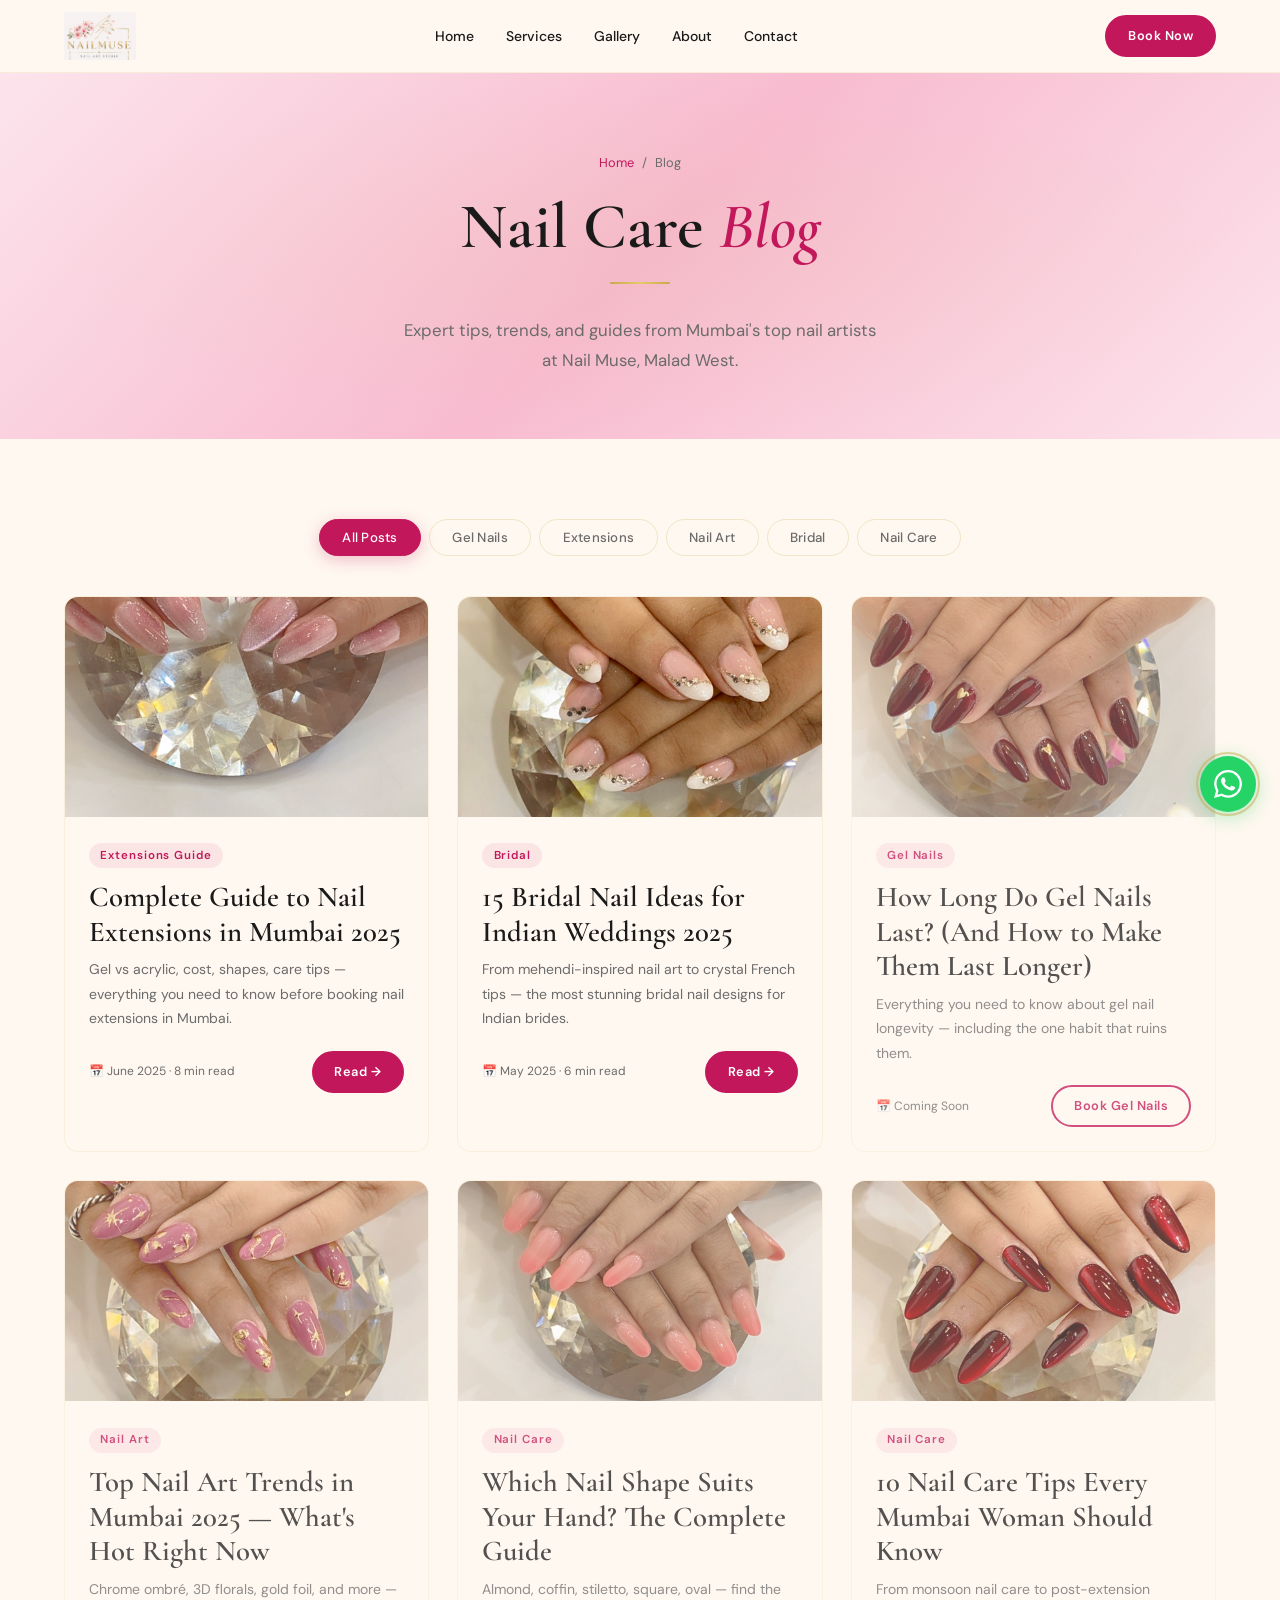
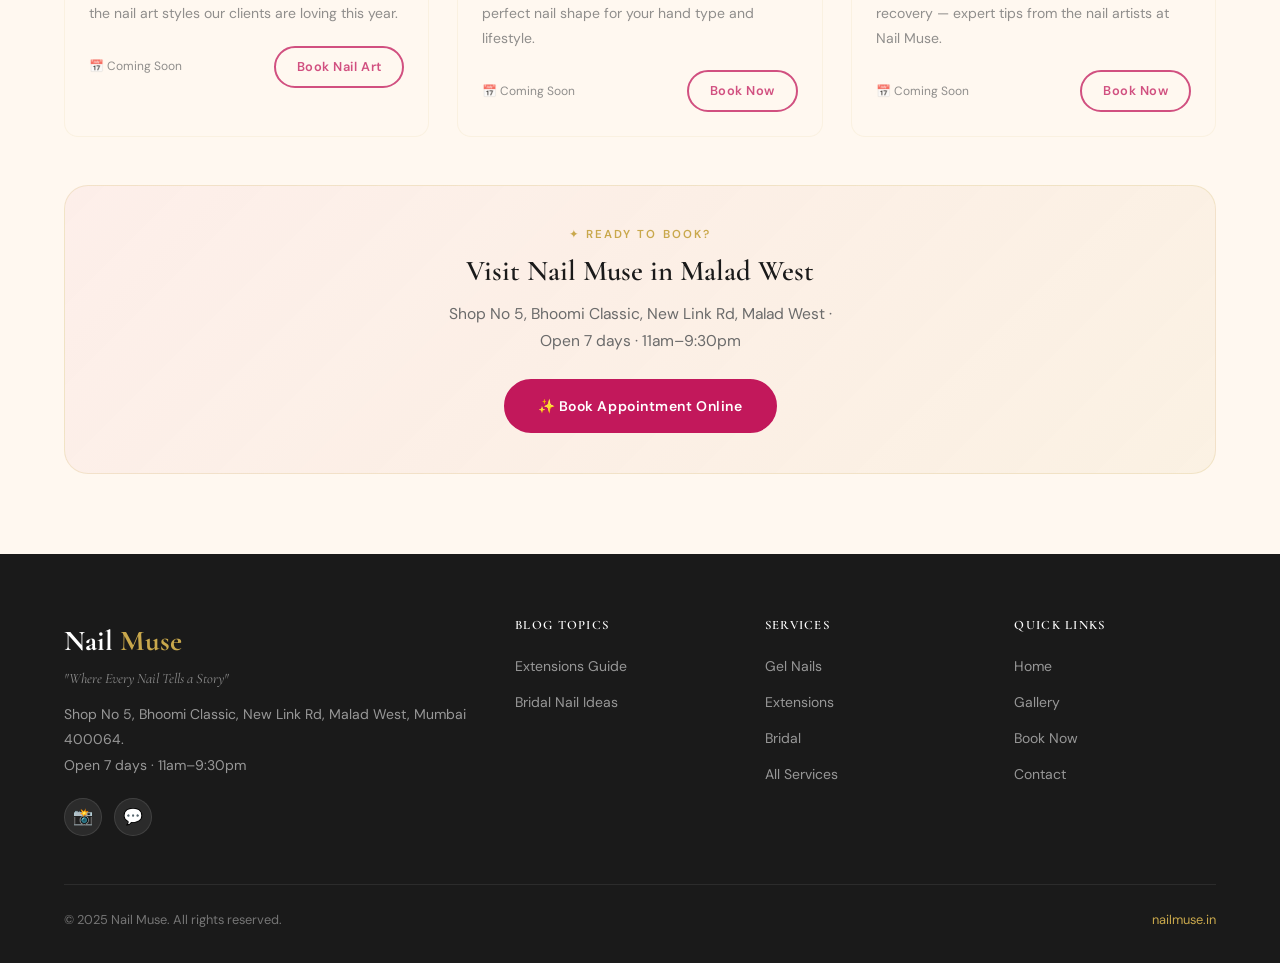
<file: blog/index.html>
<!DOCTYPE html>
<html lang="en">
<head>
  <meta charset="UTF-8" />
  <meta name="viewport" content="width=device-width, initial-scale=1.0" />
  <title>Nail Care Blog | Tips, Trends & Guides — Nail Muse Mumbai</title>
  <meta name="description" content="Expert nail care tips, nail art trends, extension guides, and bridal nail ideas from Nail Muse — Mumbai's top nail studio in Malad West." />
  <meta name="keywords" content="nail care tips Mumbai, nail art trends India, gel nails guide, bridal nail ideas, nail extension tips, nail blog Mumbai" />
  <link rel="canonical" href="https://nailmuse.in/blog/" />
  <meta property="og:title" content="Nail Care Blog | Tips & Trends — Nail Muse Mumbai" />
  <meta property="og:url" content="https://nailmuse.in/blog/" />
  <meta property="og:image" content="https://nailmuse.in/assets/logo/logo.png" />
  <link rel="icon" type="image/png" href="../assets/logo/logo.png" />
  <link rel="stylesheet" href="../assets/css/style.css" />
  <!-- Non-blocking Google Fonts -->
  <link rel="preconnect" href="https://fonts.googleapis.com" />
  <link rel="preconnect" href="https://fonts.gstatic.com" crossorigin />
  <link rel="stylesheet" href="https://fonts.googleapis.com/css2?family=Cormorant+Garamond:ital,wght@0,300;0,400;0,500;0,600;0,700;1,300;1,400;1,500&family=DM+Sans:wght@300;400;500;600&display=swap" media="print" onload="this.media='all'" />
  <noscript><link rel="stylesheet" href="https://fonts.googleapis.com/css2?family=Cormorant+Garamond:ital,wght@0,300;0,400;0,500;0,600;0,700;1,300;1,400;1,500&family=DM+Sans:wght@300;400;500;600&display=swap" /></noscript>
</head>
<body>
<nav id="navbar">
  <div class="container">
    <div class="nav-inner">
      <a href="../index.html" class="nav-logo"><img src="../assets/logo/logo.png" alt="Nail Muse" onerror="this.style.display='none'"><div class="nav-logo-text">Nail <span>Muse</span></div></a>
      <ul class="nav-links"><li><a href="../index.html">Home</a></li><li><a href="../services.html">Services</a></li><li><a href="../gallery.html">Gallery</a></li><li><a href="../about.html">About</a></li><li><a href="../contact.html">Contact</a></li></ul>
      <a href="../booking.html" class="btn btn-primary nav-cta btn-sm">Book Now</a>
      <button class="hamburger" aria-label="Toggle menu" aria-expanded="false"><span></span><span></span><span></span></button>
    </div>
  </div>
  <nav class="mobile-nav"><a href="../index.html">Home</a><a href="../services.html">Services</a><a href="../gallery.html">Gallery</a><a href="../about.html">About</a><a href="../contact.html">Contact</a><a href="../booking.html" class="btn btn-primary" style="margin-top:.5rem">Book Appointment</a></nav>
</nav>

<header class="page-hero">
  <div class="container">
    <div class="breadcrumb"><a href="../index.html">Home</a><span>/</span><span>Blog</span></div>
    <h1>Nail Care <em style="color:var(--rose)">Blog</em></h1>
    <div class="gold-divider"></div>
    <p>Expert tips, trends, and guides from Mumbai's top nail artists at Nail Muse, Malad West.</p>
  </div>
</header>

<main>
<section class="section">
  <div class="container">

    <!-- Category Filter -->
    <div class="og-filters fade-up" style="margin-bottom:2.5rem">
      <button class="og-tab active">All Posts</button>
      <button class="og-tab">Gel Nails</button>
      <button class="og-tab">Extensions</button>
      <button class="og-tab">Nail Art</button>
      <button class="og-tab">Bridal</button>
      <button class="og-tab">Nail Care</button>
    </div>

    <!-- Blog Grid -->
    <div class="cards-grid">

      <!-- Post 1 — Pillar -->
      <article class="card fade-up">
        <div class="card-img-wrap">
          <img class="card-img" src="../images/gallery/webp/9E84B2D3-AE76-44F6-B004-9298EAC9ECF6.jpg" alt="Nail extensions guide Mumbai" loading="lazy">
        </div>
        <div class="card-body">
          <div class="card-tag">Extensions Guide</div>
          <h3><a href="nail-extensions-complete-guide-mumbai.html" style="color:inherit;text-decoration:none">Complete Guide to Nail Extensions in Mumbai 2025</a></h3>
          <p>Gel vs acrylic, cost, shapes, care tips — everything you need to know before booking nail extensions in Mumbai.</p>
          <div style="display:flex;align-items:center;justify-content:space-between;margin-top:1rem">
            <span style="font-size:.75rem;color:var(--gray)">📅 June 2025 · 8 min read</span>
            <a href="nail-extensions-complete-guide-mumbai.html" class="btn btn-primary btn-sm">Read →</a>
          </div>
        </div>
      </article>

      <!-- Post 2 -->
      <article class="card fade-up">
        <div class="card-img-wrap">
          <img class="card-img" src="../images/gallery/webp/68CE8472-2C9B-410F-81F3-64D42786C8C7.jpg" alt="Bridal nail ideas Indian wedding" loading="lazy">
        </div>
        <div class="card-body">
          <div class="card-tag">Bridal</div>
          <h3><a href="bridal-nail-ideas-indian-wedding.html" style="color:inherit;text-decoration:none">15 Bridal Nail Ideas for Indian Weddings 2025</a></h3>
          <p>From mehendi-inspired nail art to crystal French tips — the most stunning bridal nail designs for Indian brides.</p>
          <div style="display:flex;align-items:center;justify-content:space-between;margin-top:1rem">
            <span style="font-size:.75rem;color:var(--gray)">📅 May 2025 · 6 min read</span>
            <a href="bridal-nail-ideas-indian-wedding.html" class="btn btn-primary btn-sm">Read →</a>
          </div>
        </div>
      </article>

      <!-- Post 3 — Coming soon teaser -->
      <article class="card fade-up" style="opacity:.75">
        <div class="card-img-wrap">
          <img class="card-img" src="../images/gallery/webp/CE4A6BA2-E96E-4E51-A5C1-1EE6A16892D1.jpg" alt="How long do gel nails last" loading="lazy">
        </div>
        <div class="card-body">
          <div class="card-tag">Gel Nails</div>
          <h3>How Long Do Gel Nails Last? (And How to Make Them Last Longer)</h3>
          <p>Everything you need to know about gel nail longevity — including the one habit that ruins them.</p>
          <div style="display:flex;align-items:center;justify-content:space-between;margin-top:1rem">
            <span style="font-size:.75rem;color:var(--gray)">📅 Coming Soon</span>
            <a href="../booking.html" class="btn btn-outline btn-sm" style="color:var(--rose);border-color:var(--rose)">Book Gel Nails</a>
          </div>
        </div>
      </article>

      <article class="card fade-up" style="opacity:.75">
        <div class="card-img-wrap">
          <img class="card-img" src="../images/gallery/webp/A8CD325B-E98B-440A-A809-B8DE9F3D8510.jpg" alt="Nail art trends Mumbai 2025" loading="lazy">
        </div>
        <div class="card-body">
          <div class="card-tag">Nail Art</div>
          <h3>Top Nail Art Trends in Mumbai 2025 — What's Hot Right Now</h3>
          <p>Chrome ombré, 3D florals, gold foil, and more — the nail art styles our clients are loving this year.</p>
          <div style="display:flex;align-items:center;justify-content:space-between;margin-top:1rem">
            <span style="font-size:.75rem;color:var(--gray)">📅 Coming Soon</span>
            <a href="../booking.html" class="btn btn-outline btn-sm" style="color:var(--rose);border-color:var(--rose)">Book Nail Art</a>
          </div>
        </div>
      </article>

      <article class="card fade-up" style="opacity:.75">
        <div class="card-img-wrap">
          <img class="card-img" src="../images/gallery/webp/46245FE5-96FC-49FA-A4F9-D047A7744C15.jpg" alt="Nail shapes guide" loading="lazy">
        </div>
        <div class="card-body">
          <div class="card-tag">Nail Care</div>
          <h3>Which Nail Shape Suits Your Hand? The Complete Guide</h3>
          <p>Almond, coffin, stiletto, square, oval — find the perfect nail shape for your hand type and lifestyle.</p>
          <div style="display:flex;align-items:center;justify-content:space-between;margin-top:1rem">
            <span style="font-size:.75rem;color:var(--gray)">📅 Coming Soon</span>
            <a href="../booking.html" class="btn btn-outline btn-sm" style="color:var(--rose);border-color:var(--rose)">Book Now</a>
          </div>
        </div>
      </article>

      <article class="card fade-up" style="opacity:.75">
        <div class="card-img-wrap">
          <img class="card-img" src="../images/gallery/webp/8FD94B49-1E43-47F0-9ABE-2BD628A99759.jpg" alt="Nail care tips Mumbai" loading="lazy">
        </div>
        <div class="card-body">
          <div class="card-tag">Nail Care</div>
          <h3>10 Nail Care Tips Every Mumbai Woman Should Know</h3>
          <p>From monsoon nail care to post-extension recovery — expert tips from the nail artists at Nail Muse.</p>
          <div style="display:flex;align-items:center;justify-content:space-between;margin-top:1rem">
            <span style="font-size:.75rem;color:var(--gray)">📅 Coming Soon</span>
            <a href="../booking.html" class="btn btn-outline btn-sm" style="color:var(--rose);border-color:var(--rose)">Book Now</a>
          </div>
        </div>
      </article>

    </div>

    <!-- CTA -->
    <div class="fade-up text-center" style="margin-top:3rem;padding:2.5rem;background:linear-gradient(135deg,rgba(242,184,198,.15),rgba(201,168,76,.08));border-radius:var(--radius-lg);border:1px solid rgba(201,168,76,.2)">
      <span class="section-label">✦ Ready to Book?</span>
      <h3 style="margin-bottom:.75rem">Visit Nail Muse in Malad West</h3>
      <p style="margin-bottom:1.5rem;max-width:400px;margin-left:auto;margin-right:auto">Shop No 5, Bhoomi Classic, New Link Rd, Malad West · Open 7 days · 11am–9:30pm</p>
      <a href="../booking.html" class="btn btn-primary">✨ Book Appointment Online</a>
    </div>

  </div>
</section>
</main>

<footer class="footer">
  <div class="container">
    <div class="footer-grid">
      <div class="footer-brand"><div class="footer-logo-text">Nail <span>Muse</span></div><div class="footer-tagline-text">"Where Every Nail Tells a Story"</div><p>Shop No 5, Bhoomi Classic, New Link Rd, Malad West, Mumbai 400064.<br>Open 7 days · 11am–9:30pm</p><div class="social-links"><a href="https://instagram.com/nailmuse2016" class="social-link" target="_blank">📸</a><a href="https://wa.me/918879336671" class="social-link" target="_blank">💬</a></div></div>
      <div class="footer-col"><h5>Blog Topics</h5><ul><li><a href="nail-extensions-complete-guide-mumbai.html">Extensions Guide</a></li><li><a href="bridal-nail-ideas-indian-wedding.html">Bridal Nail Ideas</a></li></ul></div>
      <div class="footer-col"><h5>Services</h5><ul><li><a href="../gel-nails-mumbai.html">Gel Nails</a></li><li><a href="../nail-extensions-mumbai.html">Extensions</a></li><li><a href="../bridal-nails-mumbai.html">Bridal</a></li><li><a href="../services.html">All Services</a></li></ul></div>
      <div class="footer-col"><h5>Quick Links</h5><ul><li><a href="../index.html">Home</a></li><li><a href="../gallery.html">Gallery</a></li><li><a href="../booking.html">Book Now</a></li><li><a href="../contact.html">Contact</a></li></ul></div>
    </div>
    <div class="footer-bottom"><p>© 2025 Nail Muse. All rights reserved.</p><p><a href="https://nailmuse.in">nailmuse.in</a></p></div>
  </div>
</footer>
<a href="https://wa.me/918879336671" class="whatsapp-float" aria-label="WhatsApp" target="_blank" rel="noopener"><svg width="28" height="28" viewBox="0 0 24 24" fill="currentColor"><path d="M17.472 14.382c-.297-.149-1.758-.867-2.03-.967-.273-.099-.471-.148-.67.15-.197.297-.767.966-.94 1.164-.173.199-.347.223-.644.075-.297-.15-1.255-.463-2.39-1.475-.883-.788-1.48-1.761-1.653-2.059-.173-.297-.018-.458.13-.606.134-.133.298-.347.446-.52.149-.174.198-.298.298-.497.099-.198.05-.371-.025-.52-.075-.149-.669-1.612-.916-2.207-.242-.579-.487-.5-.669-.51-.173-.008-.371-.01-.57-.01-.198 0-.52.074-.792.372-.272.297-1.04 1.016-1.04 2.479 0 1.462 1.065 2.875 1.213 3.074.149.198 2.096 3.2 5.077 4.487.709.306 1.262.489 1.694.625.712.227 1.36.195 1.871.118.571-.085 1.758-.719 2.006-1.413.248-.694.248-1.289.173-1.413-.074-.124-.272-.198-.57-.347m-5.421 7.403h-.004a9.87 9.87 0 01-5.031-1.378l-.361-.214-3.741.982.998-3.648-.235-.374a9.86 9.86 0 01-1.51-5.26c.001-5.45 4.436-9.884 9.888-9.884 2.64 0 5.122 1.03 6.988 2.898a9.825 9.825 0 012.893 6.994c-.003 5.45-4.437 9.884-9.885 9.884m8.413-18.297A11.815 11.815 0 0012.05 0C5.495 0 .16 5.335.157 11.892c0 2.096.547 4.142 1.588 5.945L.057 24l6.305-1.654a11.882 11.882 0 005.683 1.448h.005c6.554 0 11.89-5.335 11.893-11.893a11.821 11.821 0 00-3.48-8.413z"/></svg></a>
<button class="scroll-top" aria-label="Scroll to top">↑</button>
<div class="mobile-book-bar"><a href="../booking.html" class="btn btn-primary">✨ Book Appointment</a></div>
<script defer src="../assets/js/main.js"></script>
</body>
</html>
</file>
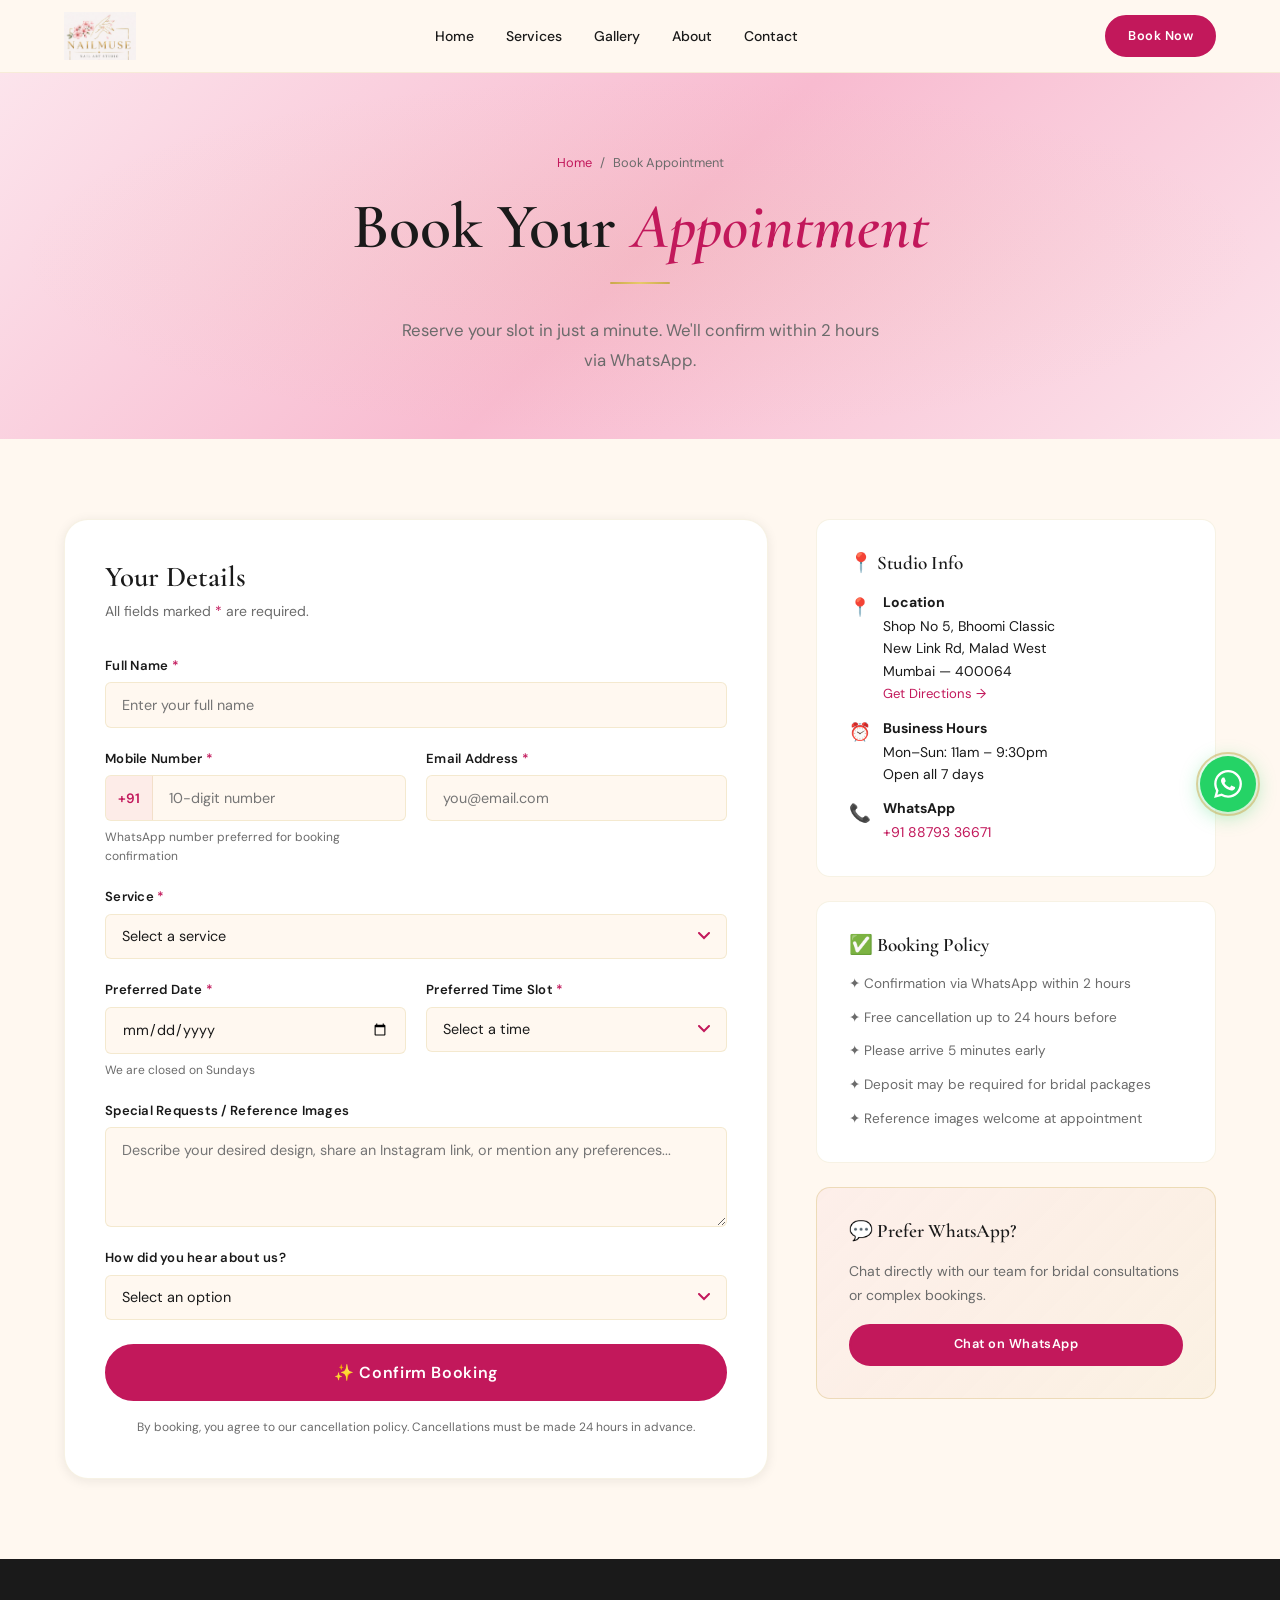
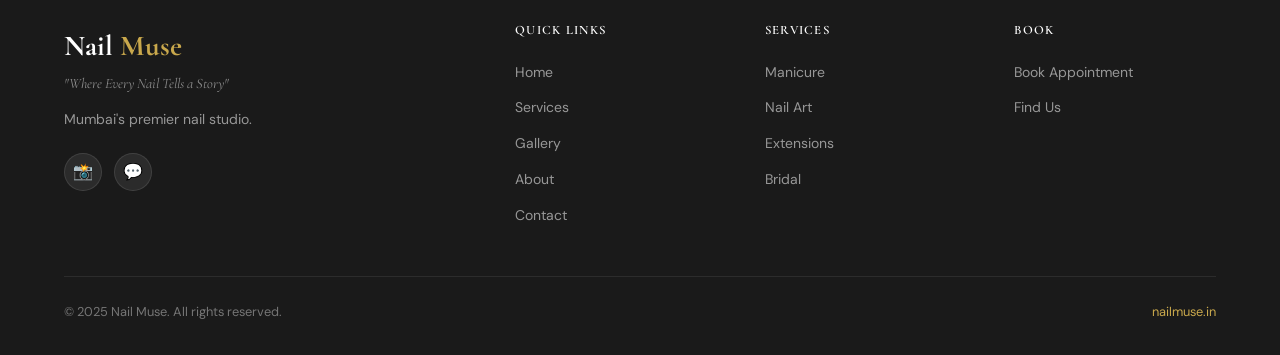
<file: booking.html>
<!DOCTYPE html>
<html lang="en">
<head>
  <meta charset="UTF-8" />
  <meta name="viewport" content="width=device-width, initial-scale=1.0" />
  <title>Book Nail Appointment Mumbai | Online Booking — Nail Muse</title>
  <meta name="keywords" content="book nail appointment Mumbai, nail salon booking online Mumbai, nail appointment near me Mumbai" />
  <meta name="description" content="Book your nail appointment at Nail Muse Mumbai in 60 seconds. Choose service, date & time. WhatsApp confirmation within 2 hours. Mon-Sat 10am-7pm." />
  <link rel="icon" type="image/png" sizes="32x32" href="assets/logo/favicon-32.png" />
  <link rel="icon" type="image/png" sizes="16x16" href="assets/logo/favicon-16.png" />
  <link rel="apple-touch-icon" sizes="180x180" href="assets/logo/apple-touch-icon.png" />
  <link rel="stylesheet" href="assets/css/style.css" />

  <link rel="canonical" href="https://nailmuse.in/booking.html" />
  <meta property="og:title" content="Book Nail Appointment Mumbai | Online Booking — Nail Muse" />
  <meta property="og:description" content="Book your nail appointment at Nail Muse Mumbai in 60 seconds. Choose service, date & time. WhatsApp confirmation within 2 hours. Mon-Sat 10am-7pm." />
  <meta property="og:type" content="website" />
  <meta property="og:url" content="https://nailmuse.in/booking.html" />
  <meta property="og:image" content="https://nailmuse.in/assets/logo/logo.png" />
  <meta property="og:site_name" content="Nail Muse" />
  <meta property="og:locale" content="en_IN" />
  <meta name="twitter:card" content="summary_large_image" />
  <meta name="twitter:title" content="Book Nail Appointment Mumbai | Online Booking — Nail Muse" />
  <meta name="twitter:description" content="Book your nail appointment at Nail Muse Mumbai in 60 seconds. Choose service, date & time. WhatsApp confirmation within 2 hours. Mon-Sat 10am-7pm." />
  <meta name="twitter:image" content="https://nailmuse.in/assets/logo/logo.png" />
  <meta name="geo.region" content="IN-MH" />
  <meta name="geo.placename" content="Mumbai, Maharashtra" />
  <script type="application/ld+json">
  {
    "@context": "https://schema.org",
    "@type": ["NailSalon", "LocalBusiness"],
    "name": "Nail Muse",
    "alternateName": "Nail Muse Nail Art Studio",
    "description": "Mumbai's premier nail art studio specialising in gel nails, extensions, nail art and bridal packages. 20,000+ happy clients, 5-star rated.",
    "url": "https://nailmuse.in",
    "logo": "https://nailmuse.in/assets/logo/logo.png",
    "image": "https://nailmuse.in/assets/logo/logo.png",
    "telephone": "+918879336671",
    "email": "nailmuse2016@gmail.com",
    "priceRange": "\u20b9\u20b9",
    "currenciesAccepted": "INR",
    "paymentAccepted": "Cash, UPI, Card",
    "address": {
      "@type": "PostalAddress",
      "streetAddress": "Shop No 5, Bhoomi Classic, New Link Rd, Malad",
      "addressLocality": "Malad West",
      "addressRegion": "Maharashtra",
      "postalCode": "400064",
      "addressCountry": "IN"
    },
    "geo": {"@type":"GeoCoordinates","latitude":"19.1874","longitude":"72.8481"},
    "openingHoursSpecification": [{
      "@type": "OpeningHoursSpecification",
      "dayOfWeek": ["Monday","Tuesday","Wednesday","Thursday","Friday","Saturday","Sunday"],
      "opens": "11:00",
      "closes": "21:30"
    }],
    "sameAs": ["https://www.instagram.com/nailmuse2016"],
    "aggregateRating": {
      "@type": "AggregateRating",
      "ratingValue": "5",
      "reviewCount": "500",
      "bestRating": "5"
    },
    "makesOffer": [
      {"@type":"Offer","name":"Basic Manicure","price":"499","priceCurrency":"INR"},
      {"@type":"Offer","name":"Gel Manicure","price":"899","priceCurrency":"INR"},
      {"@type":"Offer","name":"Gel Extensions","price":"2200","priceCurrency":"INR"},
      {"@type":"Offer","name":"Bridal Nail Package","price":"8500","priceCurrency":"INR"}
    ]
  }
  </script>
  <script type="application/ld+json">
  {"@context":"https://schema.org","@type":"BreadcrumbList","itemListElement":[
    {"@type":"ListItem","position":1,"name":"Home","item":"https://nailmuse.in"},
    {"@type":"ListItem","position":2,"name":"Book Appointment","item":"https://nailmuse.in/booking.html"}
  ]}
  </script>
  <!-- Non-blocking Google Fonts -->
  <link rel="preconnect" href="https://fonts.googleapis.com" />
  <link rel="preconnect" href="https://fonts.gstatic.com" crossorigin />
  <link rel="stylesheet" href="https://fonts.googleapis.com/css2?family=Cormorant+Garamond:ital,wght@0,300;0,400;0,500;0,600;0,700;1,300;1,400;1,500&family=DM+Sans:wght@300;400;500;600&display=swap" media="print" onload="this.media='all'" />
  <noscript><link rel="stylesheet" href="https://fonts.googleapis.com/css2?family=Cormorant+Garamond:ital,wght@0,300;0,400;0,500;0,600;0,700;1,300;1,400;1,500&family=DM+Sans:wght@300;400;500;600&display=swap" /></noscript>
</head>
<body>
<nav id="navbar">
  <div class="container">
    <div class="nav-inner">
      <a href="index.html" class="nav-logo">
        <img src="assets/logo/logo.png" alt="Nail Muse" onerror="this.style.display='none'">
        <div class="nav-logo-text">Nail <span>Muse</span></div>
      </a>
      <ul class="nav-links">
        <li><a href="index.html">Home</a></li><li><a href="services.html">Services</a></li>
        <li><a href="gallery.html">Gallery</a></li><li><a href="about.html">About</a></li>
        <li><a href="contact.html">Contact</a></li>
      </ul>
      <a href="booking.html" class="btn btn-primary nav-cta btn-sm">Book Now</a>
      <button class="hamburger" aria-label="Toggle menu" aria-expanded="false"><span></span><span></span><span></span></button>
    </div>
  </div>
  <nav class="mobile-nav">
    <a href="index.html">Home</a><a href="services.html">Services</a><a href="gallery.html">Gallery</a>
    <a href="about.html">About</a><a href="contact.html">Contact</a>
  </nav>
</nav>

<header class="page-hero">
  <div class="container">
    <div class="breadcrumb"><a href="index.html">Home</a><span>/</span><span>Book Appointment</span></div>
    <h1>Book Your <em style="color:var(--rose)">Appointment</em></h1>
    <div class="gold-divider"></div>
    <p>Reserve your slot in just a minute. We'll confirm within 2 hours via WhatsApp.</p>
  </div>
</header>

<main>
<section class="section">
  <div class="container">
    <div class="booking-layout">

      <!-- Booking Form -->
      <div>
        <div class="booking-form-wrap" id="booking-form-wrap">
          <h3 style="margin-bottom:.25rem">Your Details</h3>
          <p style="margin-bottom:2rem;font-size:.875rem">All fields marked <span style="color:var(--rose)">*</span> are required.</p>

          <form id="booking-form" novalidate>
            <div class="form-grid">

              <!-- Full Name -->
              <div class="form-group full">
                <label class="form-label" for="booking-name">Full Name <span class="req">*</span></label>
                <input class="form-input" type="text" id="booking-name" name="name"
                  placeholder="Enter your full name" required autocomplete="name">
              </div>

              <!-- Mobile -->
              <div class="form-group">
                <label class="form-label" for="booking-phone">Mobile Number <span class="req">*</span></label>
                <div class="input-prefix">
                  <span class="prefix-tag">+91</span>
                  <input class="form-input" type="tel" id="booking-phone" name="phone"
                    placeholder="10-digit number" required maxlength="10"
                    autocomplete="tel" pattern="[0-9]{10}">
                </div>
                <span class="form-hint">WhatsApp number preferred for booking confirmation</span>
              </div>

              <!-- Email -->
              <div class="form-group">
                <label class="form-label" for="booking-email">Email Address <span class="req">*</span></label>
                <input class="form-input" type="email" id="booking-email" name="email"
                  placeholder="you@email.com" required autocomplete="email">
              </div>

              <!-- Service -->
              <div class="form-group full">
                <label class="form-label" for="booking-service">Service <span class="req">*</span></label>
                <select class="form-select" id="booking-service" name="service" required>
                  <option value="" disabled selected>Select a service</option>
                  <optgroup label="Manicure">
                    <option>Basic Manicure — ₹499</option>
                    <option>Gel Manicure — ₹899</option>
                    <option>Luxury Manicure — ₹1,299</option>
                    <option>French Manicure — ₹749</option>
                  </optgroup>
                  <optgroup label="Pedicure">
                    <option>Basic Pedicure — ₹599</option>
                    <option>Gel Pedicure — ₹999</option>
                    <option>Luxury Spa Pedicure — ₹1,499</option>
                    <option>Mani-Pedi Combo — ₹1,299</option>
                  </optgroup>
                  <optgroup label="Nail Art">
                    <option>Simple Nail Art — ₹150/nail</option>
                    <option>Detailed Nail Art — ₹250/nail</option>
                    <option>3D Nail Art — ₹400/nail</option>
                    <option>Chrome & Foil — ₹599</option>
                    <option>Ombre / Gradient — ₹799</option>
                    <option>Seasonal / Festive Set — ₹1,499</option>
                  </optgroup>
                  <optgroup label="Extensions">
                    <option>Gel Extensions Full Set — ₹2,200</option>
                    <option>Acrylic Extensions Full Set — ₹1,800</option>
                    <option>Extensions Infill — ₹999</option>
                    <option>Extension Removal — ₹399</option>
                  </optgroup>
                  <optgroup label="Gel / Acrylic">
                    <option>Gel Polish (Natural Nails) — ₹899</option>
                    <option>Hard Gel Overlay — ₹1,299</option>
                    <option>Acrylic Full Set — ₹1,800</option>
                    <option>Gel Removal — ₹299</option>
                  </optgroup>
                  <optgroup label="Bridal">
                    <option>Bridal Full Package — ₹8,500+</option>
                    <option>Bridal Trial Session — ₹1,999</option>
                    <option>Bridesmaid Package — ₹1,299/person</option>
                    <option>Mehendi Nail Art — ₹3,500</option>
                  </optgroup>
                </select>
              </div>

              <!-- Date -->
              <div class="form-group">
                <label class="form-label" for="booking-date">Preferred Date <span class="req">*</span></label>
                <input class="form-input" type="date" id="booking-date" name="date" required>
                <span class="form-hint">We are closed on Sundays</span>
              </div>

              <!-- Time -->
              <div class="form-group">
                <label class="form-label" for="booking-time">Preferred Time Slot <span class="req">*</span></label>
                <select class="form-select" id="booking-time" name="time" required>
                  <option value="" disabled selected>Select a time</option>
                  <option value="10:00 AM">10:00 AM</option>
                  <option value="11:00 AM">11:00 AM</option>
                  <option value="12:00 PM">12:00 PM</option>
                  <option value="2:00 PM">2:00 PM</option>
                  <option value="3:00 PM">3:00 PM</option>
                  <option value="4:00 PM">4:00 PM</option>
                  <option value="5:00 PM">5:00 PM</option>
                  <option value="6:00 PM">6:00 PM</option>
                </select>
              </div>

              <!-- Special Requests -->
              <div class="form-group full">
                <label class="form-label" for="booking-requests">Special Requests / Reference Images</label>
                <textarea class="form-textarea" id="booking-requests" name="requests"
                  placeholder="Describe your desired design, share an Instagram link, or mention any preferences..."></textarea>
              </div>

              <!-- Referral -->
              <div class="form-group full">
                <label class="form-label" for="booking-referral">How did you hear about us?</label>
                <select class="form-select" id="booking-referral" name="referral">
                  <option value="" disabled selected>Select an option</option>
                  <option>Instagram</option>
                  <option>Google Search</option>
                  <option>Friend / Family Referral</option>
                  <option>WhatsApp</option>
                  <option>Walk-in / Seen the Studio</option>
                  <option>Wedding Platform (WedMeGood, etc.)</option>
                  <option>Other</option>
                </select>
              </div>

            </div>

            <!-- Error Banner -->
            <div id="booking-error" style="display:none;background:rgba(194,24,91,.08);border:1px solid rgba(194,24,91,.3);border-radius:var(--radius-sm);padding:1rem;margin-top:1rem;font-size:.875rem;color:var(--rose)">
              Something went wrong. Please try again.
              <button id="retry-booking" style="background:none;border:none;color:var(--rose);text-decoration:underline;cursor:pointer;font-size:.875rem;margin-left:.5rem">Retry</button>
            </div>

            <button type="submit" class="btn btn-primary booking-submit" style="margin-top:1.5rem">
              ✨ Confirm Booking
            </button>

            <p style="font-size:.75rem;color:var(--gray);text-align:center;margin-top:1rem">
              By booking, you agree to our cancellation policy. Cancellations must be made 24 hours in advance.
            </p>
          </form>
        </div>

        <!-- Success Screen -->
        <div id="booking-success" class="booking-success booking-form-wrap">
          <div class="success-icon">🎉</div>
          <h2>Booking Received!</h2>
          <p style="margin:.75rem 0 .25rem">Your booking reference number is:</p>
          <div class="booking-ref" id="ref-number">NM-20250530-001</div>
          <p style="margin-bottom:1.5rem;font-size:.9rem">We'll confirm your appointment via WhatsApp within <strong>2 hours</strong>. Please save your booking reference.</p>
          <div style="display:flex;gap:1rem;justify-content:center;flex-wrap:wrap">
            <a href="https://wa.me/918879336671" class="btn btn-primary" target="_blank" rel="noopener">💬 Message Us on WhatsApp</a>
            <a href="services.html" class="btn btn-outline" style="color:var(--rose);border-color:var(--rose)">Browse Services</a>
          </div>
          <p style="margin-top:1.5rem;font-size:.8rem;color:var(--gray)">
            📍 Nail Muse Studio, Mumbai, Maharashtra<br>
            ⏰ Mon–Sat 10am–7pm | Sun Closed
          </p>
        </div>
      </div>

      <!-- Sidebar -->
      <div class="booking-sidebar">
        <div class="sidebar-card">
          <h4>📍 Studio Info</h4>
          <div class="sidebar-info">
            <div class="sidebar-info-item">
              <span class="si-icon">📍</span>
              <div>
                <strong>Location</strong>
                <span>Shop No 5, Bhoomi Classic<br>New Link Rd, Malad West<br>Mumbai — 400064<br>
                <a href="https://maps.google.com/?q=Shop+No+5+Bhoomi+Classic+New+Link+Rd+Malad+West+Mumbai+400064" style="color:var(--rose);font-size:.82rem" target="_blank">Get Directions →</a></span>
              </div>
            </div>
            <div class="sidebar-info-item">
              <span class="si-icon">⏰</span>
              <div>
                <strong>Business Hours</strong>
                <span>Mon–Sun: 11am – 9:30pm<br>Open all 7 days</span>
              </div>
            </div>
            <div class="sidebar-info-item">
              <span class="si-icon">📞</span>
              <div>
                <strong>WhatsApp</strong>
                <a href="https://wa.me/918879336671" style="color:var(--rose);font-size:.875rem" target="_blank">+91 88793 36671</a>
              </div>
            </div>
          </div>
        </div>

        <div class="sidebar-card">
          <h4>✅ Booking Policy</h4>
          <div style="display:flex;flex-direction:column;gap:.75rem;font-size:.85rem;color:var(--gray)">
            <div>✦ Confirmation via WhatsApp within 2 hours</div>
            <div>✦ Free cancellation up to 24 hours before</div>
            <div>✦ Please arrive 5 minutes early</div>
            <div>✦ Deposit may be required for bridal packages</div>
            <div>✦ Reference images welcome at appointment</div>
          </div>
        </div>

        <div class="sidebar-card" style="background:linear-gradient(135deg,rgba(242,184,198,.15),rgba(201,168,76,.08));border-color:rgba(201,168,76,.3)">
          <h4>💬 Prefer WhatsApp?</h4>
          <p style="font-size:.875rem;margin-bottom:1rem">Chat directly with our team for bridal consultations or complex bookings.</p>
          <a href="https://wa.me/918879336671" class="btn btn-primary btn-sm" target="_blank" rel="noopener" style="width:100%;justify-content:center">
            Chat on WhatsApp
          </a>
        </div>
      </div>

    </div>
  </div>
</section>
</main>

<footer class="footer">
  <div class="container">
    <div class="footer-grid">
      <div class="footer-brand">
        <div class="footer-logo-text">Nail <span>Muse</span></div>
        <div class="footer-tagline-text">"Where Every Nail Tells a Story"</div>
        <p>Mumbai's premier nail studio.</p>
        <div class="social-links">
          <a href="https://instagram.com/nailmuse2016" class="social-link" target="_blank">📸</a>
          <a href="https://wa.me/918879336671" class="social-link" target="_blank">💬</a>
        </div>
      </div>
      <div class="footer-col"><h5>Quick Links</h5><ul><li><a href="index.html">Home</a></li><li><a href="services.html">Services</a></li><li><a href="gallery.html">Gallery</a></li><li><a href="about.html">About</a></li><li><a href="contact.html">Contact</a></li></ul></div>
      <div class="footer-col"><h5>Services</h5><ul><li><a href="services.html">Manicure</a></li><li><a href="services.html">Nail Art</a></li><li><a href="services.html">Extensions</a></li><li><a href="services.html">Bridal</a></li></ul></div>
      <div class="footer-col"><h5>Book</h5><ul><li><a href="booking.html">Book Appointment</a></li><li><a href="contact.html">Find Us</a></li></ul></div>
    </div>
    <div class="footer-bottom">
      <p>© 2025 Nail Muse. All rights reserved.</p>
      <p><a href="https://nailmuse.in">nailmuse.in</a></p>
    </div>
  </div>
</footer>

<a href="https://wa.me/918879336671" class="whatsapp-float" aria-label="WhatsApp" target="_blank" rel="noopener">
  <svg width="28" height="28" viewBox="0 0 24 24" fill="currentColor"><path d="M17.472 14.382c-.297-.149-1.758-.867-2.03-.967-.273-.099-.471-.148-.67.15-.197.297-.767.966-.94 1.164-.173.199-.347.223-.644.075-.297-.15-1.255-.463-2.39-1.475-.883-.788-1.48-1.761-1.653-2.059-.173-.297-.018-.458.13-.606.134-.133.298-.347.446-.52.149-.174.198-.298.298-.497.099-.198.05-.371-.025-.52-.075-.149-.669-1.612-.916-2.207-.242-.579-.487-.5-.669-.51-.173-.008-.371-.01-.57-.01-.198 0-.52.074-.792.372-.272.297-1.04 1.016-1.04 2.479 0 1.462 1.065 2.875 1.213 3.074.149.198 2.096 3.2 5.077 4.487.709.306 1.262.489 1.694.625.712.227 1.36.195 1.871.118.571-.085 1.758-.719 2.006-1.413.248-.694.248-1.289.173-1.413-.074-.124-.272-.198-.57-.347m-5.421 7.403h-.004a9.87 9.87 0 01-5.031-1.378l-.361-.214-3.741.982.998-3.648-.235-.374a9.86 9.86 0 01-1.51-5.26c.001-5.45 4.436-9.884 9.888-9.884 2.64 0 5.122 1.03 6.988 2.898a9.825 9.825 0 012.893 6.994c-.003 5.45-4.437 9.884-9.885 9.884m8.413-18.297A11.815 11.815 0 0012.05 0C5.495 0 .16 5.335.157 11.892c0 2.096.547 4.142 1.588 5.945L.057 24l6.305-1.654a11.882 11.882 0 005.683 1.448h.005c6.554 0 11.89-5.335 11.893-11.893a11.821 11.821 0 00-3.48-8.413z"/></svg>
</a>
<button class="scroll-top" aria-label="Scroll to top">↑</button>
<script defer src="assets/js/main.js"></script>

<!-- ================================================================
  GOOGLE APPS SCRIPT — Deploy at script.google.com

  SETUP INSTRUCTIONS:
  1. Go to script.google.com → New Project → paste this code
  2. Replace SPREADSHEET_ID with your Google Sheet ID
  3. Replace OWNER_EMAIL with salon owner's email
  4. Replace OWNER_WHATSAPP with owner's WhatsApp number
  5. Deploy → New deployment → Web app
     - Execute as: Me
     - Who has access: Anyone
  6. Copy the Web App URL
  7. In assets/js/main.js replace YOUR_APPS_SCRIPT_WEB_APP_URL_HERE
     with the copied URL

  FUTURE ENHANCEMENT — Google Calendar API:
  Uncomment the createCalendarEvent() function and follow comments
  to auto-create calendar events on confirmed bookings.
  Requires enabling Google Calendar API in Apps Script services.
================================================================

const SPREADSHEET_ID = 'YOUR_GOOGLE_SHEET_ID_HERE';
const OWNER_EMAIL    = 'owner@nailmuse.in';
const OWNER_WHATSAPP = '918879336671';  // No + prefix

function doPost(e) {
  try {
    const data = JSON.parse(e.postData.contents);

    // 1. Save to Google Sheet
    saveToSheet(data);

    // 2. Send confirmation email to customer
    sendConfirmationEmail(data);

    // 3. Notify salon owner by email
    notifyOwner(data);

    // 4. WhatsApp notification payload (manual trigger / Business API)
    // logWhatsAppPayload(data);

    // FUTURE: Auto-create Google Calendar event
    // createCalendarEvent(data);

    return ContentService
      .createTextOutput(JSON.stringify({ success: true, ref: data.bookingRef }))
      .setMimeType(ContentService.MimeType.JSON);

  } catch(err) {
    return ContentService
      .createTextOutput(JSON.stringify({ success: false, error: err.message }))
      .setMimeType(ContentService.MimeType.JSON);
  }
}

function doGet(e) {
  return ContentService.createTextOutput('Nail Muse Booking API is running.');
}

function saveToSheet(data) {
  const ss    = SpreadsheetApp.openById(SPREADSHEET_ID);
  let sheet   = ss.getSheetByName('Bookings');
  if (!sheet) {
    sheet = ss.insertSheet('Bookings');
    sheet.appendRow([
      'Booking Ref', 'Timestamp', 'Name', 'Phone', 'Email',
      'Service', 'Date', 'Time', 'Special Requests', 'Referral', 'Status'
    ]);
    sheet.getRange(1,1,1,11).setFontWeight('bold').setBackground('#C2185B').setFontColor('#FFFFFF');
  }
  sheet.appendRow([
    data.bookingRef,
    data.timestamp,
    data.name,
    '+91' + data.phone,
    data.email,
    data.service,
    data.date,
    data.time,
    data.requests || '—',
    data.referral  || '—',
    'Pending Confirmation'
  ]);
}

function sendConfirmationEmail(data) {
  const subject = `Booking Confirmed — ${data.bookingRef} | Nail Muse`;
  const body = `
Hi ${data.name},

Thank you for booking with Nail Muse! 💅

Your booking details:
━━━━━━━━━━━━━━━━━━━━
Booking Reference : ${data.bookingRef}
Service           : ${data.service}
Date              : ${data.date}
Time              : ${data.time}
━━━━━━━━━━━━━━━━━━━━

We'll confirm your slot via WhatsApp at +91${data.phone} within 2 hours.

Studio Address : Mumbai, Maharashtra
Business Hours : Mon–Sat 10am–7pm | Sun Closed
WhatsApp       : +918879336671

Cancellation Policy: Please cancel at least 24 hours in advance.

Looking forward to creating something beautiful for you! ✨

With love,
The Nail Muse Team
nailmuse.in
  `.trim();

  GmailApp.sendEmail(data.email, subject, body);
}

function notifyOwner(data) {
  const subject = `New Booking ${data.bookingRef} — ${data.service}`;
  const body = `
New booking received at Nail Muse!

Booking Ref : ${data.bookingRef}
Name        : ${data.name}
Phone       : +91${data.phone}
Email       : ${data.email}
Service     : ${data.service}
Date        : ${data.date}
Time        : ${data.time}
Requests    : ${data.requests || 'None'}
Referral    : ${data.referral  || 'Not specified'}
Received    : ${data.timestamp}

Please confirm within 2 hours via WhatsApp.
  `.trim();

  GmailApp.sendEmail(OWNER_EMAIL, subject, body);
}

function logWhatsAppPayload(data) {
  // WhatsApp Business API payload — log to sheet for manual trigger
  // or integrate with Twilio / Interakt / AiSensy
  const payload = {
    phone: OWNER_WHATSAPP,
    message: `🌸 NEW BOOKING — ${data.bookingRef}\n👤 ${data.name}\n📱 +91${data.phone}\n💅 ${data.service}\n📅 ${data.date} at ${data.time}`
  };

  // Log to Logs sheet
  const ss    = SpreadsheetApp.openById(SPREADSHEET_ID);
  let logSheet = ss.getSheetByName('WhatsApp Log');
  if (!logSheet) logSheet = ss.insertSheet('WhatsApp Log');
  logSheet.appendRow([new Date(), JSON.stringify(payload)]);
}

// FUTURE: Google Calendar Integration
// Uncomment and enable Calendar API in Services > Advanced Google Services
//
// function createCalendarEvent(data) {
//   const calendar = CalendarApp.getDefaultCalendar();
//   const [year, month, day] = data.date.split('-').map(Number);
//   const [time, period]     = data.time.split(' ');
//   const [h, m]             = time.split(':').map(Number);
//   const hour = period === 'PM' && h !== 12 ? h + 12 : (period === 'AM' && h === 12 ? 0 : h);
//
//   const start = new Date(year, month - 1, day, hour, m);
//   const end   = new Date(start.getTime() + 60 * 60 * 1000); // 1 hour default
//
//   calendar.createEvent(
//     `${data.service} — ${data.name} (${data.bookingRef})`,
//     start, end,
//     {
//       description: `Client: ${data.name}\nPhone: +91${data.phone}\nEmail: ${data.email}\nRequests: ${data.requests}`,
//       location: 'Nail Muse Studio, Mumbai'
//     }
//   );
// }

================================================================ -->
</body>
</html>
</file>
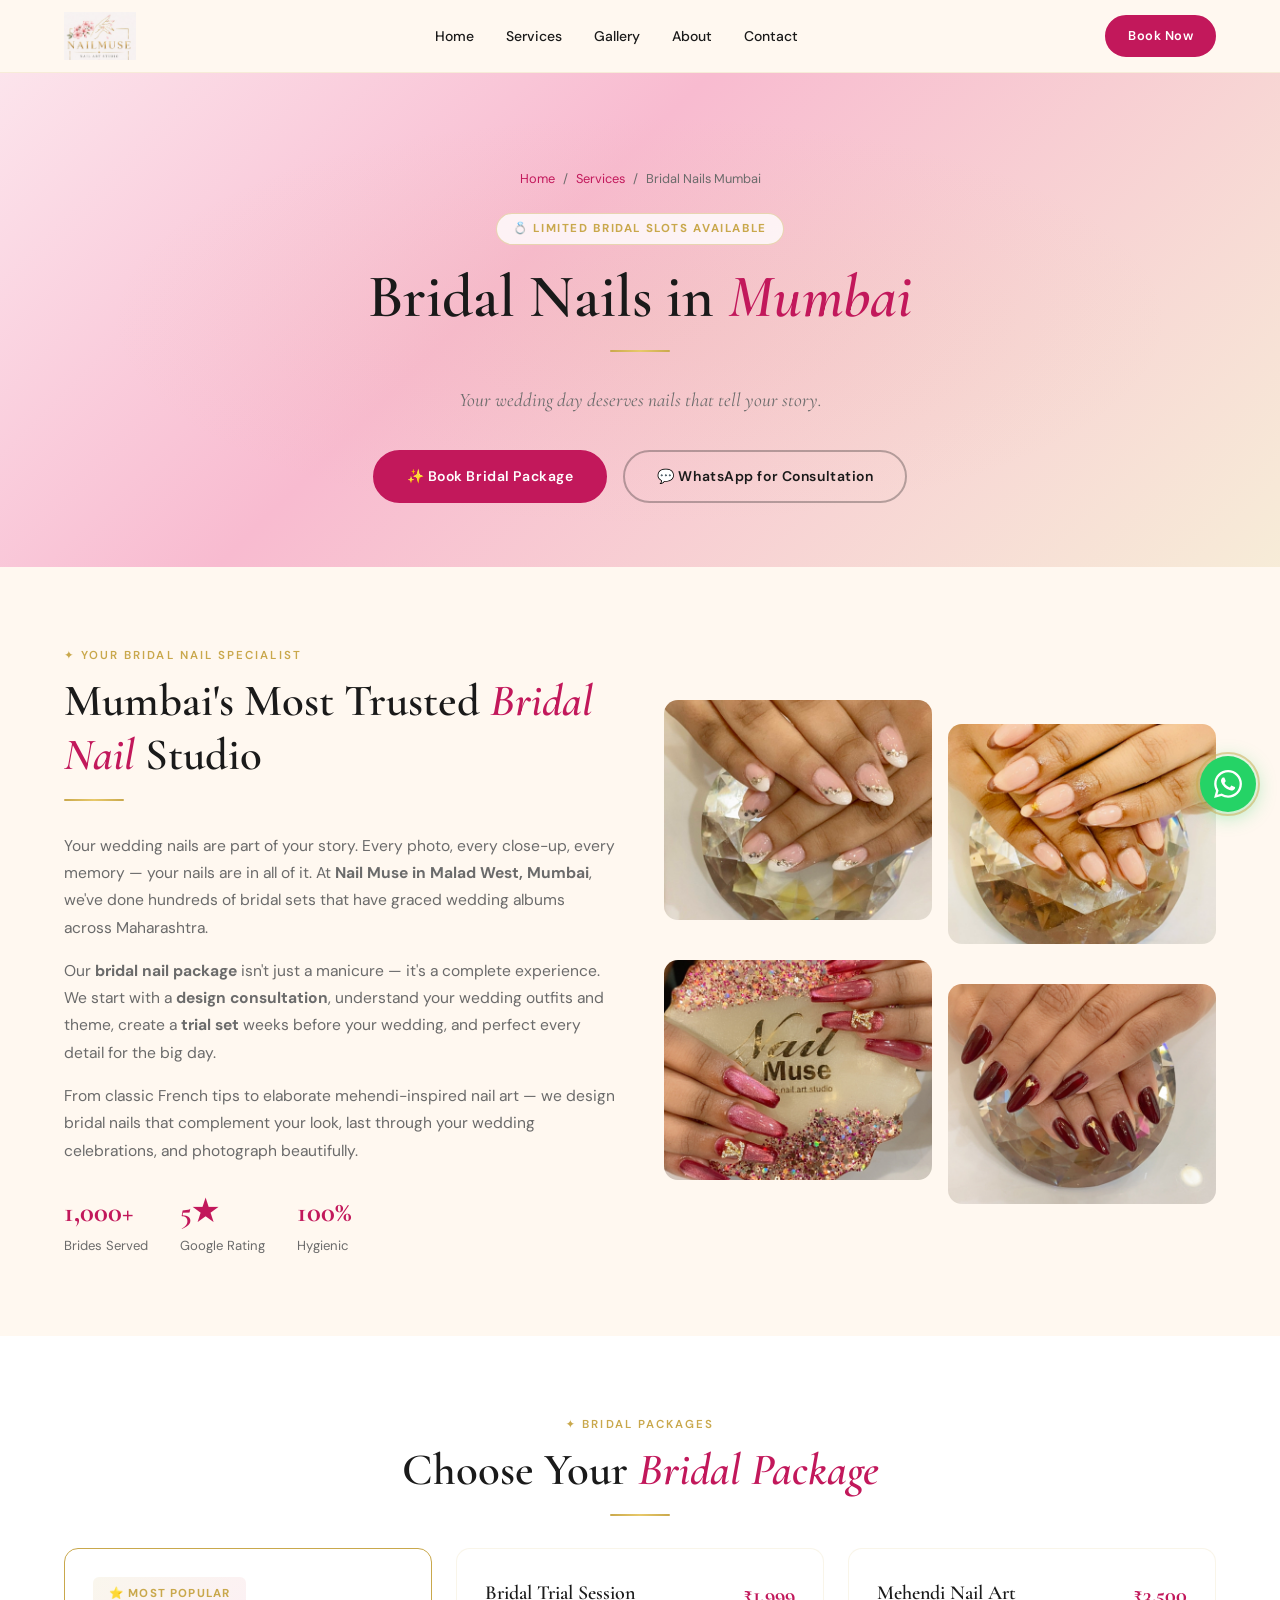
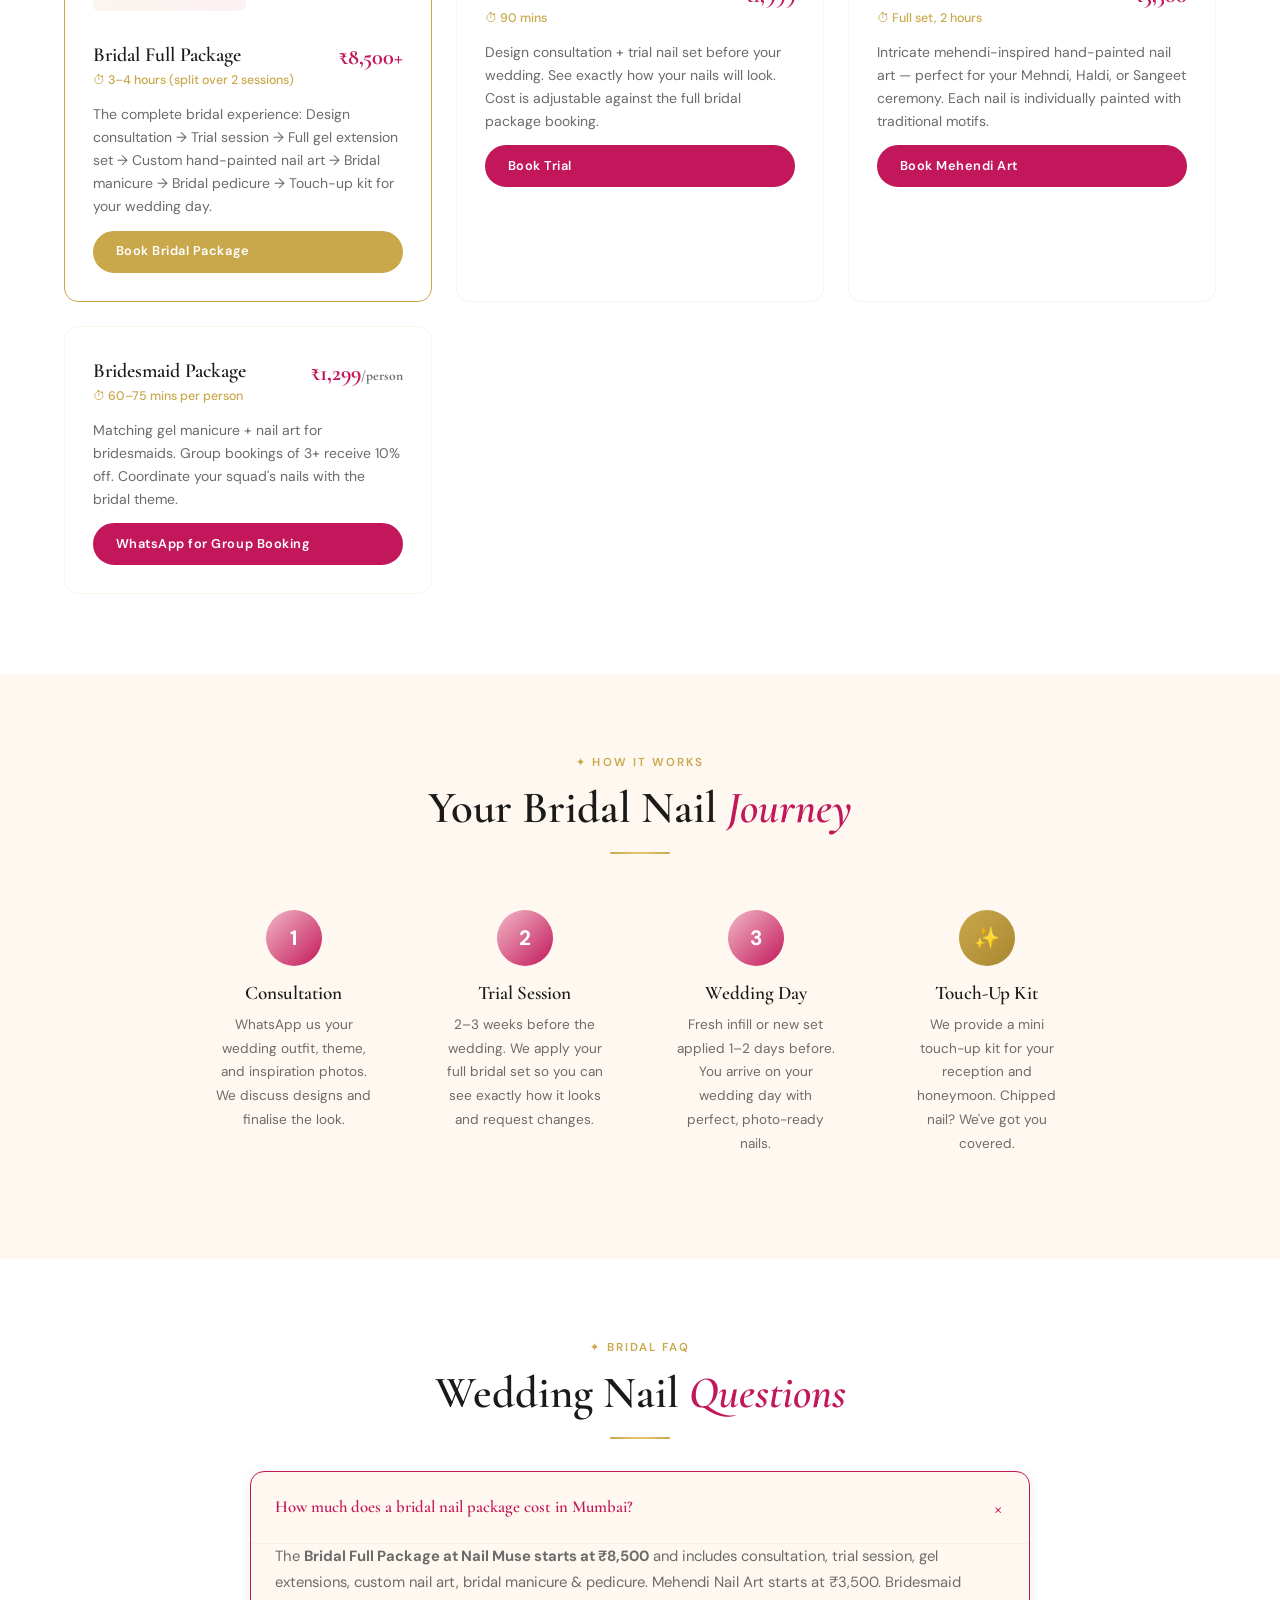
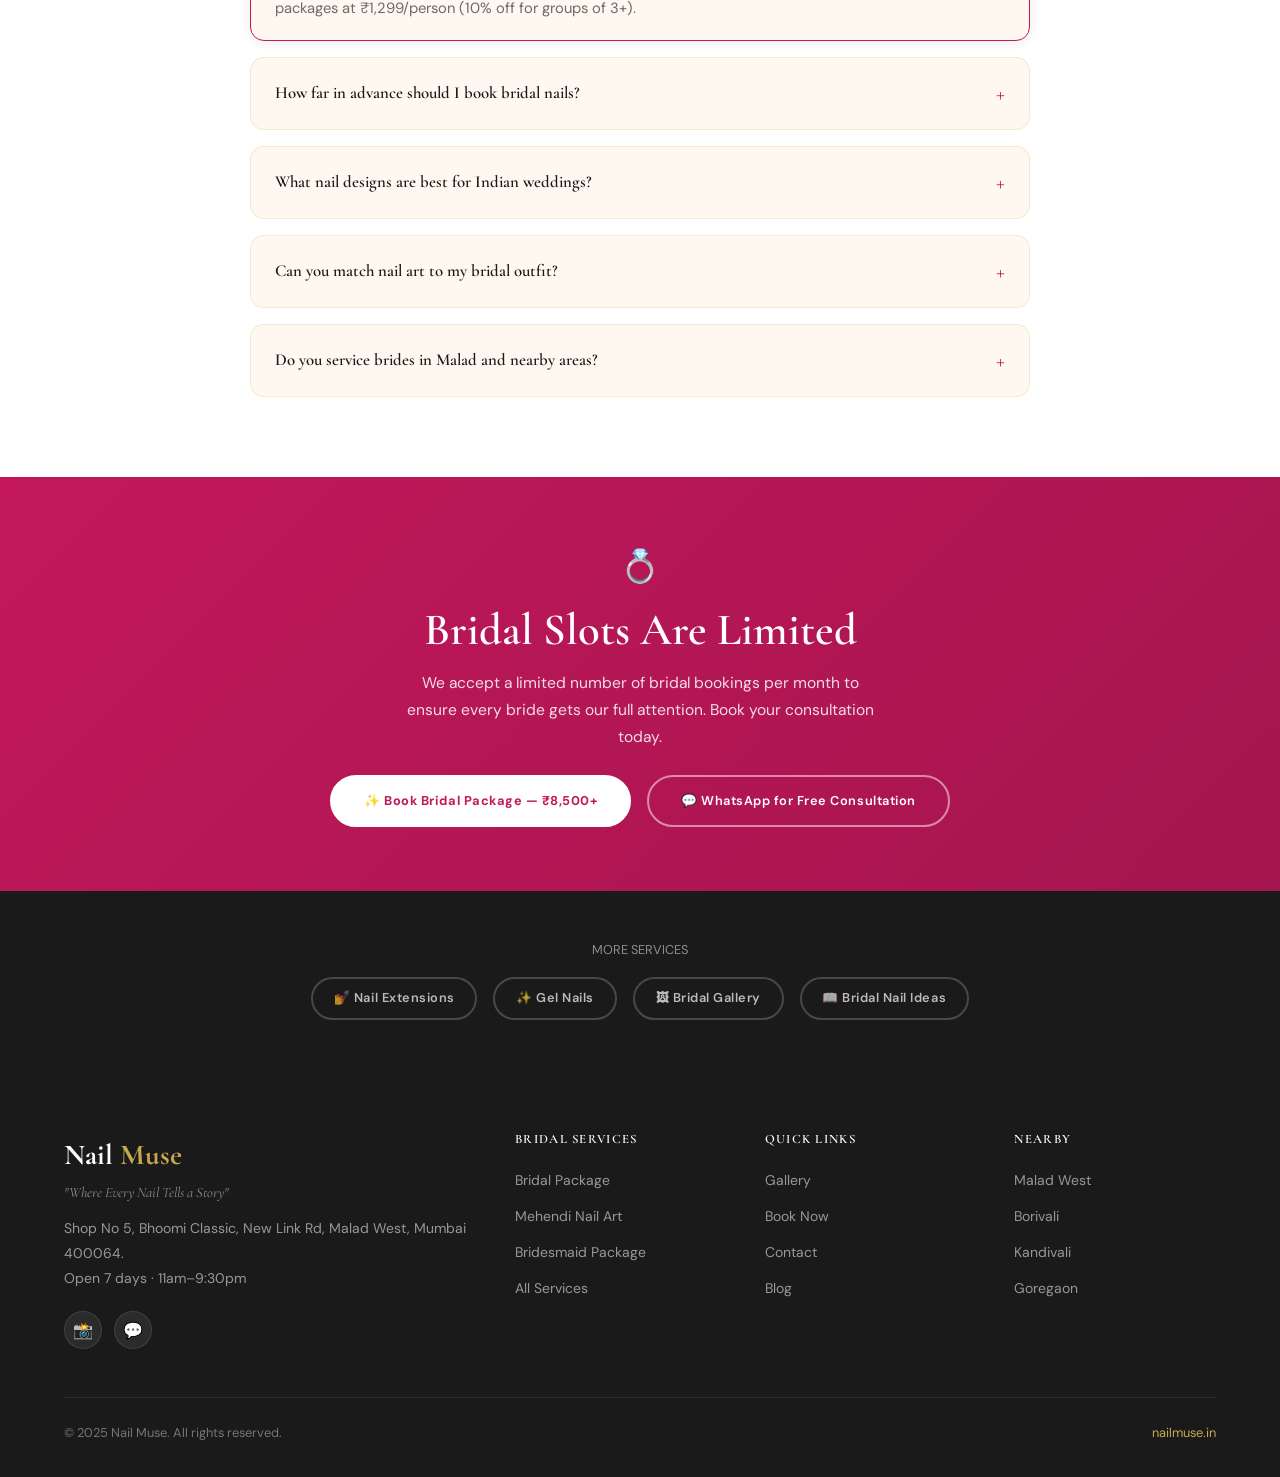
<file: bridal-nails-mumbai.html>
<!DOCTYPE html>
<html lang="en">
<head>
  <meta charset="UTF-8" />
  <meta name="viewport" content="width=device-width, initial-scale=1.0" />
  <title>Bridal Nails in Mumbai | Wedding Nail Art Package — Nail Muse Malad West</title>
  <meta name="description" content="Get stunning bridal nails in Mumbai at Nail Muse, Malad West. Bridal package from ₹8,500. Custom nail art, extensions, trial session. Limited slots — book early!" />
  <meta name="keywords" content="bridal nails Mumbai, wedding nails Mumbai, bridal nail art Mumbai, bridal manicure Mumbai, bridal nail package Mumbai, dulhan nails Mumbai, wedding nail designs Mumbai" />
  <link rel="canonical" href="https://nailmuse.in/bridal-nails-mumbai.html" />
  <meta property="og:title" content="Bridal Nails Mumbai | Wedding Nail Package from ₹8,500 — Nail Muse" />
  <meta property="og:description" content="Dream bridal nails at Nail Muse, Malad West Mumbai. Complete bridal package ₹8,500+. Trial session, extensions, custom nail art. Book early — limited slots." />
  <meta property="og:url" content="https://nailmuse.in/bridal-nails-mumbai.html" />
  <meta property="og:image" content="https://nailmuse.in/images/gallery/webp/68CE8472-2C9B-410F-81F3-64D42786C8C7.jpg" />
  <meta name="geo.region" content="IN-MH" />
  <link rel="icon" type="image/png" href="assets/logo/logo.png" />
  <link rel="stylesheet" href="assets/css/style.css" />
  <script type="application/ld+json">
  {"@context":"https://schema.org","@type":["NailSalon","LocalBusiness"],"name":"Nail Muse","description":"Bridal nail studio in Malad West, Mumbai. Custom bridal nail art, extensions, and packages for weddings.","url":"https://nailmuse.in/bridal-nails-mumbai.html","telephone":"+918879336671","address":{"@type":"PostalAddress","streetAddress":"Shop No 5, Bhoomi Classic, New Link Rd, Malad","addressLocality":"Malad West","addressRegion":"Maharashtra","postalCode":"400064","addressCountry":"IN"},"openingHoursSpecification":[{"@type":"OpeningHoursSpecification","dayOfWeek":["Monday","Tuesday","Wednesday","Thursday","Friday","Saturday","Sunday"],"opens":"11:00","closes":"21:30"}],"makesOffer":[{"@type":"Offer","name":"Bridal Full Package","price":"8500","priceCurrency":"INR","description":"Complete bridal nail experience including consultation, trial, extensions, nail art, mani-pedi"},{"@type":"Offer","name":"Bridal Trial Session","price":"1999","priceCurrency":"INR"},{"@type":"Offer","name":"Bridesmaid Package","price":"1299","priceCurrency":"INR"},{"@type":"Offer","name":"Mehendi Nail Art","price":"3500","priceCurrency":"INR"}],"aggregateRating":{"@type":"AggregateRating","ratingValue":"5","reviewCount":"500"}}
  </script>
  <script type="application/ld+json">
  {"@context":"https://schema.org","@type":"FAQPage","mainEntity":[
    {"@type":"Question","name":"How much does a bridal nail package cost in Mumbai?","acceptedAnswer":{"@type":"Answer","text":"The Bridal Full Package at Nail Muse, Malad West starts at ₹8,500 and includes design consultation, trial session, gel extensions, custom nail art, and bridal manicure & pedicure. Mehendi nail art starts at ₹3,500."}},
    {"@type":"Question","name":"How far in advance should I book bridal nails in Mumbai?","acceptedAnswer":{"@type":"Answer","text":"We recommend booking bridal nails at least 2-3 months before your wedding date. Nail Muse accepts bridal bookings for specific dates, and slots fill up quickly during wedding season (October-February). A trial session is included in the package."}},
    {"@type":"Question","name":"What is included in the Nail Muse bridal nail package?","acceptedAnswer":{"@type":"Answer","text":"The Nail Muse Bridal Full Package (₹8,500+) includes: Design consultation, trial nail session, gel extension full set, custom hand-painted nail art, bridal manicure, bridal pedicure, and a touch-up kit for your wedding day."}},
    {"@type":"Question","name":"Can you do mehendi-inspired nail art for Indian weddings?","acceptedAnswer":{"@type":"Answer","text":"Yes! Our Mehendi Nail Art service (₹3,500) creates intricate hand-painted mehendi-inspired designs perfect for Indian wedding ceremonies like Mehndi and Haldi. Book early as this is our most requested bridal service."}},
    {"@type":"Question","name":"Where can I get bridal nails done in Malad Mumbai?","acceptedAnswer":{"@type":"Answer","text":"Nail Muse is located at Shop No 5, Bhoomi Classic, New Link Rd, Malad West, Mumbai 400064. Open 7 days, 11am-9:30pm. WhatsApp +91 88793 36671 for bridal consultations."}}
  ]}
  </script>
  <script type="application/ld+json">{"@context":"https://schema.org","@type":"BreadcrumbList","itemListElement":[{"@type":"ListItem","position":1,"name":"Home","item":"https://nailmuse.in"},{"@type":"ListItem","position":2,"name":"Services","item":"https://nailmuse.in/services.html"},{"@type":"ListItem","position":3,"name":"Bridal Nails Mumbai","item":"https://nailmuse.in/bridal-nails-mumbai.html"}]}</script>
  <!-- Non-blocking Google Fonts -->
  <link rel="preconnect" href="https://fonts.googleapis.com" />
  <link rel="preconnect" href="https://fonts.gstatic.com" crossorigin />
  <link rel="stylesheet" href="https://fonts.googleapis.com/css2?family=Cormorant+Garamond:ital,wght@0,300;0,400;0,500;0,600;0,700;1,300;1,400;1,500&family=DM+Sans:wght@300;400;500;600&display=swap" media="print" onload="this.media='all'" />
  <noscript><link rel="stylesheet" href="https://fonts.googleapis.com/css2?family=Cormorant+Garamond:ital,wght@0,300;0,400;0,500;0,600;0,700;1,300;1,400;1,500&family=DM+Sans:wght@300;400;500;600&display=swap" /></noscript>
</head>
<body>
<nav id="navbar">
  <div class="container">
    <div class="nav-inner">
      <a href="index.html" class="nav-logo"><img src="assets/logo/logo.png" alt="Nail Muse" onerror="this.style.display='none'"><div class="nav-logo-text">Nail <span>Muse</span></div></a>
      <ul class="nav-links"><li><a href="index.html">Home</a></li><li><a href="services.html">Services</a></li><li><a href="gallery.html">Gallery</a></li><li><a href="about.html">About</a></li><li><a href="contact.html">Contact</a></li></ul>
      <a href="booking.html" class="btn btn-primary nav-cta btn-sm">Book Now</a>
      <button class="hamburger" aria-label="Toggle menu" aria-expanded="false"><span></span><span></span><span></span></button>
    </div>
  </div>
  <nav class="mobile-nav"><a href="index.html">Home</a><a href="services.html">Services</a><a href="gallery.html">Gallery</a><a href="about.html">About</a><a href="contact.html">Contact</a><a href="booking.html" class="btn btn-primary" style="margin-top:.5rem">Book Appointment</a></nav>
</nav>

<!-- Bridal Hero -->
<header style="background:linear-gradient(135deg,#fce4ec 0%,#f8bbd0 40%,rgba(201,168,76,.15) 100%);padding:6rem 0 4rem;text-align:center;position:relative;overflow:hidden">
  <div style="position:absolute;inset:0;background:radial-gradient(ellipse 60% 60% at 50% 50%,rgba(201,168,76,.08) 0%,transparent 70%)"></div>
  <div class="container" style="position:relative;z-index:2">
    <div class="breadcrumb" style="justify-content:center"><a href="index.html">Home</a><span>/</span><a href="services.html">Services</a><span>/</span><span>Bridal Nails Mumbai</span></div>
    <div style="display:inline-block;background:rgba(255,255,255,.8);border:1px solid rgba(201,168,76,.4);color:var(--gold);font-size:.72rem;font-weight:700;letter-spacing:.14em;text-transform:uppercase;padding:.35rem 1rem;border-radius:50px;margin-bottom:1rem;margin-top:.5rem">💍 Limited Bridal Slots Available</div>
    <h1 style="font-size:clamp(2.4rem,5vw,3.8rem);margin-bottom:.75rem">Bridal Nails in <em style="color:var(--rose)">Mumbai</em></h1>
    <div class="gold-divider"></div>
    <p style="font-family:var(--font-heading);font-style:italic;font-size:1.2rem;color:var(--gray);margin-bottom:2rem">Your wedding day deserves nails that tell your story.</p>
    <div style="display:flex;gap:1rem;justify-content:center;flex-wrap:wrap">
      <a href="booking.html?service=Bridal+Full+Package+%E2%80%94+%E2%82%B98500%2B" class="btn btn-primary">✨ Book Bridal Package</a>
      <a href="https://wa.me/918879336671?text=Hi!+I'd+like+to+discuss+a+bridal+nail+package+for+my+wedding." class="btn btn-outline" style="color:var(--charcoal);border-color:rgba(26,26,26,.3)" target="_blank">💬 WhatsApp for Consultation</a>
    </div>
  </div>
</header>

<main>

<!-- Why Nail Muse for Bridal -->
<section class="section">
  <div class="container">
    <div style="display:grid;grid-template-columns:1fr 1fr;gap:3rem;align-items:center">
      <div class="fade-up">
        <span class="section-label">✦ Your Bridal Nail Specialist</span>
        <h2 style="margin-bottom:1rem">Mumbai's Most Trusted <em style="color:var(--rose)">Bridal Nail</em> Studio</h2>
        <div class="gold-divider left"></div>
        <p style="margin-bottom:1rem">Your wedding nails are part of your story. Every photo, every close-up, every memory — your nails are in all of it. At <strong>Nail Muse in Malad West, Mumbai</strong>, we've done hundreds of bridal sets that have graced wedding albums across Maharashtra.</p>
        <p style="margin-bottom:1rem">Our <strong>bridal nail package</strong> isn't just a manicure — it's a complete experience. We start with a <strong>design consultation</strong>, understand your wedding outfits and theme, create a <strong>trial set</strong> weeks before your wedding, and perfect every detail for the big day.</p>
        <p style="margin-bottom:1.5rem">From classic French tips to elaborate mehendi-inspired nail art — we design bridal nails that complement your look, last through your wedding celebrations, and photograph beautifully.</p>
        <div style="display:flex;gap:2rem;flex-wrap:wrap">
          <div><strong style="font-family:var(--font-heading);font-size:1.8rem;color:var(--rose)">1,000+</strong><div style="font-size:.82rem;color:var(--gray)">Brides Served</div></div>
          <div><strong style="font-family:var(--font-heading);font-size:1.8rem;color:var(--rose)">5★</strong><div style="font-size:.82rem;color:var(--gray)">Google Rating</div></div>
          <div><strong style="font-family:var(--font-heading);font-size:1.8rem;color:var(--rose)">100%</strong><div style="font-size:.82rem;color:var(--gray)">Hygienic</div></div>
        </div>
      </div>
      <div class="fade-up" style="display:grid;grid-template-columns:1fr 1fr;gap:1rem">
        <img src="images/gallery/webp/68CE8472-2C9B-410F-81F3-64D42786C8C7.jpg" alt="Crystal French tips bridal nails Mumbai" style="border-radius:var(--radius-md);width:100%;height:220px;object-fit:cover">
        <img src="images/gallery/webp/D4C77CB8-4A8E-468A-983F-A15EECABEC8B.jpg" alt="Nude French tips bridal nails" style="border-radius:var(--radius-md);width:100%;height:220px;object-fit:cover;margin-top:1.5rem">
        <img src="images/gallery/webp/3228609C-23DD-42A0-BD06-5584EB5618CA.jpg" alt="Rose coffin bridal nails" style="border-radius:var(--radius-md);width:100%;height:220px;object-fit:cover">
        <img src="images/gallery/webp/CE4A6BA2-E96E-4E51-A5C1-1EE6A16892D1.jpg" alt="Burgundy bridal nails" style="border-radius:var(--radius-md);width:100%;height:220px;object-fit:cover;margin-top:1.5rem">
      </div>
    </div>
  </div>
</section>

<!-- Bridal Packages -->
<section class="section" style="background:var(--white)">
  <div class="container">
    <div class="text-center fade-up">
      <span class="section-label">✦ Bridal Packages</span>
      <h2 class="section-title">Choose Your <em style="color:var(--rose)">Bridal Package</em></h2>
      <div class="gold-divider"></div>
    </div>
    <div class="service-cards">
      <div class="service-card fade-up" style="border-color:var(--gold)">
        <div style="background:linear-gradient(135deg,rgba(201,168,76,.1),rgba(242,184,198,.2));padding:.5rem 1rem;border-radius:var(--radius-sm);font-size:.72rem;font-weight:700;letter-spacing:.1em;text-transform:uppercase;color:var(--gold);margin-bottom:1rem;width:fit-content">⭐ Most Popular</div>
        <div class="service-card-top">
          <div><div class="service-name">Bridal Full Package</div><div class="service-duration">⏱ 3–4 hours (split over 2 sessions)</div></div>
          <div class="service-price">₹8,500+</div>
        </div>
        <div class="service-desc">The complete bridal experience: Design consultation → Trial session → Full gel extension set → Custom hand-painted nail art → Bridal manicure → Bridal pedicure → Touch-up kit for your wedding day.</div>
        <a href="booking.html?service=Bridal+Full+Package+%E2%80%94+%E2%82%B98500%2B" class="btn btn-gold btn-sm">Book Bridal Package</a>
      </div>
      <div class="service-card fade-up">
        <div class="service-card-top">
          <div><div class="service-name">Bridal Trial Session</div><div class="service-duration">⏱ 90 mins</div></div>
          <div class="service-price">₹1,999</div>
        </div>
        <div class="service-desc">Design consultation + trial nail set before your wedding. See exactly how your nails will look. Cost is adjustable against the full bridal package booking.</div>
        <a href="booking.html?service=Bridal+Trial+Session+%E2%80%94+%E2%82%B91999" class="btn btn-primary btn-sm">Book Trial</a>
      </div>
      <div class="service-card fade-up">
        <div class="service-card-top">
          <div><div class="service-name">Mehendi Nail Art</div><div class="service-duration">⏱ Full set, 2 hours</div></div>
          <div class="service-price">₹3,500</div>
        </div>
        <div class="service-desc">Intricate mehendi-inspired hand-painted nail art — perfect for your Mehndi, Haldi, or Sangeet ceremony. Each nail is individually painted with traditional motifs.</div>
        <a href="booking.html?service=Mehendi+Nail+Art+%E2%80%94+%E2%82%B93500" class="btn btn-primary btn-sm">Book Mehendi Art</a>
      </div>
      <div class="service-card fade-up">
        <div class="service-card-top">
          <div><div class="service-name">Bridesmaid Package</div><div class="service-duration">⏱ 60–75 mins per person</div></div>
          <div class="service-price">₹1,299<span style="font-size:.85rem;color:var(--gray)">/person</span></div>
        </div>
        <div class="service-desc">Matching gel manicure + nail art for bridesmaids. Group bookings of 3+ receive 10% off. Coordinate your squad's nails with the bridal theme.</div>
        <a href="https://wa.me/918879336671?text=Hi!+I'd+like+to+book+a+bridesmaid+group+package." class="btn btn-primary btn-sm" target="_blank">WhatsApp for Group Booking</a>
      </div>
    </div>
  </div>
</section>

<!-- Bridal Process -->
<section class="section">
  <div class="container">
    <div class="text-center fade-up">
      <span class="section-label">✦ How It Works</span>
      <h2 class="section-title">Your Bridal Nail <em style="color:var(--rose)">Journey</em></h2>
      <div class="gold-divider"></div>
    </div>
    <div style="display:grid;grid-template-columns:repeat(auto-fit,minmax(200px,1fr));gap:1.5rem;max-width:900px;margin:0 auto" class="fade-up">
      <div style="text-align:center;padding:1.5rem">
        <div style="width:56px;height:56px;background:linear-gradient(135deg,var(--blush),var(--rose));border-radius:50%;display:flex;align-items:center;justify-content:center;margin:0 auto 1rem;font-size:1.3rem;color:#fff;font-weight:700">1</div>
        <h4 style="margin-bottom:.5rem">Consultation</h4>
        <p style="font-size:.85rem">WhatsApp us your wedding outfit, theme, and inspiration photos. We discuss designs and finalise the look.</p>
      </div>
      <div style="text-align:center;padding:1.5rem">
        <div style="width:56px;height:56px;background:linear-gradient(135deg,var(--blush),var(--rose));border-radius:50%;display:flex;align-items:center;justify-content:center;margin:0 auto 1rem;font-size:1.3rem;color:#fff;font-weight:700">2</div>
        <h4 style="margin-bottom:.5rem">Trial Session</h4>
        <p style="font-size:.85rem">2–3 weeks before the wedding. We apply your full bridal set so you can see exactly how it looks and request changes.</p>
      </div>
      <div style="text-align:center;padding:1.5rem">
        <div style="width:56px;height:56px;background:linear-gradient(135deg,var(--blush),var(--rose));border-radius:50%;display:flex;align-items:center;justify-content:center;margin:0 auto 1rem;font-size:1.3rem;color:#fff;font-weight:700">3</div>
        <h4 style="margin-bottom:.5rem">Wedding Day</h4>
        <p style="font-size:.85rem">Fresh infill or new set applied 1–2 days before. You arrive on your wedding day with perfect, photo-ready nails.</p>
      </div>
      <div style="text-align:center;padding:1.5rem">
        <div style="width:56px;height:56px;background:linear-gradient(135deg,var(--gold),#a88730);border-radius:50%;display:flex;align-items:center;justify-content:center;margin:0 auto 1rem;font-size:1.3rem;color:#fff">✨</div>
        <h4 style="margin-bottom:.5rem">Touch-Up Kit</h4>
        <p style="font-size:.85rem">We provide a mini touch-up kit for your reception and honeymoon. Chipped nail? We've got you covered.</p>
      </div>
    </div>
  </div>
</section>

<!-- FAQ -->
<section class="section" style="background:var(--white)" id="faq">
  <div class="container">
    <div class="text-center fade-up">
      <span class="section-label">✦ Bridal FAQ</span>
      <h2 class="section-title">Wedding Nail <em style="color:var(--rose)">Questions</em></h2>
      <div class="gold-divider"></div>
    </div>
    <div style="max-width:780px;margin:0 auto;display:flex;flex-direction:column;gap:1rem">
      <details class="faq-item fade-up" open>
        <summary class="faq-q">How much does a bridal nail package cost in Mumbai?</summary>
        <div class="faq-a">The <strong>Bridal Full Package at Nail Muse starts at ₹8,500</strong> and includes consultation, trial session, gel extensions, custom nail art, bridal manicure & pedicure. Mehendi Nail Art starts at ₹3,500. Bridesmaid packages at ₹1,299/person (10% off for groups of 3+).</div>
      </details>
      <details class="faq-item fade-up">
        <summary class="faq-q">How far in advance should I book bridal nails?</summary>
        <div class="faq-a">We recommend booking <strong>2–3 months before your wedding</strong>, especially during wedding season (October–February). Bridal slots are limited. WhatsApp us at +91 88793 36671 to check availability for your wedding date.</div>
      </details>
      <details class="faq-item fade-up">
        <summary class="faq-q">What nail designs are best for Indian weddings?</summary>
        <div class="faq-a">Popular choices for Indian brides: <strong>White/nude French tips with crystal gems</strong> (classic and photos beautifully), <strong>Mehendi-inspired hand-painted art</strong> (traditional and unique), <strong>Gold foil designs</strong> (complements Indian jewellery), and <strong>Soft pink gel extensions</strong> with gold accents. We customise every set to match your wedding outfit.</div>
      </details>
      <details class="faq-item fade-up">
        <summary class="faq-q">Can you match nail art to my bridal outfit?</summary>
        <div class="faq-a">Absolutely! Share photos of your <strong>lehenga, saree, or wedding outfit</strong> during consultation. We colour-match and design nails that complement your outfit, jewellery, and mehendi. Our bridal artists have done nails for all styles — traditional, fusion, and contemporary.</div>
      </details>
      <details class="faq-item fade-up">
        <summary class="faq-q">Do you service brides in Malad and nearby areas?</summary>
        <div class="faq-a">Yes! Nail Muse is at <strong>Shop No 5, Bhoomi Classic, New Link Rd, Malad West, Mumbai 400064</strong> — easily accessible from Malad, Borivali, Kandivali, Goregaon, and Andheri. Open 7 days, 11am–9:30pm. <a href="booking.html">Book online</a> or WhatsApp for bridal consultation.</div>
      </details>
    </div>
  </div>
</section>

<!-- Urgency CTA -->
<section style="background:linear-gradient(135deg,var(--rose),#a5154e);padding:4rem 0;text-align:center">
  <div class="container fade-up">
    <div style="font-size:2rem;margin-bottom:.75rem">💍</div>
    <h2 style="color:#fff;margin-bottom:.75rem">Bridal Slots Are Limited</h2>
    <p style="color:rgba(255,255,255,.85);margin-bottom:1.5rem;max-width:480px;margin-left:auto;margin-right:auto">We accept a limited number of bridal bookings per month to ensure every bride gets our full attention. Book your consultation today.</p>
    <div style="display:flex;gap:1rem;justify-content:center;flex-wrap:wrap">
      <a href="booking.html?service=Bridal+Full+Package+%E2%80%94+%E2%82%B98500%2B" class="btn btn-sm" style="background:#fff;color:var(--rose);border:2px solid #fff;padding:.85rem 2rem;border-radius:50px;font-weight:700">✨ Book Bridal Package — ₹8,500+</a>
      <a href="https://wa.me/918879336671?text=Hi!+I'd+like+to+discuss+bridal+nails+for+my+wedding." class="btn btn-sm btn-outline" style="color:#fff;border-color:rgba(255,255,255,.5);padding:.85rem 2rem;border-radius:50px;font-weight:600" target="_blank">💬 WhatsApp for Free Consultation</a>
    </div>
  </div>
</section>

<section class="section-sm" style="background:var(--charcoal)">
  <div class="container">
    <p style="color:rgba(255,255,255,.5);font-size:.8rem;text-align:center;margin-bottom:1rem">MORE SERVICES</p>
    <div style="display:flex;gap:1rem;justify-content:center;flex-wrap:wrap">
      <a href="nail-extensions-mumbai.html" class="btn btn-sm btn-outline" style="color:rgba(255,255,255,.7);border-color:rgba(255,255,255,.2)">💅 Nail Extensions</a>
      <a href="gel-nails-mumbai.html" class="btn btn-sm btn-outline" style="color:rgba(255,255,255,.7);border-color:rgba(255,255,255,.2)">✨ Gel Nails</a>
      <a href="gallery.html" class="btn btn-sm btn-outline" style="color:rgba(255,255,255,.7);border-color:rgba(255,255,255,.2)">🖼 Bridal Gallery</a>
      <a href="blog/bridal-nail-ideas-indian-wedding.html" class="btn btn-sm btn-outline" style="color:rgba(255,255,255,.7);border-color:rgba(255,255,255,.2)">📖 Bridal Nail Ideas</a>
    </div>
  </div>
</section>
</main>

<footer class="footer">
  <div class="container">
    <div class="footer-grid">
      <div class="footer-brand"><div class="footer-logo-text">Nail <span>Muse</span></div><div class="footer-tagline-text">"Where Every Nail Tells a Story"</div><p>Shop No 5, Bhoomi Classic, New Link Rd, Malad West, Mumbai 400064.<br>Open 7 days · 11am–9:30pm</p><div class="social-links"><a href="https://instagram.com/nailmuse2016" class="social-link" target="_blank">📸</a><a href="https://wa.me/918879336671" class="social-link" target="_blank">💬</a></div></div>
      <div class="footer-col"><h5>Bridal Services</h5><ul><li><a href="bridal-nails-mumbai.html">Bridal Package</a></li><li><a href="bridal-nails-mumbai.html">Mehendi Nail Art</a></li><li><a href="bridal-nails-mumbai.html">Bridesmaid Package</a></li><li><a href="services.html">All Services</a></li></ul></div>
      <div class="footer-col"><h5>Quick Links</h5><ul><li><a href="gallery.html">Gallery</a></li><li><a href="booking.html">Book Now</a></li><li><a href="contact.html">Contact</a></li><li><a href="blog/index.html">Blog</a></li></ul></div>
      <div class="footer-col"><h5>Nearby</h5><ul><li><a href="nail-salon-malad-west.html">Malad West</a></li><li><a href="nail-salon-malad-west.html">Borivali</a></li><li><a href="nail-salon-malad-west.html">Kandivali</a></li><li><a href="nail-salon-malad-west.html">Goregaon</a></li></ul></div>
    </div>
    <div class="footer-bottom"><p>© 2025 Nail Muse. All rights reserved.</p><p><a href="https://nailmuse.in">nailmuse.in</a></p></div>
  </div>
</footer>
<a href="https://wa.me/918879336671" class="whatsapp-float" aria-label="WhatsApp" target="_blank" rel="noopener"><svg width="28" height="28" viewBox="0 0 24 24" fill="currentColor"><path d="M17.472 14.382c-.297-.149-1.758-.867-2.03-.967-.273-.099-.471-.148-.67.15-.197.297-.767.966-.94 1.164-.173.199-.347.223-.644.075-.297-.15-1.255-.463-2.39-1.475-.883-.788-1.48-1.761-1.653-2.059-.173-.297-.018-.458.13-.606.134-.133.298-.347.446-.52.149-.174.198-.298.298-.497.099-.198.05-.371-.025-.52-.075-.149-.669-1.612-.916-2.207-.242-.579-.487-.5-.669-.51-.173-.008-.371-.01-.57-.01-.198 0-.52.074-.792.372-.272.297-1.04 1.016-1.04 2.479 0 1.462 1.065 2.875 1.213 3.074.149.198 2.096 3.2 5.077 4.487.709.306 1.262.489 1.694.625.712.227 1.36.195 1.871.118.571-.085 1.758-.719 2.006-1.413.248-.694.248-1.289.173-1.413-.074-.124-.272-.198-.57-.347m-5.421 7.403h-.004a9.87 9.87 0 01-5.031-1.378l-.361-.214-3.741.982.998-3.648-.235-.374a9.86 9.86 0 01-1.51-5.26c.001-5.45 4.436-9.884 9.888-9.884 2.64 0 5.122 1.03 6.988 2.898a9.825 9.825 0 012.893 6.994c-.003 5.45-4.437 9.884-9.885 9.884m8.413-18.297A11.815 11.815 0 0012.05 0C5.495 0 .16 5.335.157 11.892c0 2.096.547 4.142 1.588 5.945L.057 24l6.305-1.654a11.882 11.882 0 005.683 1.448h.005c6.554 0 11.89-5.335 11.893-11.893a11.821 11.821 0 00-3.48-8.413z"/></svg></a>
<button class="scroll-top" aria-label="Scroll to top">↑</button>
<div class="mobile-book-bar"><a href="booking.html?service=Bridal+Full+Package" class="btn btn-primary">💍 Book Bridal Package — ₹8,500+</a></div>
<script defer src="assets/js/main.js"></script>
</body>
</html>
</file>
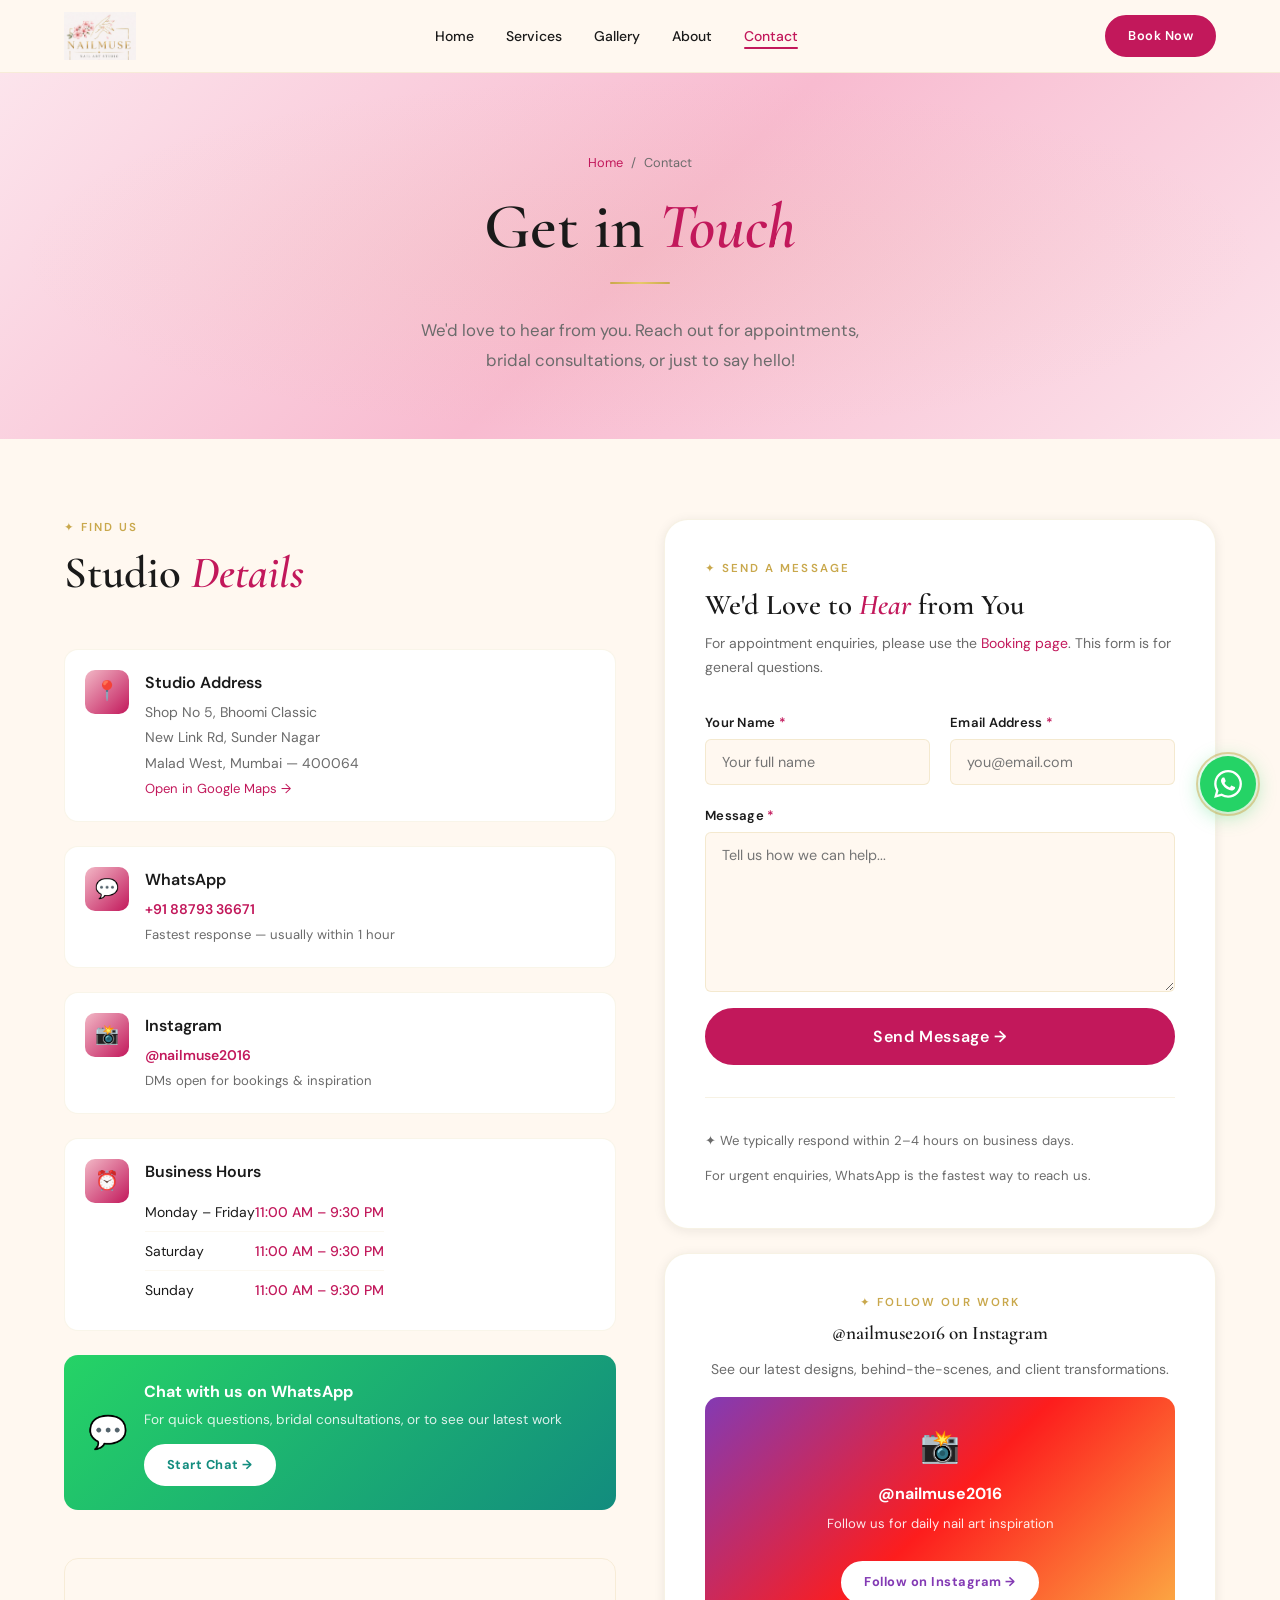
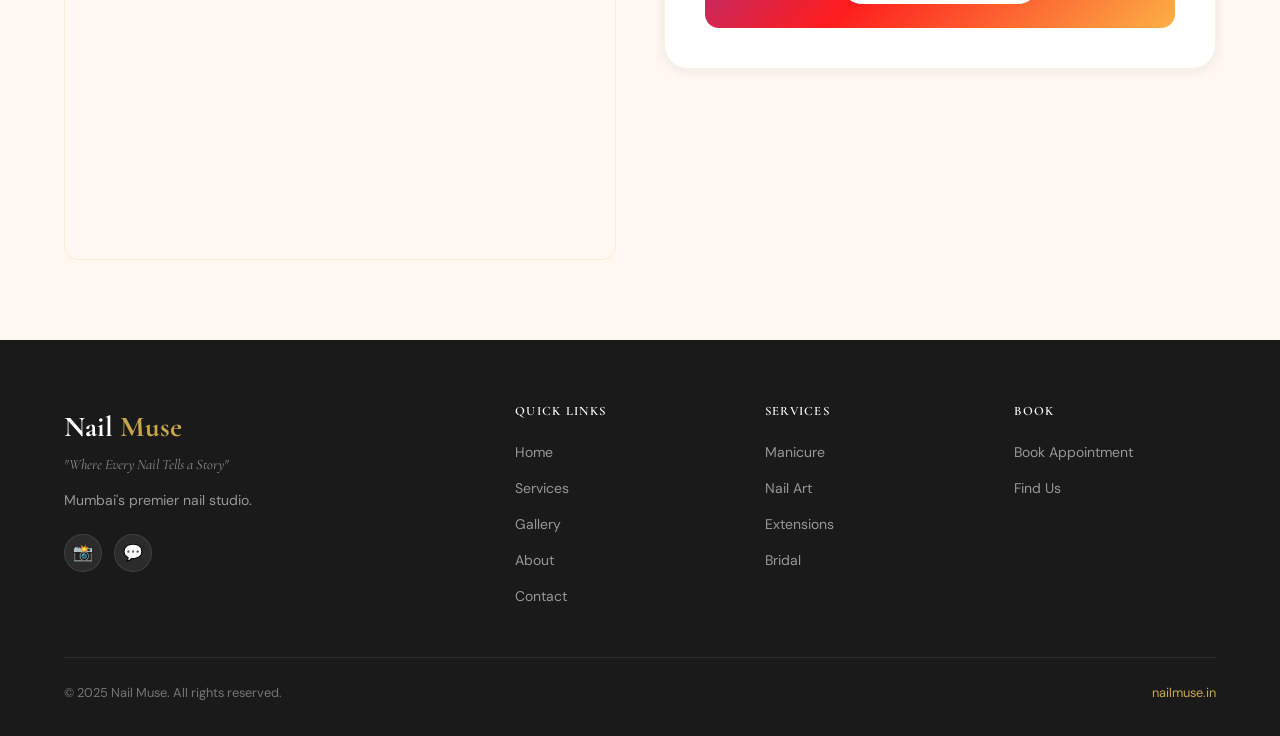
<file: contact.html>
<!DOCTYPE html>
<html lang="en">
<head>
  <meta charset="UTF-8" />
  <meta name="viewport" content="width=device-width, initial-scale=1.0" />
  <title>Contact Nail Muse Mumbai | Studio Address, WhatsApp & Hours</title>
  <meta name="keywords" content="nail muse contact Mumbai, nail salon address Mumbai, nail muse WhatsApp, nail studio near me Mumbai" />
  <meta name="description" content="Contact Nail Muse nail art studio Mumbai. WhatsApp +91 88793 36671, Mon-Sat 10am-7pm. Find studio address, fill contact form or DM on Instagram @nailmuse2016." />
  <link rel="icon" type="image/png" sizes="32x32" href="assets/logo/favicon-32.png" />
  <link rel="icon" type="image/png" sizes="16x16" href="assets/logo/favicon-16.png" />
  <link rel="apple-touch-icon" sizes="180x180" href="assets/logo/apple-touch-icon.png" />
  <link rel="stylesheet" href="assets/css/style.css" />

  <link rel="canonical" href="https://nailmuse.in/contact.html" />
  <meta property="og:title" content="Contact Nail Muse Mumbai | Studio Address, WhatsApp & Hours" />
  <meta property="og:description" content="Contact Nail Muse nail art studio Mumbai. WhatsApp +91 88793 36671, Mon-Sat 10am-7pm. Find studio address, fill contact form or DM on Instagram @nailmuse2016." />
  <meta property="og:type" content="website" />
  <meta property="og:url" content="https://nailmuse.in/contact.html" />
  <meta property="og:image" content="https://nailmuse.in/assets/logo/logo.png" />
  <meta property="og:site_name" content="Nail Muse" />
  <meta property="og:locale" content="en_IN" />
  <meta name="twitter:card" content="summary_large_image" />
  <meta name="twitter:title" content="Contact Nail Muse Mumbai | Studio Address, WhatsApp & Hours" />
  <meta name="twitter:description" content="Contact Nail Muse nail art studio Mumbai. WhatsApp +91 88793 36671, Mon-Sat 10am-7pm. Find studio address, fill contact form or DM on Instagram @nailmuse2016." />
  <meta name="twitter:image" content="https://nailmuse.in/assets/logo/logo.png" />
  <meta name="geo.region" content="IN-MH" />
  <meta name="geo.placename" content="Mumbai, Maharashtra" />
  <script type="application/ld+json">
  {
    "@context": "https://schema.org",
    "@type": ["NailSalon", "LocalBusiness"],
    "name": "Nail Muse",
    "alternateName": "Nail Muse Nail Art Studio",
    "description": "Mumbai's premier nail art studio specialising in gel nails, extensions, nail art and bridal packages. 20,000+ happy clients, 5-star rated.",
    "url": "https://nailmuse.in",
    "logo": "https://nailmuse.in/assets/logo/logo.png",
    "image": "https://nailmuse.in/assets/logo/logo.png",
    "telephone": "+918879336671",
    "email": "nailmuse2016@gmail.com",
    "priceRange": "\u20b9\u20b9",
    "currenciesAccepted": "INR",
    "paymentAccepted": "Cash, UPI, Card",
    "address": {
      "@type": "PostalAddress",
      "streetAddress": "Shop No 5, Bhoomi Classic, New Link Rd, Malad",
      "addressLocality": "Malad West",
      "addressRegion": "Maharashtra",
      "postalCode": "400064",
      "addressCountry": "IN"
    },
    "geo": {"@type":"GeoCoordinates","latitude":"19.1874","longitude":"72.8481"},
    "openingHoursSpecification": [{
      "@type": "OpeningHoursSpecification",
      "dayOfWeek": ["Monday","Tuesday","Wednesday","Thursday","Friday","Saturday","Sunday"],
      "opens": "11:00",
      "closes": "21:30"
    }],
    "sameAs": ["https://www.instagram.com/nailmuse2016"],
    "aggregateRating": {
      "@type": "AggregateRating",
      "ratingValue": "5",
      "reviewCount": "500",
      "bestRating": "5"
    },
    "makesOffer": [
      {"@type":"Offer","name":"Basic Manicure","price":"499","priceCurrency":"INR"},
      {"@type":"Offer","name":"Gel Manicure","price":"899","priceCurrency":"INR"},
      {"@type":"Offer","name":"Gel Extensions","price":"2200","priceCurrency":"INR"},
      {"@type":"Offer","name":"Bridal Nail Package","price":"8500","priceCurrency":"INR"}
    ]
  }
  </script>
  <script type="application/ld+json">
  {"@context":"https://schema.org","@type":"BreadcrumbList","itemListElement":[
    {"@type":"ListItem","position":1,"name":"Home","item":"https://nailmuse.in"},
    {"@type":"ListItem","position":2,"name":"Contact Us","item":"https://nailmuse.in/contact.html"}
  ]}
  </script>
  <!-- Non-blocking Google Fonts -->
  <link rel="preconnect" href="https://fonts.googleapis.com" />
  <link rel="preconnect" href="https://fonts.gstatic.com" crossorigin />
  <link rel="stylesheet" href="https://fonts.googleapis.com/css2?family=Cormorant+Garamond:ital,wght@0,300;0,400;0,500;0,600;0,700;1,300;1,400;1,500&family=DM+Sans:wght@300;400;500;600&display=swap" media="print" onload="this.media='all'" />
  <noscript><link rel="stylesheet" href="https://fonts.googleapis.com/css2?family=Cormorant+Garamond:ital,wght@0,300;0,400;0,500;0,600;0,700;1,300;1,400;1,500&family=DM+Sans:wght@300;400;500;600&display=swap" /></noscript>
</head>
<body>
<nav id="navbar">
  <div class="container">
    <div class="nav-inner">
      <a href="index.html" class="nav-logo">
        <img src="assets/logo/logo.png" alt="Nail Muse" onerror="this.style.display='none'">
        <div class="nav-logo-text">Nail <span>Muse</span></div>
      </a>
      <ul class="nav-links">
        <li><a href="index.html">Home</a></li><li><a href="services.html">Services</a></li>
        <li><a href="gallery.html">Gallery</a></li><li><a href="about.html">About</a></li>
        <li><a href="contact.html">Contact</a></li>
      </ul>
      <a href="booking.html" class="btn btn-primary nav-cta btn-sm">Book Now</a>
      <button class="hamburger" aria-label="Toggle menu" aria-expanded="false"><span></span><span></span><span></span></button>
    </div>
  </div>
  <nav class="mobile-nav">
    <a href="index.html">Home</a><a href="services.html">Services</a><a href="gallery.html">Gallery</a>
    <a href="about.html">About</a><a href="contact.html">Contact</a>
    <a href="booking.html" class="btn btn-primary" style="margin-top:.5rem">Book Appointment</a>
  </nav>
</nav>

<header class="page-hero">
  <div class="container">
    <div class="breadcrumb"><a href="index.html">Home</a><span>/</span><span>Contact</span></div>
    <h1>Get in <em style="color:var(--rose)">Touch</em></h1>
    <div class="gold-divider"></div>
    <p>We'd love to hear from you. Reach out for appointments, bridal consultations, or just to say hello!</p>
  </div>
</header>

<main>
<section class="section">
  <div class="container">
    <div class="contact-layout">

      <!-- Contact Info -->
      <div class="contact-info">
        <div class="fade-up">
          <span class="section-label">✦ Find Us</span>
          <h2 style="margin-bottom:1.5rem">Studio <em style="color:var(--rose)">Details</em></h2>
        </div>

        <div class="contact-info-item fade-up">
          <div class="ci-icon">📍</div>
          <div class="ci-text">
            <strong>Studio Address</strong>
            <span>Shop No 5, Bhoomi Classic<br>New Link Rd, Sunder Nagar<br>Malad West, Mumbai — 400064<br>
            <a href="https://maps.google.com/?q=Shop+No+5+Bhoomi+Classic+New+Link+Rd+Malad+West+Mumbai+400064" target="_blank" rel="noopener" style="color:var(--rose);font-size:.82rem">Open in Google Maps →</a></span>
          </div>
        </div>

        <div class="contact-info-item fade-up">
          <div class="ci-icon">💬</div>
          <div class="ci-text">
            <strong>WhatsApp</strong>
            <span>
              <a href="https://wa.me/918879336671" target="_blank" rel="noopener" style="color:var(--rose);font-weight:600">+91 88793 36671</a><br>
              <span style="font-size:.82rem">Fastest response — usually within 1 hour</span>
            </span>
          </div>
        </div>

        <div class="contact-info-item fade-up">
          <div class="ci-icon">📸</div>
          <div class="ci-text">
            <strong>Instagram</strong>
            <span>
              <a href="https://instagram.com/nailmuse2016" target="_blank" rel="noopener" style="color:var(--rose);font-weight:600">@nailmuse2016</a><br>
              <span style="font-size:.82rem">DMs open for bookings & inspiration</span>
            </span>
          </div>
        </div>

        <div class="contact-info-item fade-up">
          <div class="ci-icon">⏰</div>
          <div class="ci-text">
            <strong>Business Hours</strong>
            <table class="hours-table">
              <tr><td>Monday – Friday</td><td>11:00 AM – 9:30 PM</td></tr>
              <tr><td>Saturday</td><td>11:00 AM – 9:30 PM</td></tr>
              <tr><td>Sunday</td><td>11:00 AM – 9:30 PM</td></tr>
            </table>
          </div>
        </div>

        <!-- WhatsApp CTA -->
        <div class="fade-up" style="background:linear-gradient(135deg,#25D366,#128C7E);border-radius:var(--radius-md);padding:1.5rem;display:flex;align-items:center;gap:1rem">
          <span style="font-size:2rem">💬</span>
          <div>
            <strong style="color:#fff;display:block;margin-bottom:.25rem">Chat with us on WhatsApp</strong>
            <p style="color:rgba(255,255,255,.85);font-size:.85rem;margin-bottom:.75rem">For quick questions, bridal consultations, or to see our latest work</p>
            <a href="https://wa.me/918879336671?text=Hi%20Nail%20Muse!%20I'd%20like%20to%20enquire%20about..."
               class="btn btn-sm"
               style="background:#fff;color:#128C7E;border-color:#fff;font-weight:700"
               target="_blank" rel="noopener">
              Start Chat →
            </a>
          </div>
        </div>

        <!-- Map -->
        <div class="map-wrap fade-up">
          <!--
            Replace src with your actual Google Maps embed URL:
            Google Maps → Share → Embed a map → Copy HTML → extract src URL
            Coordinates below are central Mumbai (Bandra) as placeholder
          -->
          <iframe
            src="https://maps.google.com/maps?q=Shop+No+5+Bhoomi+Classic+New+Link+Rd+Malad+West+Mumbai+400064&t=&z=16&ie=UTF8&iwloc=&output=embed"
            width="100%"
            height="300"
            style="border:0"
            allowfullscreen=""
            loading="lazy"
            referrerpolicy="no-referrer-when-downgrade"
            title="Nail Muse Studio Location">
          </iframe>
        </div>

      </div>

      <!-- Contact Form -->
      <div class="fade-up">
        <div class="booking-form-wrap">
          <span class="section-label">✦ Send a Message</span>
          <h3 style="margin-bottom:.5rem">We'd Love to <em style="color:var(--rose)">Hear</em> from You</h3>
          <p style="margin-bottom:2rem;font-size:.875rem">For appointment enquiries, please use the <a href="booking.html" style="color:var(--rose)">Booking page</a>. This form is for general questions.</p>

          <form id="contact-form" novalidate>
            <div class="form-grid">
              <div class="form-group">
                <label class="form-label" for="contact-name">Your Name <span class="req">*</span></label>
                <input class="form-input" type="text" id="contact-name" name="name"
                  placeholder="Your full name" required autocomplete="name">
              </div>
              <div class="form-group">
                <label class="form-label" for="contact-email">Email Address <span class="req">*</span></label>
                <input class="form-input" type="email" id="contact-email" name="email"
                  placeholder="you@email.com" required autocomplete="email">
              </div>
              <div class="form-group full">
                <label class="form-label" for="contact-message">Message <span class="req">*</span></label>
                <textarea class="form-textarea" id="contact-message" name="message"
                  placeholder="Tell us how we can help..." required style="min-height:160px"></textarea>
              </div>
            </div>
            <button type="submit" class="btn btn-primary booking-submit" style="margin-top:1rem">
              Send Message →
            </button>
          </form>

          <div style="margin-top:2rem;padding-top:2rem;border-top:1px solid rgba(201,168,76,.15)">
            <p style="font-size:.82rem;color:var(--gray);margin-bottom:.75rem">✦ We typically respond within 2–4 hours on business days.</p>
            <p style="font-size:.82rem;color:var(--gray)">For urgent enquiries, WhatsApp is the fastest way to reach us.</p>
          </div>
        </div>

        <!-- Instagram embed placeholder -->
        <div class="booking-form-wrap" style="margin-top:1.5rem;text-align:center">
          <span class="section-label">✦ Follow Our Work</span>
          <h4 style="margin-bottom:.75rem">@nailmuse2016 on Instagram</h4>
          <p style="font-size:.875rem;margin-bottom:1rem">See our latest designs, behind-the-scenes, and client transformations.</p>
          <!-- Replace with actual Instagram embed widget or link -->
          <div style="background:linear-gradient(135deg,#833ab4,#fd1d1d,#fcb045);border-radius:var(--radius-md);padding:1.5rem;color:#fff">
            <div style="font-size:2rem;margin-bottom:.5rem">📸</div>
            <strong style="display:block;margin-bottom:.25rem">@nailmuse2016</strong>
            <span style="font-size:.82rem;opacity:.9">Follow us for daily nail art inspiration</span>
            <br><br>
            <a href="https://instagram.com/nailmuse2016" target="_blank" rel="noopener"
               class="btn btn-sm" style="background:#fff;color:#833ab4;border-color:#fff;font-weight:700">
              Follow on Instagram →
            </a>
          </div>
        </div>
      </div>

    </div>
  </div>
</section>
</main>

<footer class="footer">
  <div class="container">
    <div class="footer-grid">
      <div class="footer-brand">
        <div class="footer-logo-text">Nail <span>Muse</span></div>
        <div class="footer-tagline-text">"Where Every Nail Tells a Story"</div>
        <p>Mumbai's premier nail studio.</p>
        <div class="social-links">
          <a href="https://instagram.com/nailmuse2016" class="social-link" target="_blank">📸</a>
          <a href="https://wa.me/918879336671" class="social-link" target="_blank">💬</a>
        </div>
      </div>
      <div class="footer-col"><h5>Quick Links</h5><ul><li><a href="index.html">Home</a></li><li><a href="services.html">Services</a></li><li><a href="gallery.html">Gallery</a></li><li><a href="about.html">About</a></li><li><a href="contact.html">Contact</a></li></ul></div>
      <div class="footer-col"><h5>Services</h5><ul><li><a href="services.html">Manicure</a></li><li><a href="services.html">Nail Art</a></li><li><a href="services.html">Extensions</a></li><li><a href="services.html">Bridal</a></li></ul></div>
      <div class="footer-col"><h5>Book</h5><ul><li><a href="booking.html">Book Appointment</a></li><li><a href="contact.html">Find Us</a></li></ul></div>
    </div>
    <div class="footer-bottom">
      <p>© 2025 Nail Muse. All rights reserved.</p>
      <p><a href="https://nailmuse.in">nailmuse.in</a></p>
    </div>
  </div>
</footer>

<a href="https://wa.me/918879336671" class="whatsapp-float" aria-label="WhatsApp" target="_blank" rel="noopener">
  <svg width="28" height="28" viewBox="0 0 24 24" fill="currentColor"><path d="M17.472 14.382c-.297-.149-1.758-.867-2.03-.967-.273-.099-.471-.148-.67.15-.197.297-.767.966-.94 1.164-.173.199-.347.223-.644.075-.297-.15-1.255-.463-2.39-1.475-.883-.788-1.48-1.761-1.653-2.059-.173-.297-.018-.458.13-.606.134-.133.298-.347.446-.52.149-.174.198-.298.298-.497.099-.198.05-.371-.025-.52-.075-.149-.669-1.612-.916-2.207-.242-.579-.487-.5-.669-.51-.173-.008-.371-.01-.57-.01-.198 0-.52.074-.792.372-.272.297-1.04 1.016-1.04 2.479 0 1.462 1.065 2.875 1.213 3.074.149.198 2.096 3.2 5.077 4.487.709.306 1.262.489 1.694.625.712.227 1.36.195 1.871.118.571-.085 1.758-.719 2.006-1.413.248-.694.248-1.289.173-1.413-.074-.124-.272-.198-.57-.347m-5.421 7.403h-.004a9.87 9.87 0 01-5.031-1.378l-.361-.214-3.741.982.998-3.648-.235-.374a9.86 9.86 0 01-1.51-5.26c.001-5.45 4.436-9.884 9.888-9.884 2.64 0 5.122 1.03 6.988 2.898a9.825 9.825 0 012.893 6.994c-.003 5.45-4.437 9.884-9.885 9.884m8.413-18.297A11.815 11.815 0 0012.05 0C5.495 0 .16 5.335.157 11.892c0 2.096.547 4.142 1.588 5.945L.057 24l6.305-1.654a11.882 11.882 0 005.683 1.448h.005c6.554 0 11.89-5.335 11.893-11.893a11.821 11.821 0 00-3.48-8.413z"/></svg>
</a>
<button class="scroll-top" aria-label="Scroll to top">↑</button>
<div class="mobile-book-bar"><a href="booking.html" class="btn btn-primary">✨ Book Appointment</a></div>
<script defer src="assets/js/main.js"></script>
</body>
</html>
</file>
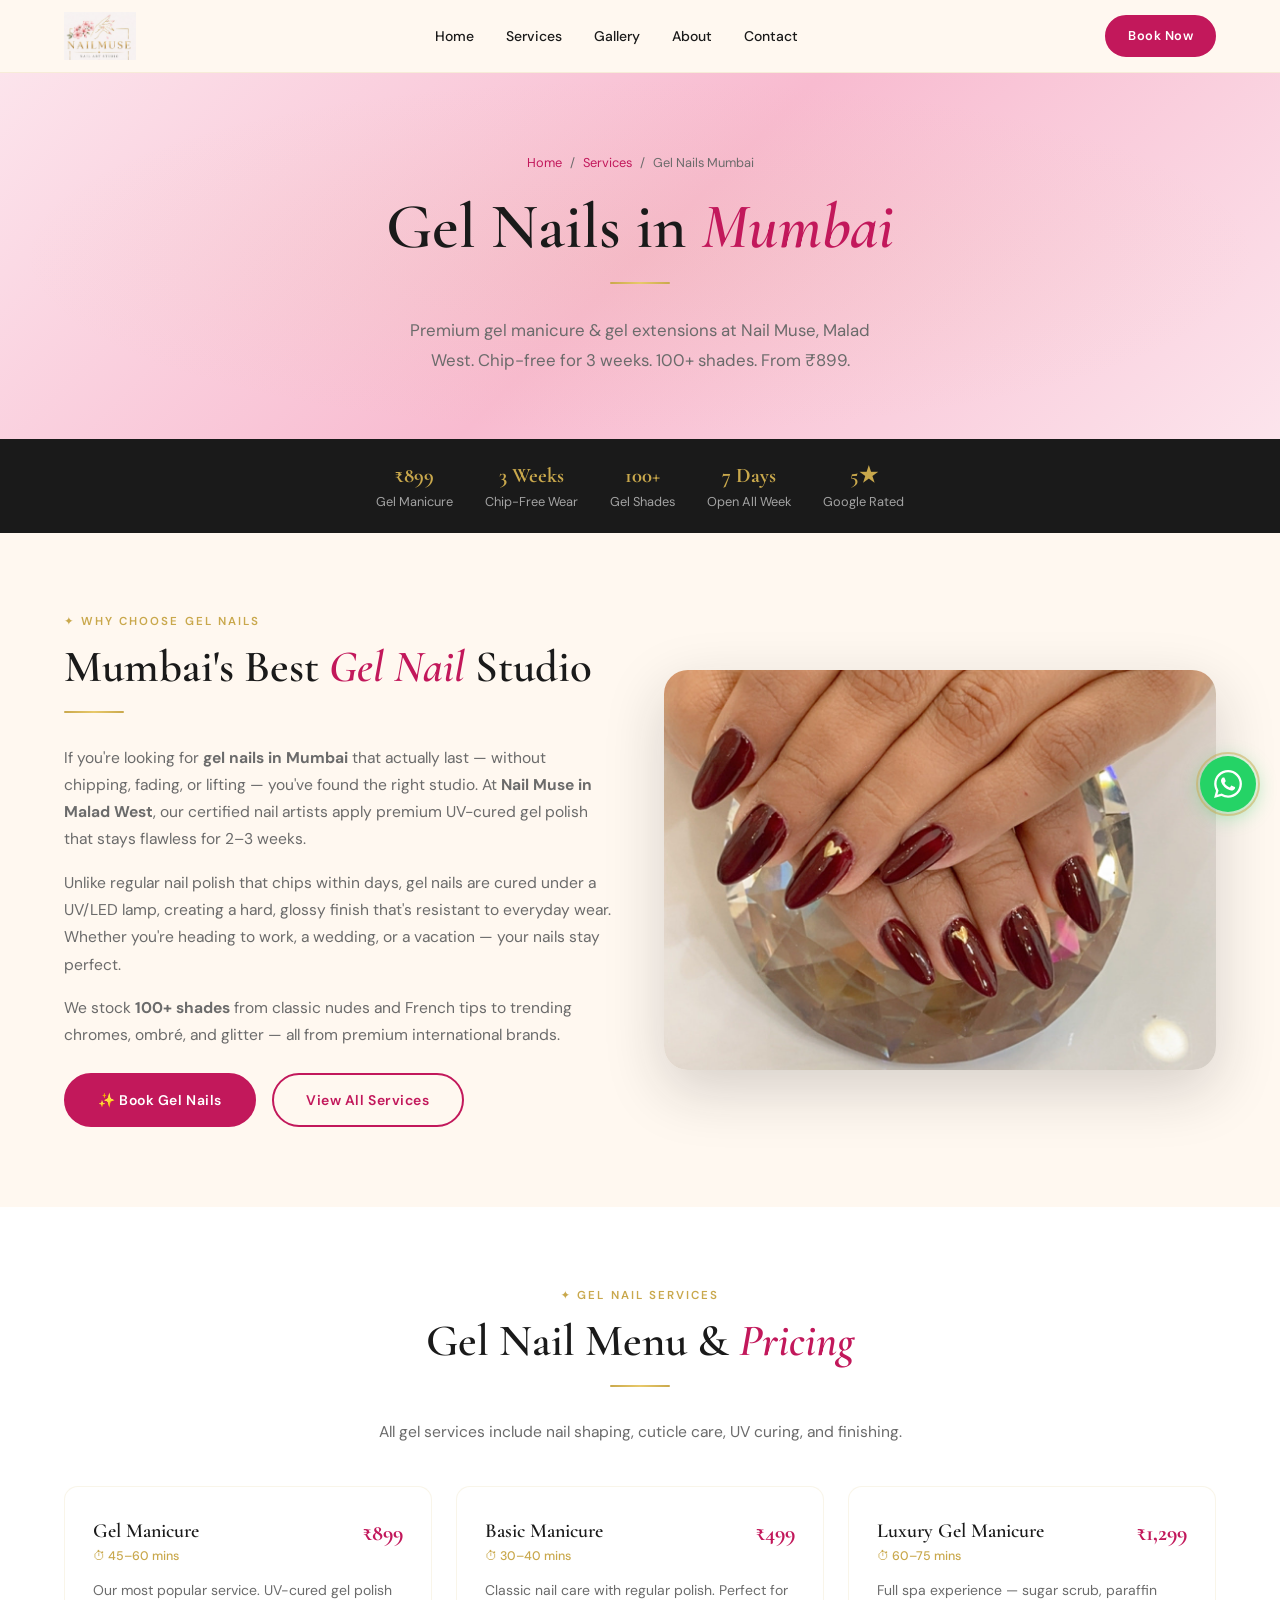
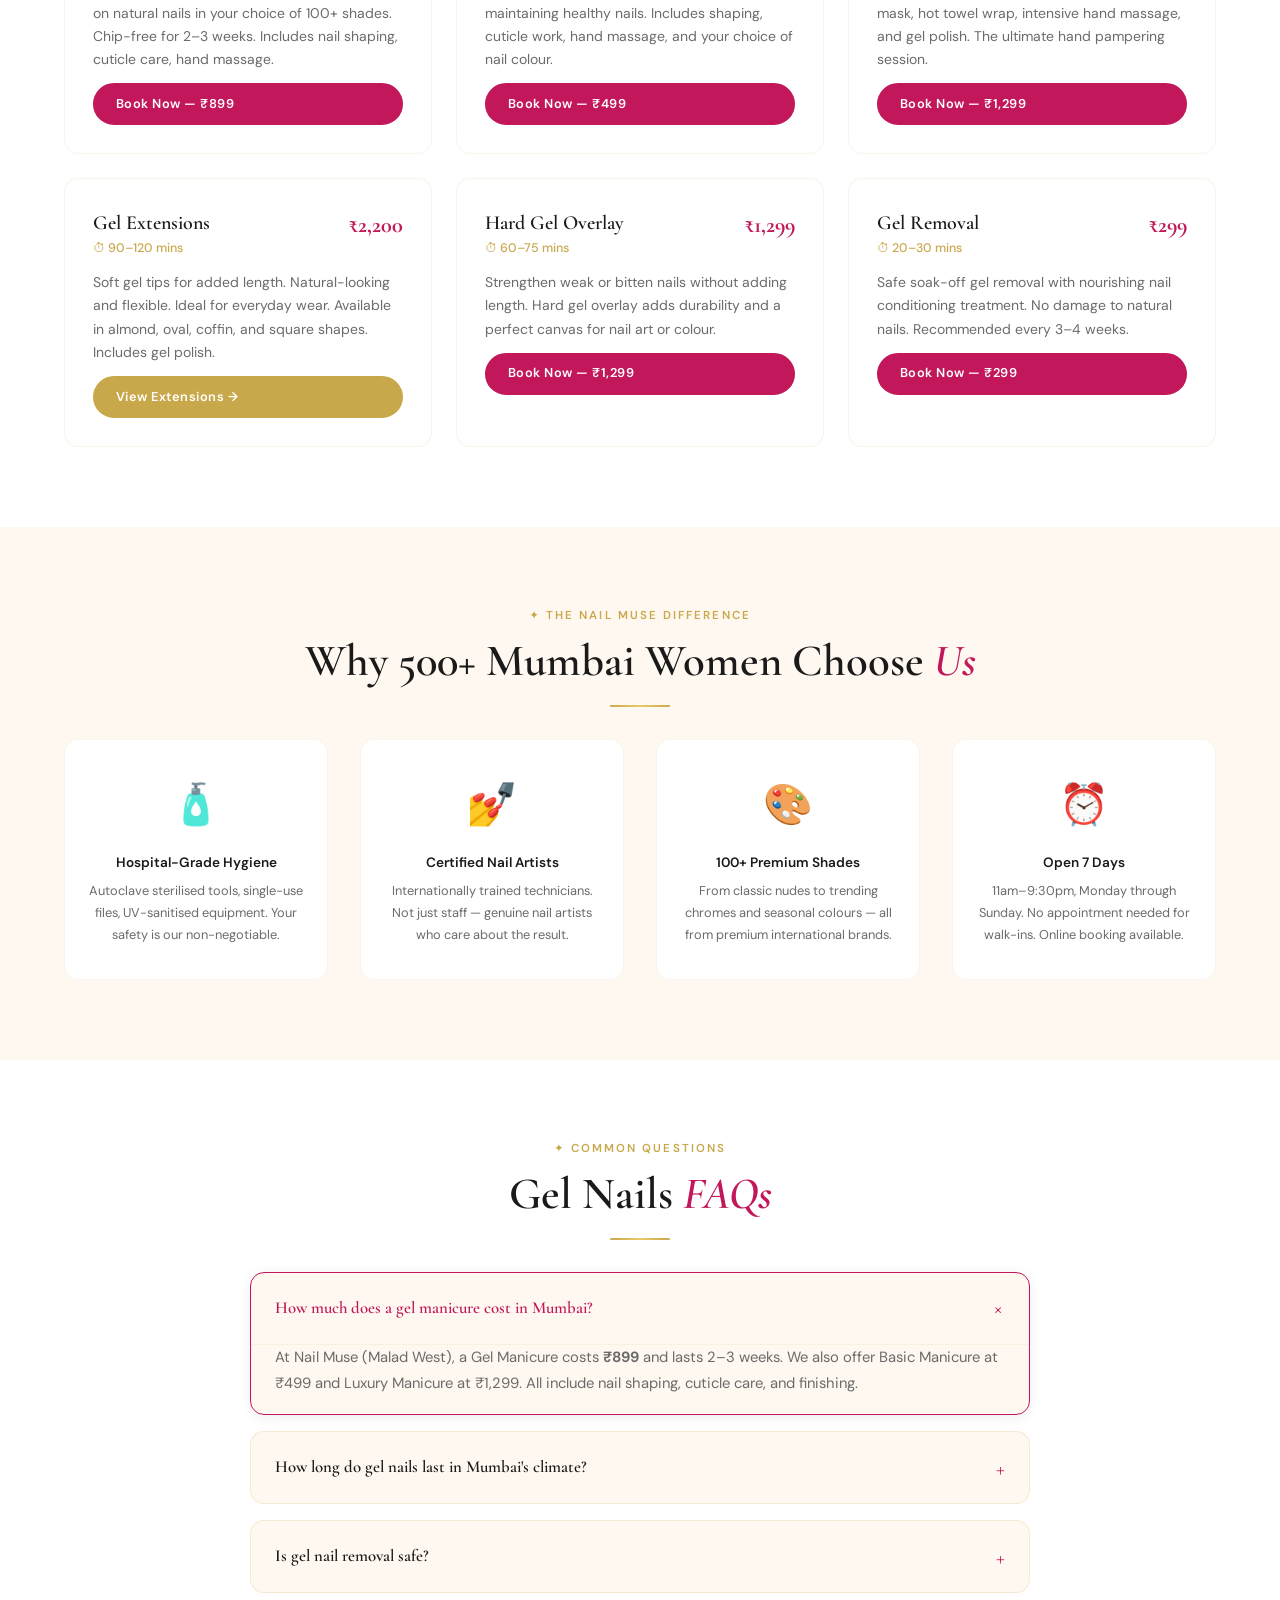
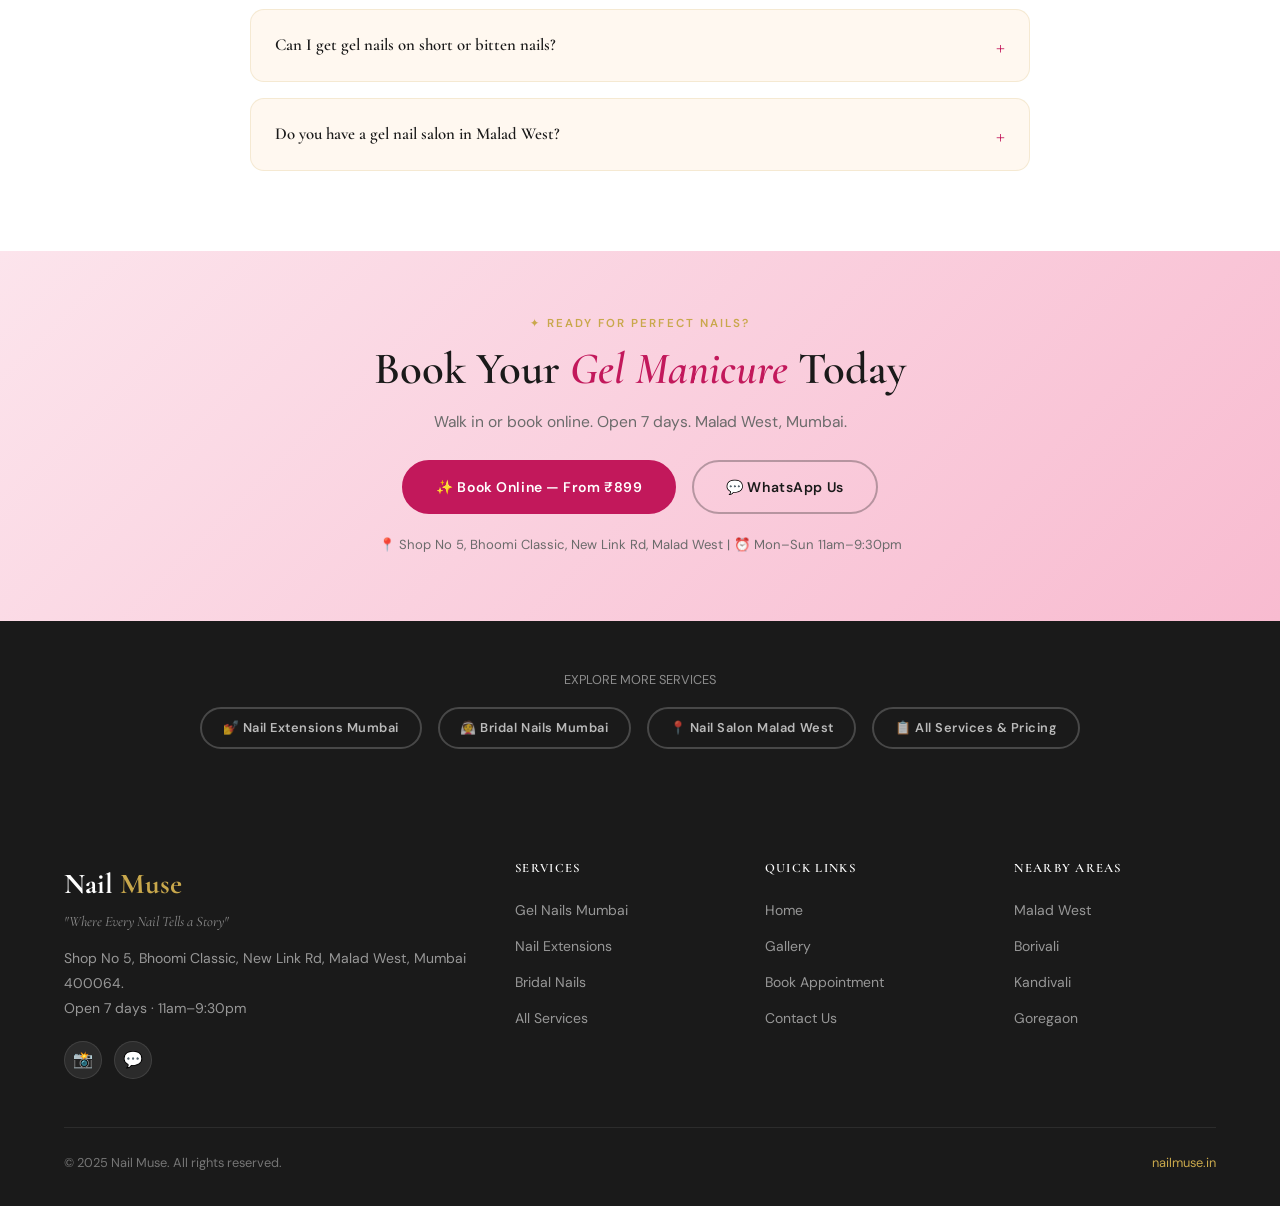
<file: gel-nails-mumbai.html>
<!DOCTYPE html>
<html lang="en">
<head>
  <meta charset="UTF-8" />
  <meta name="viewport" content="width=device-width, initial-scale=1.0" />
  <title>Gel Nails in Mumbai | Best Gel Manicure Studio — Nail Muse Malad West</title>
  <meta name="description" content="Get premium gel nails in Mumbai at Nail Muse, Malad West. Gel manicure from ₹899, gel extensions from ₹2,200. 100+ shades, chip-free 3 weeks. Book online today!" />
  <meta name="keywords" content="gel nails Mumbai, gel manicure Mumbai, gel nail extensions Mumbai, gel nails Malad, best gel nails Mumbai, gel polish Mumbai, gel nails near me" />
  <link rel="canonical" href="https://nailmuse.in/gel-nails-mumbai.html" />
  <meta property="og:title" content="Gel Nails in Mumbai | Nail Muse Malad West — from ₹899" />
  <meta property="og:description" content="Premium gel nails at Nail Muse Mumbai. Chip-free for 3 weeks. 100+ shades. Gel manicure ₹899. Book online." />
  <meta property="og:url" content="https://nailmuse.in/gel-nails-mumbai.html" />
  <meta property="og:image" content="https://nailmuse.in/assets/logo/logo.png" />
  <meta name="geo.region" content="IN-MH" />
  <meta name="geo.placename" content="Malad West, Mumbai" />
  <link rel="icon" type="image/png" href="assets/logo/logo.png" />
  <link rel="stylesheet" href="assets/css/style.css" />
  <script type="application/ld+json">
  {
    "@context": "https://schema.org",
    "@type": ["NailSalon","LocalBusiness"],
    "name": "Nail Muse",
    "description": "Premium gel nails studio in Malad West, Mumbai. Gel manicure, gel extensions, 100+ shades.",
    "url": "https://nailmuse.in/gel-nails-mumbai.html",
    "telephone": "+918879336671",
    "address": {"@type":"PostalAddress","streetAddress":"Shop No 5, Bhoomi Classic, New Link Rd, Malad","addressLocality":"Malad West","addressRegion":"Maharashtra","postalCode":"400064","addressCountry":"IN"},
    "openingHoursSpecification": [{"@type":"OpeningHoursSpecification","dayOfWeek":["Monday","Tuesday","Wednesday","Thursday","Friday","Saturday","Sunday"],"opens":"11:00","closes":"21:30"}],
    "makesOffer": [
      {"@type":"Offer","name":"Gel Manicure","price":"899","priceCurrency":"INR","description":"UV-cured gel polish, chip-free 2-3 weeks, 100+ shades"},
      {"@type":"Offer","name":"Basic Manicure","price":"499","priceCurrency":"INR"},
      {"@type":"Offer","name":"Luxury Manicure","price":"1299","priceCurrency":"INR"},
      {"@type":"Offer","name":"Gel Extensions","price":"2200","priceCurrency":"INR"}
    ],
    "aggregateRating": {"@type":"AggregateRating","ratingValue":"5","reviewCount":"500"}
  }
  </script>
  <script type="application/ld+json">
  {
    "@context": "https://schema.org",
    "@type": "FAQPage",
    "mainEntity": [
      {"@type":"Question","name":"How much does a gel manicure cost in Mumbai?","acceptedAnswer":{"@type":"Answer","text":"At Nail Muse in Malad West, Mumbai, a Gel Manicure costs ₹899 and lasts 2-3 weeks chip-free. We also offer Basic Manicure at ₹499 and Luxury Manicure at ₹1,299."}},
      {"@type":"Question","name":"How long do gel nails last?","acceptedAnswer":{"@type":"Answer","text":"Gel nails at Nail Muse Mumbai last 2-3 weeks without chipping. With proper care — avoiding harsh chemicals and wearing gloves while cleaning — they can last up to 4 weeks."}},
      {"@type":"Question","name":"Are gel nails safe?","acceptedAnswer":{"@type":"Answer","text":"Yes. Gel nails are safe when applied by a certified nail technician using quality products. At Nail Muse, we use premium UV-cured gel polish and hospital-grade sterilised tools for every client."}},
      {"@type":"Question","name":"Where can I get gel nails in Malad Mumbai?","acceptedAnswer":{"@type":"Answer","text":"Nail Muse is located at Shop No 5, Bhoomi Classic, New Link Rd, Malad West, Mumbai 400064. Open all 7 days, 11am-9:30pm. Book online at nailmuse.in or WhatsApp +91 88793 36671."}}
    ]
  }
  </script>
  <script type="application/ld+json">
  {"@context":"https://schema.org","@type":"BreadcrumbList","itemListElement":[
    {"@type":"ListItem","position":1,"name":"Home","item":"https://nailmuse.in"},
    {"@type":"ListItem","position":2,"name":"Services","item":"https://nailmuse.in/services.html"},
    {"@type":"ListItem","position":3,"name":"Gel Nails Mumbai","item":"https://nailmuse.in/gel-nails-mumbai.html"}
  ]}
  </script>
  <!-- Non-blocking Google Fonts -->
  <link rel="preconnect" href="https://fonts.googleapis.com" />
  <link rel="preconnect" href="https://fonts.gstatic.com" crossorigin />
  <link rel="stylesheet" href="https://fonts.googleapis.com/css2?family=Cormorant+Garamond:ital,wght@0,300;0,400;0,500;0,600;0,700;1,300;1,400;1,500&family=DM+Sans:wght@300;400;500;600&display=swap" media="print" onload="this.media='all'" />
  <noscript><link rel="stylesheet" href="https://fonts.googleapis.com/css2?family=Cormorant+Garamond:ital,wght@0,300;0,400;0,500;0,600;0,700;1,300;1,400;1,500&family=DM+Sans:wght@300;400;500;600&display=swap" /></noscript>
</head>
<body>
<nav id="navbar">
  <div class="container">
    <div class="nav-inner">
      <a href="index.html" class="nav-logo">
        <img src="assets/logo/logo.png" alt="Nail Muse" onerror="this.style.display='none'">
        <div class="nav-logo-text">Nail <span>Muse</span></div>
      </a>
      <ul class="nav-links">
        <li><a href="index.html">Home</a></li>
        <li><a href="services.html">Services</a></li>
        <li><a href="gallery.html">Gallery</a></li>
        <li><a href="about.html">About</a></li>
        <li><a href="contact.html">Contact</a></li>
      </ul>
      <a href="booking.html" class="btn btn-primary nav-cta btn-sm">Book Now</a>
      <button class="hamburger" aria-label="Toggle menu" aria-expanded="false"><span></span><span></span><span></span></button>
    </div>
  </div>
  <nav class="mobile-nav">
    <a href="index.html">Home</a><a href="services.html">Services</a><a href="gallery.html">Gallery</a>
    <a href="about.html">About</a><a href="contact.html">Contact</a>
    <a href="booking.html" class="btn btn-primary" style="margin-top:.5rem">Book Appointment</a>
  </nav>
</nav>

<header class="page-hero">
  <div class="container">
    <div class="breadcrumb">
      <a href="index.html">Home</a><span>/</span>
      <a href="services.html">Services</a><span>/</span>
      <span>Gel Nails Mumbai</span>
    </div>
    <h1>Gel Nails in <em style="color:var(--rose)">Mumbai</em></h1>
    <div class="gold-divider"></div>
    <p>Premium gel manicure & gel extensions at Nail Muse, Malad West. Chip-free for 3 weeks. 100+ shades. From ₹899.</p>
  </div>
</header>

<main>

<!-- Quick Stats Bar -->
<section style="background:var(--charcoal);padding:1.25rem 0">
  <div class="container">
    <div style="display:flex;gap:2rem;justify-content:center;flex-wrap:wrap;text-align:center">
      <div><strong style="color:var(--gold);font-size:1.3rem;font-family:var(--font-heading)">₹899</strong><span style="color:rgba(255,255,255,.6);font-size:.8rem;display:block">Gel Manicure</span></div>
      <div><strong style="color:var(--gold);font-size:1.3rem;font-family:var(--font-heading)">3 Weeks</strong><span style="color:rgba(255,255,255,.6);font-size:.8rem;display:block">Chip-Free Wear</span></div>
      <div><strong style="color:var(--gold);font-size:1.3rem;font-family:var(--font-heading)">100+</strong><span style="color:rgba(255,255,255,.6);font-size:.8rem;display:block">Gel Shades</span></div>
      <div><strong style="color:var(--gold);font-size:1.3rem;font-family:var(--font-heading)">7 Days</strong><span style="color:rgba(255,255,255,.6);font-size:.8rem;display:block">Open All Week</span></div>
      <div><strong style="color:var(--gold);font-size:1.3rem;font-family:var(--font-heading)">5★</strong><span style="color:rgba(255,255,255,.6);font-size:.8rem;display:block">Google Rated</span></div>
    </div>
  </div>
</section>

<!-- Intro -->
<section class="section">
  <div class="container">
    <div style="display:grid;grid-template-columns:1fr 1fr;gap:3rem;align-items:center">
      <div class="fade-up">
        <span class="section-label">✦ Why Choose Gel Nails</span>
        <h2 style="margin-bottom:1rem">Mumbai's Best <em style="color:var(--rose)">Gel Nail</em> Studio</h2>
        <div class="gold-divider left"></div>
        <p style="margin-bottom:1rem">If you're looking for <strong>gel nails in Mumbai</strong> that actually last — without chipping, fading, or lifting — you've found the right studio. At <strong>Nail Muse in Malad West</strong>, our certified nail artists apply premium UV-cured gel polish that stays flawless for 2–3 weeks.</p>
        <p style="margin-bottom:1rem">Unlike regular nail polish that chips within days, gel nails are cured under a UV/LED lamp, creating a hard, glossy finish that's resistant to everyday wear. Whether you're heading to work, a wedding, or a vacation — your nails stay perfect.</p>
        <p style="margin-bottom:1.5rem">We stock <strong>100+ shades</strong> from classic nudes and French tips to trending chromes, ombré, and glitter — all from premium international brands.</p>
        <div style="display:flex;gap:1rem;flex-wrap:wrap">
          <a href="booking.html" class="btn btn-primary">✨ Book Gel Nails</a>
          <a href="services.html" class="btn btn-outline" style="color:var(--rose);border-color:var(--rose)">View All Services</a>
        </div>
      </div>
      <div class="fade-up">
        <img src="images/gallery/webp/CE4A6BA2-E96E-4E51-A5C1-1EE6A16892D1.jpg" alt="Premium gel nails at Nail Muse Mumbai" style="border-radius:var(--radius-lg);width:100%;object-fit:cover;height:400px;box-shadow:var(--shadow-lg)">
      </div>
    </div>
  </div>
</section>

<!-- Services & Pricing -->
<section class="section" style="background:var(--white)">
  <div class="container">
    <div class="text-center fade-up">
      <span class="section-label">✦ Gel Nail Services</span>
      <h2 class="section-title">Gel Nail Menu & <em style="color:var(--rose)">Pricing</em></h2>
      <div class="gold-divider"></div>
      <p class="section-subtitle">All gel services include nail shaping, cuticle care, UV curing, and finishing.</p>
    </div>
    <div class="service-cards">
      <div class="service-card fade-up">
        <div class="service-card-top">
          <div><div class="service-name">Gel Manicure</div><div class="service-duration">⏱ 45–60 mins</div></div>
          <div class="service-price">₹899</div>
        </div>
        <div class="service-desc">Our most popular service. UV-cured gel polish on natural nails in your choice of 100+ shades. Chip-free for 2–3 weeks. Includes nail shaping, cuticle care, hand massage.</div>
        <a href="booking.html?service=Gel+Manicure+%E2%80%94+%E2%82%B9899" class="btn btn-primary btn-sm">Book Now — ₹899</a>
      </div>
      <div class="service-card fade-up">
        <div class="service-card-top">
          <div><div class="service-name">Basic Manicure</div><div class="service-duration">⏱ 30–40 mins</div></div>
          <div class="service-price">₹499</div>
        </div>
        <div class="service-desc">Classic nail care with regular polish. Perfect for maintaining healthy nails. Includes shaping, cuticle work, hand massage, and your choice of nail colour.</div>
        <a href="booking.html?service=Basic+Manicure+%E2%80%94+%E2%82%B9499" class="btn btn-primary btn-sm">Book Now — ₹499</a>
      </div>
      <div class="service-card fade-up">
        <div class="service-card-top">
          <div><div class="service-name">Luxury Gel Manicure</div><div class="service-duration">⏱ 60–75 mins</div></div>
          <div class="service-price">₹1,299</div>
        </div>
        <div class="service-desc">Full spa experience — sugar scrub, paraffin mask, hot towel wrap, intensive hand massage, and gel polish. The ultimate hand pampering session.</div>
        <a href="booking.html?service=Luxury+Manicure+%E2%80%94+%E2%82%B91299" class="btn btn-primary btn-sm">Book Now — ₹1,299</a>
      </div>
      <div class="service-card fade-up">
        <div class="service-card-top">
          <div><div class="service-name">Gel Extensions</div><div class="service-duration">⏱ 90–120 mins</div></div>
          <div class="service-price">₹2,200</div>
        </div>
        <div class="service-desc">Soft gel tips for added length. Natural-looking and flexible. Ideal for everyday wear. Available in almond, oval, coffin, and square shapes. Includes gel polish.</div>
        <a href="nail-extensions-mumbai.html" class="btn btn-gold btn-sm">View Extensions →</a>
      </div>
      <div class="service-card fade-up">
        <div class="service-card-top">
          <div><div class="service-name">Hard Gel Overlay</div><div class="service-duration">⏱ 60–75 mins</div></div>
          <div class="service-price">₹1,299</div>
        </div>
        <div class="service-desc">Strengthen weak or bitten nails without adding length. Hard gel overlay adds durability and a perfect canvas for nail art or colour.</div>
        <a href="booking.html?service=Hard+Gel+Overlay+%E2%80%94+%E2%82%B91299" class="btn btn-primary btn-sm">Book Now — ₹1,299</a>
      </div>
      <div class="service-card fade-up">
        <div class="service-card-top">
          <div><div class="service-name">Gel Removal</div><div class="service-duration">⏱ 20–30 mins</div></div>
          <div class="service-price">₹299</div>
        </div>
        <div class="service-desc">Safe soak-off gel removal with nourishing nail conditioning treatment. No damage to natural nails. Recommended every 3–4 weeks.</div>
        <a href="booking.html?service=Gel+Removal+%E2%80%94+%E2%82%B9299" class="btn btn-primary btn-sm">Book Now — ₹299</a>
      </div>
    </div>
  </div>
</section>

<!-- Why Nail Muse for Gel -->
<section class="section">
  <div class="container">
    <div class="text-center fade-up">
      <span class="section-label">✦ The Nail Muse Difference</span>
      <h2 class="section-title">Why 500+ Mumbai Women Choose <em style="color:var(--rose)">Us</em></h2>
      <div class="gold-divider"></div>
    </div>
    <div class="why-grid fade-up">
      <div class="why-item">
        <span class="why-icon">🧴</span>
        <span class="why-label">Hospital-Grade Hygiene</span>
        <p class="why-sub">Autoclave sterilised tools, single-use files, UV-sanitised equipment. Your safety is our non-negotiable.</p>
      </div>
      <div class="why-item">
        <span class="why-icon">💅</span>
        <span class="why-label">Certified Nail Artists</span>
        <p class="why-sub">Internationally trained technicians. Not just staff — genuine nail artists who care about the result.</p>
      </div>
      <div class="why-item">
        <span class="why-icon">🎨</span>
        <span class="why-label">100+ Premium Shades</span>
        <p class="why-sub">From classic nudes to trending chromes and seasonal colours — all from premium international brands.</p>
      </div>
      <div class="why-item">
        <span class="why-icon">⏰</span>
        <span class="why-label">Open 7 Days</span>
        <p class="why-sub">11am–9:30pm, Monday through Sunday. No appointment needed for walk-ins. Online booking available.</p>
      </div>
    </div>
  </div>
</section>

<!-- FAQ -->
<section class="section" style="background:var(--white)" id="faq">
  <div class="container">
    <div class="text-center fade-up">
      <span class="section-label">✦ Common Questions</span>
      <h2 class="section-title">Gel Nails <em style="color:var(--rose)">FAQs</em></h2>
      <div class="gold-divider"></div>
    </div>
    <div style="max-width:780px;margin:0 auto;display:flex;flex-direction:column;gap:1rem">
      <details class="faq-item fade-up" open>
        <summary class="faq-q">How much does a gel manicure cost in Mumbai?</summary>
        <div class="faq-a">At Nail Muse (Malad West), a Gel Manicure costs <strong>₹899</strong> and lasts 2–3 weeks. We also offer Basic Manicure at ₹499 and Luxury Manicure at ₹1,299. All include nail shaping, cuticle care, and finishing.</div>
      </details>
      <details class="faq-item fade-up">
        <summary class="faq-q">How long do gel nails last in Mumbai's climate?</summary>
        <div class="faq-a">Gel nails at Nail Muse last <strong>2–3 weeks</strong> even in Mumbai's humidity. We use premium UV-cured gel polish formulated for tropical climates. With basic care (avoiding harsh chemicals, wearing gloves while cleaning), they can last up to 4 weeks.</div>
      </details>
      <details class="faq-item fade-up">
        <summary class="faq-q">Is gel nail removal safe?</summary>
        <div class="faq-a">Yes, when done professionally. At Nail Muse, we use a safe soak-off method with gentle acetone, foil wraps, and a nourishing conditioning treatment after removal. We never scrape or forcefully remove gel — this protects your natural nails. Removal costs ₹299.</div>
      </details>
      <details class="faq-item fade-up">
        <summary class="faq-q">Can I get gel nails on short or bitten nails?</summary>
        <div class="faq-a">Absolutely! Gel polish works beautifully on short nails. For very bitten or weak nails, we recommend our <a href="services.html">Hard Gel Overlay (₹1,299)</a> which strengthens the nail while looking completely natural.</div>
      </details>
      <details class="faq-item fade-up">
        <summary class="faq-q">Do you have a gel nail salon in Malad West?</summary>
        <div class="faq-a">Yes! Nail Muse is located at <strong>Shop No 5, Bhoomi Classic, New Link Rd, Malad West, Mumbai 400064</strong>. Open all 7 days, 11am–9:30pm. <a href="booking.html">Book online</a> or WhatsApp <a href="https://wa.me/918879336671">+91 88793 36671</a>.</div>
      </details>
    </div>
  </div>
</section>

<!-- CTA -->
<section style="background:linear-gradient(135deg,#fce4ec,#f8bbd0);padding:4rem 0;text-align:center">
  <div class="container fade-up">
    <span class="section-label">✦ Ready for Perfect Nails?</span>
    <h2 style="margin-bottom:.75rem">Book Your <em style="color:var(--rose)">Gel Manicure</em> Today</h2>
    <p style="margin-bottom:1.5rem;color:var(--gray);max-width:480px;margin-left:auto;margin-right:auto">Walk in or book online. Open 7 days. Malad West, Mumbai.</p>
    <div style="display:flex;gap:1rem;justify-content:center;flex-wrap:wrap">
      <a href="booking.html" class="btn btn-primary">✨ Book Online — From ₹899</a>
      <a href="https://wa.me/918879336671" class="btn btn-outline" style="color:var(--charcoal);border-color:rgba(26,26,26,.3)" target="_blank">💬 WhatsApp Us</a>
    </div>
    <p style="margin-top:1.25rem;font-size:.82rem;color:var(--gray)">📍 Shop No 5, Bhoomi Classic, New Link Rd, Malad West | ⏰ Mon–Sun 11am–9:30pm</p>
  </div>
</section>

<!-- Internal Links -->
<section class="section-sm" style="background:var(--charcoal)">
  <div class="container">
    <p style="color:rgba(255,255,255,.5);font-size:.8rem;text-align:center;margin-bottom:1rem">EXPLORE MORE SERVICES</p>
    <div style="display:flex;gap:1rem;justify-content:center;flex-wrap:wrap">
      <a href="nail-extensions-mumbai.html" class="btn btn-sm btn-outline" style="color:rgba(255,255,255,.7);border-color:rgba(255,255,255,.2)">💅 Nail Extensions Mumbai</a>
      <a href="bridal-nails-mumbai.html" class="btn btn-sm btn-outline" style="color:rgba(255,255,255,.7);border-color:rgba(255,255,255,.2)">👰 Bridal Nails Mumbai</a>
      <a href="nail-salon-malad-west.html" class="btn btn-sm btn-outline" style="color:rgba(255,255,255,.7);border-color:rgba(255,255,255,.2)">📍 Nail Salon Malad West</a>
      <a href="services.html" class="btn btn-sm btn-outline" style="color:rgba(255,255,255,.7);border-color:rgba(255,255,255,.2)">📋 All Services & Pricing</a>
    </div>
  </div>
</section>

</main>

<footer class="footer">
  <div class="container">
    <div class="footer-grid">
      <div class="footer-brand">
        <div class="footer-logo-text">Nail <span>Muse</span></div>
        <div class="footer-tagline-text">"Where Every Nail Tells a Story"</div>
        <p>Shop No 5, Bhoomi Classic, New Link Rd, Malad West, Mumbai 400064.<br>Open 7 days · 11am–9:30pm</p>
        <div class="social-links">
          <a href="https://instagram.com/nailmuse2016" class="social-link" target="_blank">📸</a>
          <a href="https://wa.me/918879336671" class="social-link" target="_blank">💬</a>
        </div>
      </div>
      <div class="footer-col"><h5>Services</h5><ul>
        <li><a href="gel-nails-mumbai.html">Gel Nails Mumbai</a></li>
        <li><a href="nail-extensions-mumbai.html">Nail Extensions</a></li>
        <li><a href="bridal-nails-mumbai.html">Bridal Nails</a></li>
        <li><a href="services.html">All Services</a></li>
      </ul></div>
      <div class="footer-col"><h5>Quick Links</h5><ul>
        <li><a href="index.html">Home</a></li>
        <li><a href="gallery.html">Gallery</a></li>
        <li><a href="booking.html">Book Appointment</a></li>
        <li><a href="contact.html">Contact Us</a></li>
      </ul></div>
      <div class="footer-col"><h5>Nearby Areas</h5><ul>
        <li><a href="nail-salon-malad-west.html">Malad West</a></li>
        <li><a href="nail-salon-malad-west.html">Borivali</a></li>
        <li><a href="nail-salon-malad-west.html">Kandivali</a></li>
        <li><a href="nail-salon-malad-west.html">Goregaon</a></li>
      </ul></div>
    </div>
    <div class="footer-bottom">
      <p>© 2025 Nail Muse. All rights reserved.</p>
      <p><a href="https://nailmuse.in">nailmuse.in</a></p>
    </div>
  </div>
</footer>

<a href="https://wa.me/918879336671" class="whatsapp-float" aria-label="WhatsApp" target="_blank" rel="noopener">
  <svg width="28" height="28" viewBox="0 0 24 24" fill="currentColor"><path d="M17.472 14.382c-.297-.149-1.758-.867-2.03-.967-.273-.099-.471-.148-.67.15-.197.297-.767.966-.94 1.164-.173.199-.347.223-.644.075-.297-.15-1.255-.463-2.39-1.475-.883-.788-1.48-1.761-1.653-2.059-.173-.297-.018-.458.13-.606.134-.133.298-.347.446-.52.149-.174.198-.298.298-.497.099-.198.05-.371-.025-.52-.075-.149-.669-1.612-.916-2.207-.242-.579-.487-.5-.669-.51-.173-.008-.371-.01-.57-.01-.198 0-.52.074-.792.372-.272.297-1.04 1.016-1.04 2.479 0 1.462 1.065 2.875 1.213 3.074.149.198 2.096 3.2 5.077 4.487.709.306 1.262.489 1.694.625.712.227 1.36.195 1.871.118.571-.085 1.758-.719 2.006-1.413.248-.694.248-1.289.173-1.413-.074-.124-.272-.198-.57-.347m-5.421 7.403h-.004a9.87 9.87 0 01-5.031-1.378l-.361-.214-3.741.982.998-3.648-.235-.374a9.86 9.86 0 01-1.51-5.26c.001-5.45 4.436-9.884 9.888-9.884 2.64 0 5.122 1.03 6.988 2.898a9.825 9.825 0 012.893 6.994c-.003 5.45-4.437 9.884-9.885 9.884m8.413-18.297A11.815 11.815 0 0012.05 0C5.495 0 .16 5.335.157 11.892c0 2.096.547 4.142 1.588 5.945L.057 24l6.305-1.654a11.882 11.882 0 005.683 1.448h.005c6.554 0 11.89-5.335 11.893-11.893a11.821 11.821 0 00-3.48-8.413z"/></svg>
</a>
<button class="scroll-top" aria-label="Scroll to top">↑</button>
<div class="mobile-book-bar"><a href="booking.html" class="btn btn-primary">✨ Book Gel Nails — ₹899</a></div>
<script defer src="assets/js/main.js"></script>
</body>
</html>
</file>
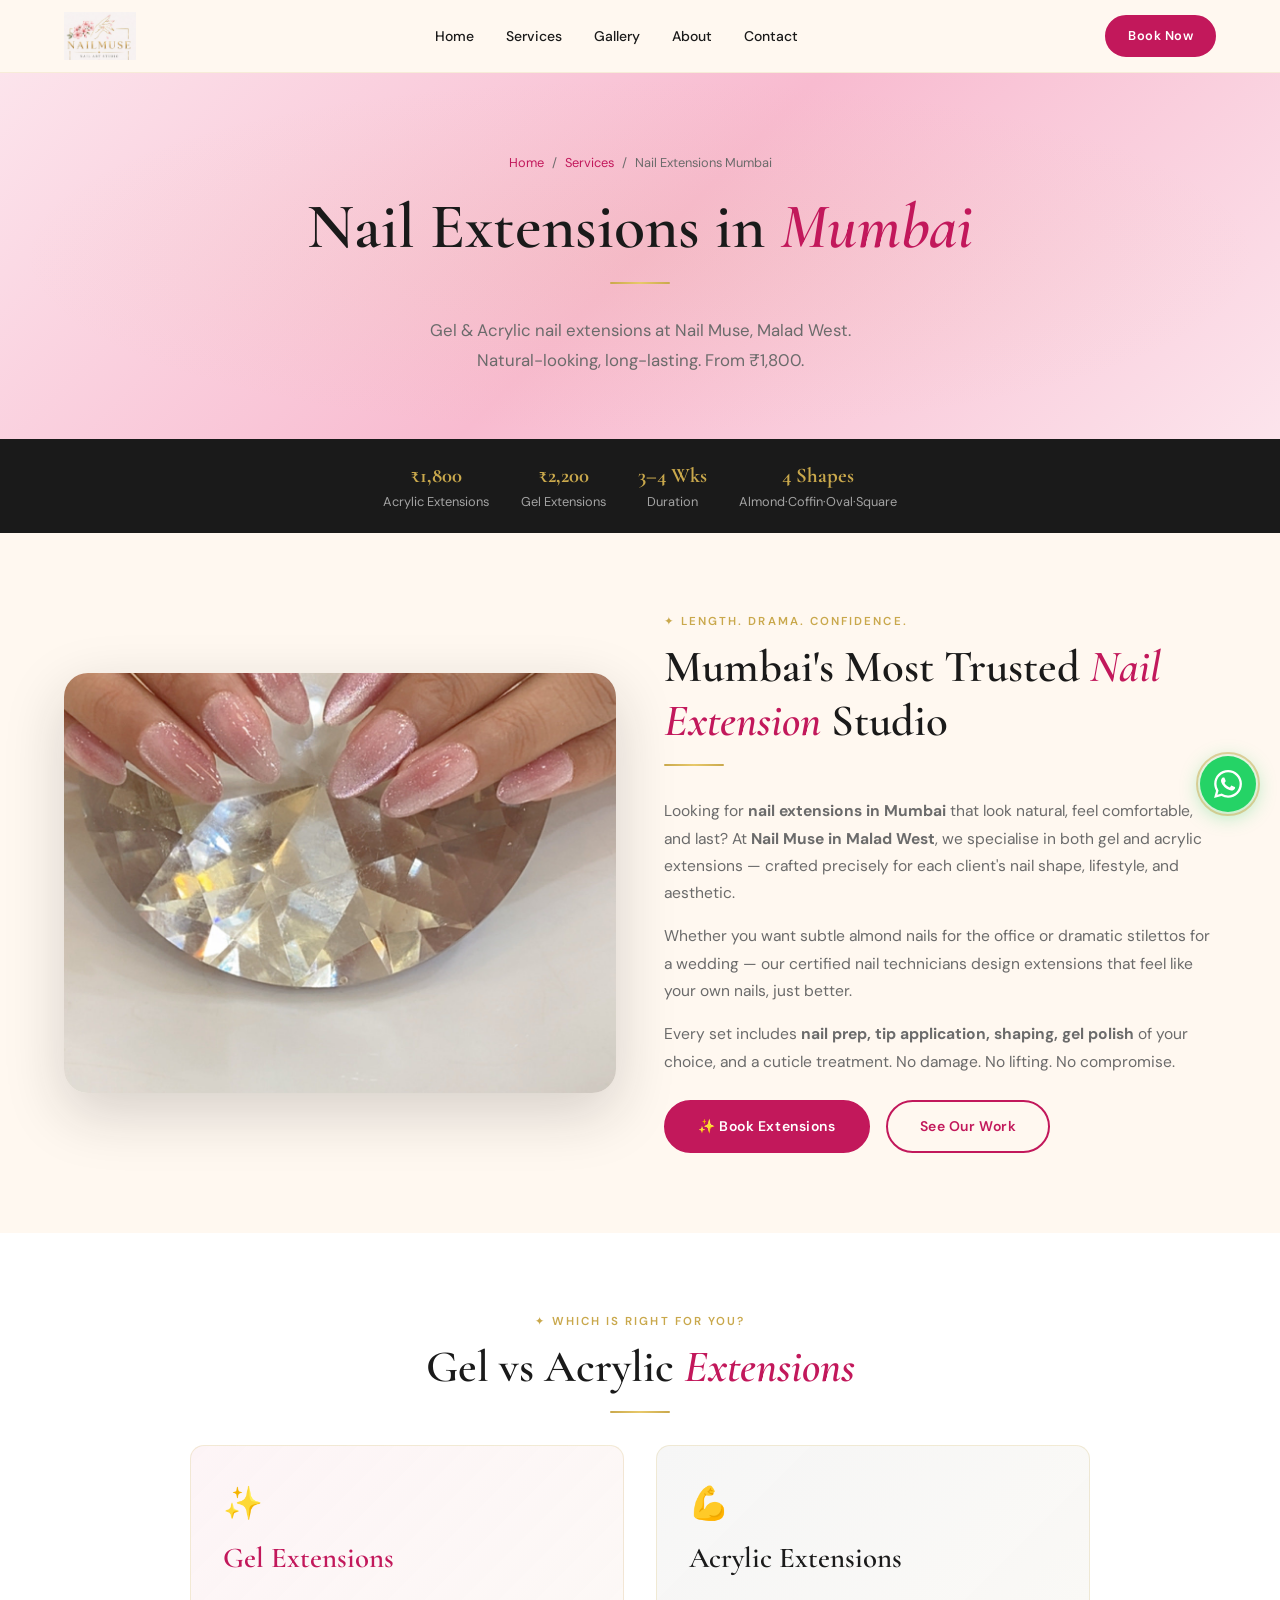
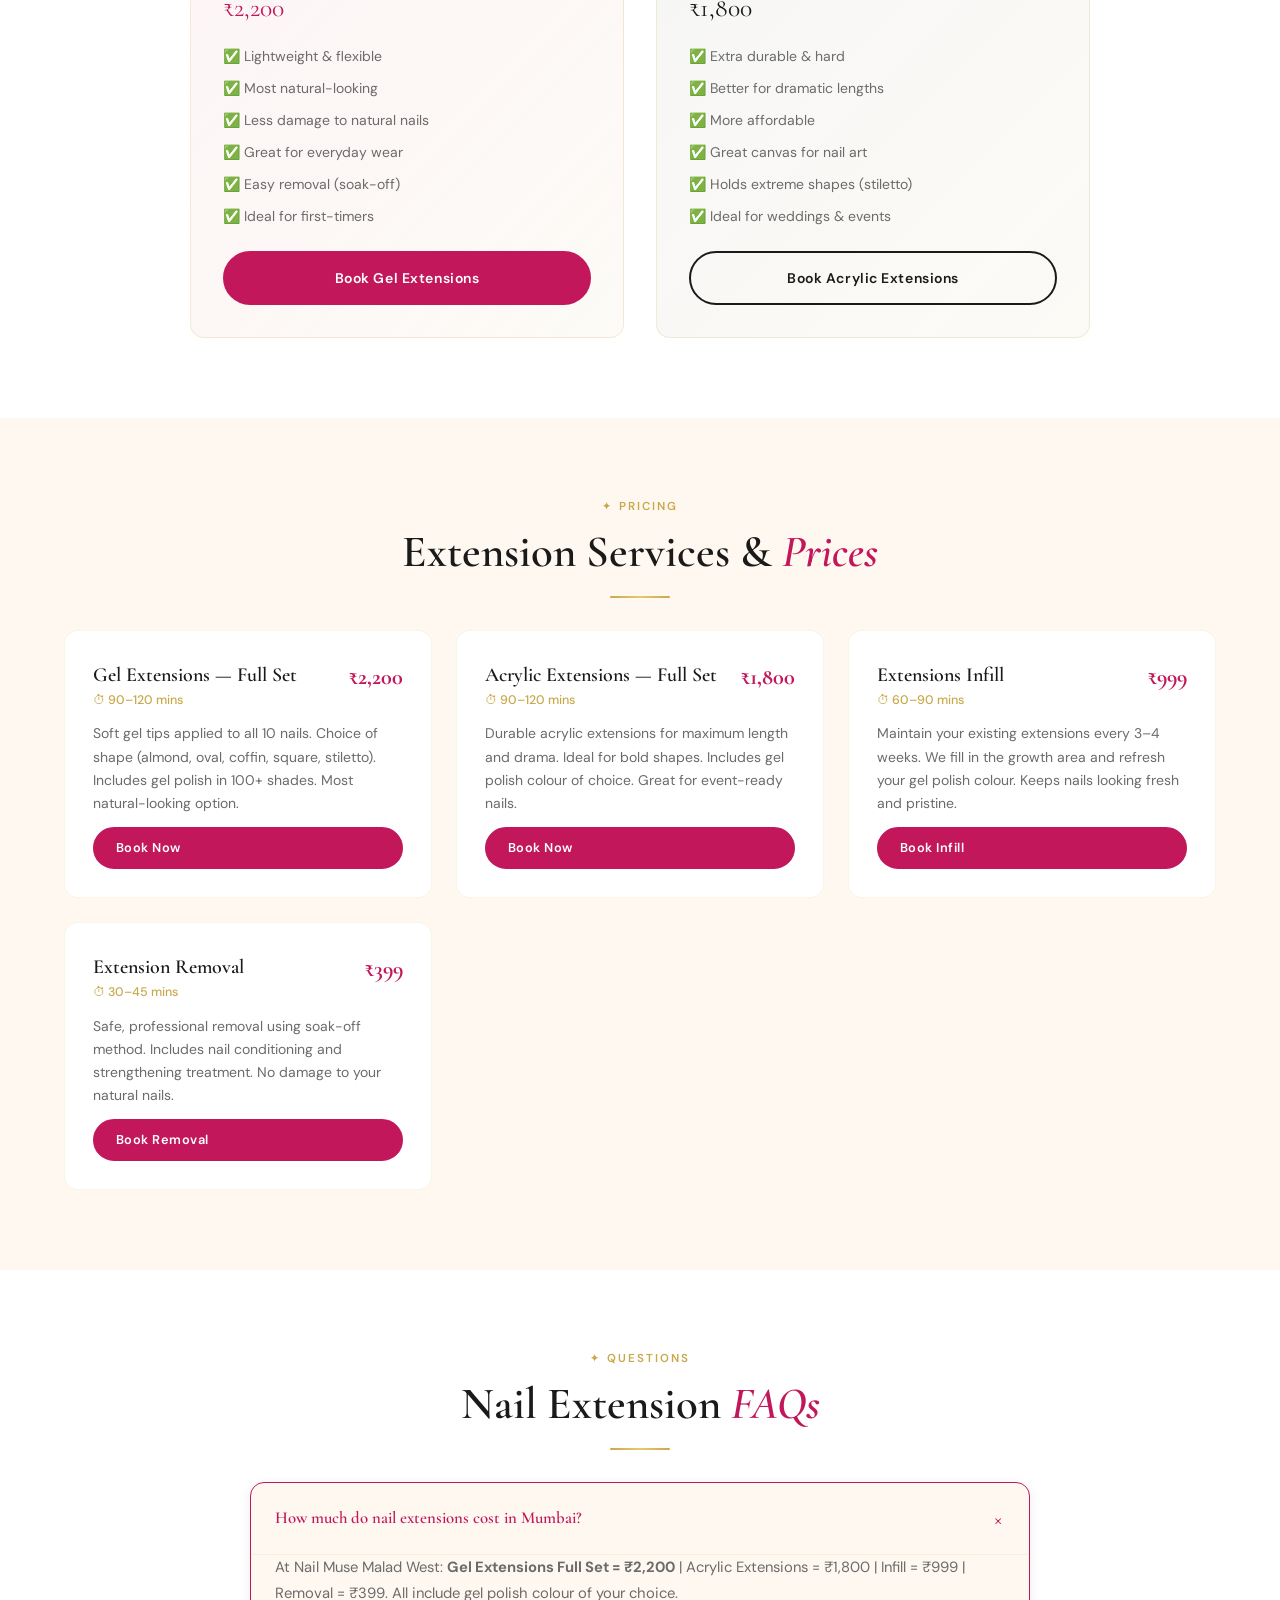
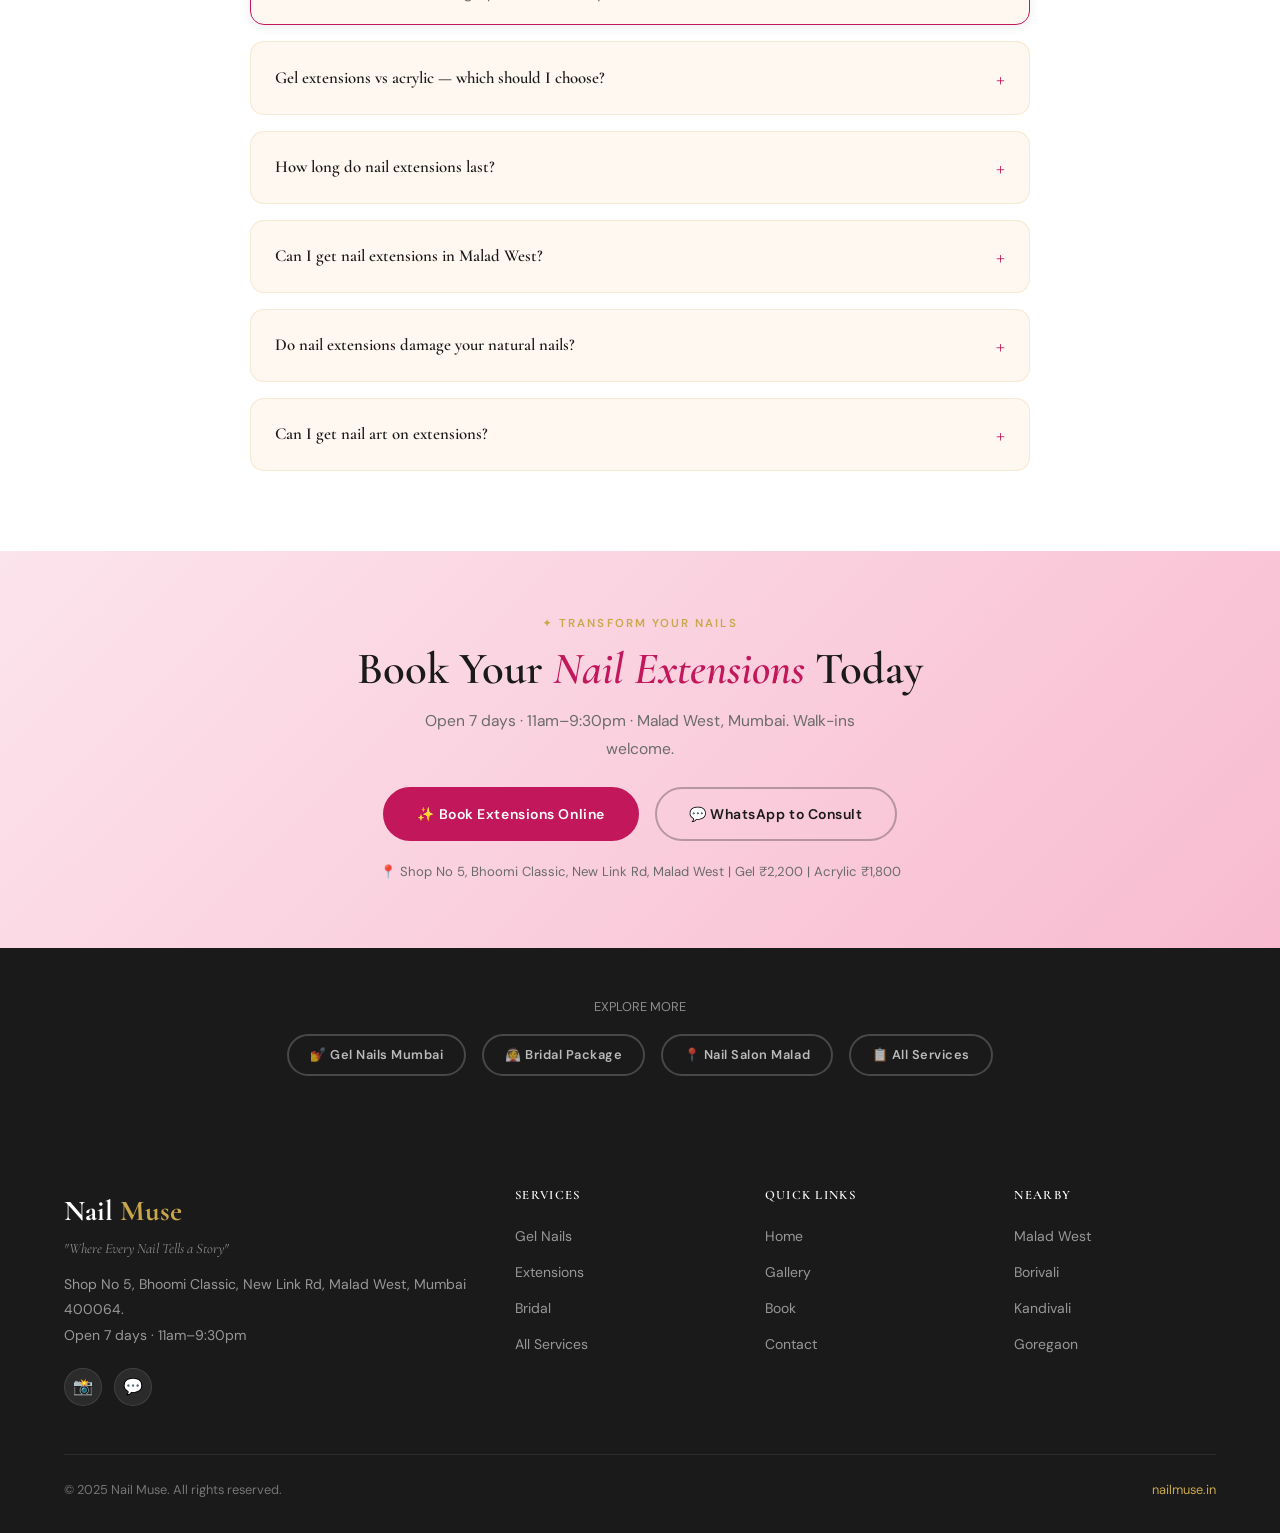
<file: nail-extensions-mumbai.html>
<!DOCTYPE html>
<html lang="en">
<head>
  <meta charset="UTF-8" />
  <meta name="viewport" content="width=device-width, initial-scale=1.0" />
  <title>Nail Extensions in Mumbai | Gel & Acrylic Extensions — Nail Muse Malad West</title>
  <meta name="description" content="Get professional nail extensions in Mumbai at Nail Muse, Malad West. Gel extensions ₹2,200 | Acrylic extensions ₹1,800. Long-lasting, natural-looking. Book online!" />
  <meta name="keywords" content="nail extensions Mumbai, gel extensions Mumbai, acrylic nails Mumbai, nail extensions Malad, stiletto nails Mumbai, long nails Mumbai, nail extensions near me Mumbai" />
  <link rel="canonical" href="https://nailmuse.in/nail-extensions-mumbai.html" />
  <meta property="og:title" content="Nail Extensions in Mumbai | Gel & Acrylic — Nail Muse from ₹1,800" />
  <meta property="og:description" content="Professional nail extensions at Nail Muse, Malad West Mumbai. Gel from ₹2,200, Acrylic from ₹1,800. Open 7 days." />
  <meta property="og:url" content="https://nailmuse.in/nail-extensions-mumbai.html" />
  <meta property="og:image" content="https://nailmuse.in/assets/logo/logo.png" />
  <meta name="geo.region" content="IN-MH" />
  <meta name="geo.placename" content="Malad West, Mumbai" />
  <link rel="icon" type="image/png" href="assets/logo/logo.png" />
  <link rel="stylesheet" href="assets/css/style.css" />
  <script type="application/ld+json">
  {"@context":"https://schema.org","@type":["NailSalon","LocalBusiness"],"name":"Nail Muse","description":"Professional nail extensions studio in Malad West, Mumbai. Gel and acrylic extensions, infill, removal.","url":"https://nailmuse.in/nail-extensions-mumbai.html","telephone":"+918879336671","address":{"@type":"PostalAddress","streetAddress":"Shop No 5, Bhoomi Classic, New Link Rd, Malad","addressLocality":"Malad West","addressRegion":"Maharashtra","postalCode":"400064","addressCountry":"IN"},"openingHoursSpecification":[{"@type":"OpeningHoursSpecification","dayOfWeek":["Monday","Tuesday","Wednesday","Thursday","Friday","Saturday","Sunday"],"opens":"11:00","closes":"21:30"}],"makesOffer":[{"@type":"Offer","name":"Gel Extensions Full Set","price":"2200","priceCurrency":"INR"},{"@type":"Offer","name":"Acrylic Extensions Full Set","price":"1800","priceCurrency":"INR"},{"@type":"Offer","name":"Extensions Infill","price":"999","priceCurrency":"INR"},{"@type":"Offer","name":"Extension Removal","price":"399","priceCurrency":"INR"}],"aggregateRating":{"@type":"AggregateRating","ratingValue":"5","reviewCount":"500"}}
  </script>
  <script type="application/ld+json">
  {"@context":"https://schema.org","@type":"FAQPage","mainEntity":[
    {"@type":"Question","name":"How much do nail extensions cost in Mumbai?","acceptedAnswer":{"@type":"Answer","text":"At Nail Muse in Malad West, Mumbai: Gel Extensions Full Set costs ₹2,200 and Acrylic Extensions Full Set costs ₹1,800. Infill (every 3-4 weeks) costs ₹999. Removal costs ₹399."}},
    {"@type":"Question","name":"What is the difference between gel and acrylic nail extensions?","acceptedAnswer":{"@type":"Answer","text":"Gel extensions are lighter, more flexible and more natural-looking — ideal for everyday wear. Acrylic extensions are harder and more durable, better for dramatic lengths. Gel extensions start at ₹2,200 and acrylics at ₹1,800 at Nail Muse Mumbai."}},
    {"@type":"Question","name":"How long do nail extensions last?","acceptedAnswer":{"@type":"Answer","text":"Nail extensions last 3-4 weeks before requiring an infill at Nail Muse Mumbai. With proper care — avoiding picking or using nails as tools — they can last longer. We recommend infill every 3 weeks for the best look."}},
    {"@type":"Question","name":"Where can I get nail extensions in Malad Mumbai?","acceptedAnswer":{"@type":"Answer","text":"Nail Muse is at Shop No 5, Bhoomi Classic, New Link Rd, Malad West, Mumbai 400064. Open all 7 days, 11am-9:30pm. Book online at nailmuse.in or WhatsApp +91 88793 36671."}}
  ]}
  </script>
  <script type="application/ld+json">{"@context":"https://schema.org","@type":"BreadcrumbList","itemListElement":[{"@type":"ListItem","position":1,"name":"Home","item":"https://nailmuse.in"},{"@type":"ListItem","position":2,"name":"Services","item":"https://nailmuse.in/services.html"},{"@type":"ListItem","position":3,"name":"Nail Extensions Mumbai","item":"https://nailmuse.in/nail-extensions-mumbai.html"}]}</script>
  <!-- Non-blocking Google Fonts -->
  <link rel="preconnect" href="https://fonts.googleapis.com" />
  <link rel="preconnect" href="https://fonts.gstatic.com" crossorigin />
  <link rel="stylesheet" href="https://fonts.googleapis.com/css2?family=Cormorant+Garamond:ital,wght@0,300;0,400;0,500;0,600;0,700;1,300;1,400;1,500&family=DM+Sans:wght@300;400;500;600&display=swap" media="print" onload="this.media='all'" />
  <noscript><link rel="stylesheet" href="https://fonts.googleapis.com/css2?family=Cormorant+Garamond:ital,wght@0,300;0,400;0,500;0,600;0,700;1,300;1,400;1,500&family=DM+Sans:wght@300;400;500;600&display=swap" /></noscript>
</head>
<body>
<nav id="navbar">
  <div class="container">
    <div class="nav-inner">
      <a href="index.html" class="nav-logo"><img src="assets/logo/logo.png" alt="Nail Muse" onerror="this.style.display='none'"><div class="nav-logo-text">Nail <span>Muse</span></div></a>
      <ul class="nav-links">
        <li><a href="index.html">Home</a></li><li><a href="services.html">Services</a></li>
        <li><a href="gallery.html">Gallery</a></li><li><a href="about.html">About</a></li><li><a href="contact.html">Contact</a></li>
      </ul>
      <a href="booking.html" class="btn btn-primary nav-cta btn-sm">Book Now</a>
      <button class="hamburger" aria-label="Toggle menu" aria-expanded="false"><span></span><span></span><span></span></button>
    </div>
  </div>
  <nav class="mobile-nav">
    <a href="index.html">Home</a><a href="services.html">Services</a><a href="gallery.html">Gallery</a>
    <a href="about.html">About</a><a href="contact.html">Contact</a>
    <a href="booking.html" class="btn btn-primary" style="margin-top:.5rem">Book Appointment</a>
  </nav>
</nav>

<header class="page-hero">
  <div class="container">
    <div class="breadcrumb"><a href="index.html">Home</a><span>/</span><a href="services.html">Services</a><span>/</span><span>Nail Extensions Mumbai</span></div>
    <h1>Nail Extensions in <em style="color:var(--rose)">Mumbai</em></h1>
    <div class="gold-divider"></div>
    <p>Gel & Acrylic nail extensions at Nail Muse, Malad West. Natural-looking, long-lasting. From ₹1,800.</p>
  </div>
</header>

<main>

<section style="background:var(--charcoal);padding:1.25rem 0">
  <div class="container">
    <div style="display:flex;gap:2rem;justify-content:center;flex-wrap:wrap;text-align:center">
      <div><strong style="color:var(--gold);font-size:1.3rem;font-family:var(--font-heading)">₹1,800</strong><span style="color:rgba(255,255,255,.6);font-size:.8rem;display:block">Acrylic Extensions</span></div>
      <div><strong style="color:var(--gold);font-size:1.3rem;font-family:var(--font-heading)">₹2,200</strong><span style="color:rgba(255,255,255,.6);font-size:.8rem;display:block">Gel Extensions</span></div>
      <div><strong style="color:var(--gold);font-size:1.3rem;font-family:var(--font-heading)">3–4 Wks</strong><span style="color:rgba(255,255,255,.6);font-size:.8rem;display:block">Duration</span></div>
      <div><strong style="color:var(--gold);font-size:1.3rem;font-family:var(--font-heading)">4 Shapes</strong><span style="color:rgba(255,255,255,.6);font-size:.8rem;display:block">Almond·Coffin·Oval·Square</span></div>
    </div>
  </div>
</section>

<!-- Intro -->
<section class="section">
  <div class="container">
    <div style="display:grid;grid-template-columns:1fr 1fr;gap:3rem;align-items:center">
      <div class="fade-up">
        <img src="images/gallery/webp/9E84B2D3-AE76-44F6-B004-9298EAC9ECF6.jpg" alt="Nail extensions at Nail Muse Mumbai" style="border-radius:var(--radius-lg);width:100%;object-fit:cover;height:420px;box-shadow:var(--shadow-lg)">
      </div>
      <div class="fade-up">
        <span class="section-label">✦ Length. Drama. Confidence.</span>
        <h2 style="margin-bottom:1rem">Mumbai's Most Trusted <em style="color:var(--rose)">Nail Extension</em> Studio</h2>
        <div class="gold-divider left"></div>
        <p style="margin-bottom:1rem">Looking for <strong>nail extensions in Mumbai</strong> that look natural, feel comfortable, and last? At <strong>Nail Muse in Malad West</strong>, we specialise in both gel and acrylic extensions — crafted precisely for each client's nail shape, lifestyle, and aesthetic.</p>
        <p style="margin-bottom:1rem">Whether you want subtle almond nails for the office or dramatic stilettos for a wedding — our certified nail technicians design extensions that feel like your own nails, just better.</p>
        <p style="margin-bottom:1.5rem">Every set includes <strong>nail prep, tip application, shaping, gel polish</strong> of your choice, and a cuticle treatment. No damage. No lifting. No compromise.</p>
        <div style="display:flex;gap:1rem;flex-wrap:wrap">
          <a href="booking.html" class="btn btn-primary">✨ Book Extensions</a>
          <a href="gallery.html" class="btn btn-outline" style="color:var(--rose);border-color:var(--rose)">See Our Work</a>
        </div>
      </div>
    </div>
  </div>
</section>

<!-- Gel vs Acrylic comparison -->
<section class="section" style="background:var(--white)">
  <div class="container">
    <div class="text-center fade-up">
      <span class="section-label">✦ Which Is Right for You?</span>
      <h2 class="section-title">Gel vs Acrylic <em style="color:var(--rose)">Extensions</em></h2>
      <div class="gold-divider"></div>
    </div>
    <div style="display:grid;grid-template-columns:1fr 1fr;gap:2rem;max-width:900px;margin:0 auto" class="fade-up">
      <div style="background:linear-gradient(135deg,rgba(242,184,198,.15),rgba(201,168,76,.05));border:1px solid rgba(201,168,76,.2);border-radius:var(--radius-md);padding:2rem">
        <div style="font-size:2rem;margin-bottom:.75rem">✨</div>
        <h3 style="margin-bottom:.75rem;color:var(--rose)">Gel Extensions</h3>
        <div style="font-family:var(--font-heading);font-size:1.6rem;color:var(--rose);margin-bottom:1rem">₹2,200</div>
        <ul style="display:flex;flex-direction:column;gap:.6rem;font-size:.875rem;color:var(--gray)">
          <li>✅ Lightweight & flexible</li>
          <li>✅ Most natural-looking</li>
          <li>✅ Less damage to natural nails</li>
          <li>✅ Great for everyday wear</li>
          <li>✅ Easy removal (soak-off)</li>
          <li>✅ Ideal for first-timers</li>
        </ul>
        <a href="booking.html?service=Gel+Extensions+Full+Set+%E2%80%94+%E2%82%B92200" class="btn btn-primary" style="width:100%;justify-content:center;margin-top:1.5rem">Book Gel Extensions</a>
      </div>
      <div style="background:linear-gradient(135deg,rgba(26,26,26,.04),rgba(201,168,76,.05));border:1px solid rgba(201,168,76,.2);border-radius:var(--radius-md);padding:2rem">
        <div style="font-size:2rem;margin-bottom:.75rem">💪</div>
        <h3 style="margin-bottom:.75rem;color:var(--charcoal)">Acrylic Extensions</h3>
        <div style="font-family:var(--font-heading);font-size:1.6rem;color:var(--charcoal);margin-bottom:1rem">₹1,800</div>
        <ul style="display:flex;flex-direction:column;gap:.6rem;font-size:.875rem;color:var(--gray)">
          <li>✅ Extra durable & hard</li>
          <li>✅ Better for dramatic lengths</li>
          <li>✅ More affordable</li>
          <li>✅ Great canvas for nail art</li>
          <li>✅ Holds extreme shapes (stiletto)</li>
          <li>✅ Ideal for weddings & events</li>
        </ul>
        <a href="booking.html?service=Acrylic+Extensions+Full+Set+%E2%80%94+%E2%82%B91800" class="btn btn-outline" style="width:100%;justify-content:center;margin-top:1.5rem;color:var(--charcoal);border-color:var(--charcoal)">Book Acrylic Extensions</a>
      </div>
    </div>
  </div>
</section>

<!-- Services & Pricing -->
<section class="section">
  <div class="container">
    <div class="text-center fade-up">
      <span class="section-label">✦ Pricing</span>
      <h2 class="section-title">Extension Services & <em style="color:var(--rose)">Prices</em></h2>
      <div class="gold-divider"></div>
    </div>
    <div class="service-cards">
      <div class="service-card fade-up">
        <div class="service-card-top">
          <div><div class="service-name">Gel Extensions — Full Set</div><div class="service-duration">⏱ 90–120 mins</div></div>
          <div class="service-price">₹2,200</div>
        </div>
        <div class="service-desc">Soft gel tips applied to all 10 nails. Choice of shape (almond, oval, coffin, square, stiletto). Includes gel polish in 100+ shades. Most natural-looking option.</div>
        <a href="booking.html?service=Gel+Extensions+Full+Set+%E2%80%94+%E2%82%B92200" class="btn btn-primary btn-sm">Book Now</a>
      </div>
      <div class="service-card fade-up">
        <div class="service-card-top">
          <div><div class="service-name">Acrylic Extensions — Full Set</div><div class="service-duration">⏱ 90–120 mins</div></div>
          <div class="service-price">₹1,800</div>
        </div>
        <div class="service-desc">Durable acrylic extensions for maximum length and drama. Ideal for bold shapes. Includes gel polish colour of choice. Great for event-ready nails.</div>
        <a href="booking.html?service=Acrylic+Extensions+Full+Set+%E2%80%94+%E2%82%B91800" class="btn btn-primary btn-sm">Book Now</a>
      </div>
      <div class="service-card fade-up">
        <div class="service-card-top">
          <div><div class="service-name">Extensions Infill</div><div class="service-duration">⏱ 60–90 mins</div></div>
          <div class="service-price">₹999</div>
        </div>
        <div class="service-desc">Maintain your existing extensions every 3–4 weeks. We fill in the growth area and refresh your gel polish colour. Keeps nails looking fresh and pristine.</div>
        <a href="booking.html?service=Extensions+Infill+%E2%80%94+%E2%82%B9999" class="btn btn-primary btn-sm">Book Infill</a>
      </div>
      <div class="service-card fade-up">
        <div class="service-card-top">
          <div><div class="service-name">Extension Removal</div><div class="service-duration">⏱ 30–45 mins</div></div>
          <div class="service-price">₹399</div>
        </div>
        <div class="service-desc">Safe, professional removal using soak-off method. Includes nail conditioning and strengthening treatment. No damage to your natural nails.</div>
        <a href="booking.html?service=Extension+Removal+%E2%80%94+%E2%82%B9399" class="btn btn-primary btn-sm">Book Removal</a>
      </div>
    </div>
  </div>
</section>

<!-- FAQ -->
<section class="section" style="background:var(--white)" id="faq">
  <div class="container">
    <div class="text-center fade-up">
      <span class="section-label">✦ Questions</span>
      <h2 class="section-title">Nail Extension <em style="color:var(--rose)">FAQs</em></h2>
      <div class="gold-divider"></div>
    </div>
    <div style="max-width:780px;margin:0 auto;display:flex;flex-direction:column;gap:1rem">
      <details class="faq-item fade-up" open>
        <summary class="faq-q">How much do nail extensions cost in Mumbai?</summary>
        <div class="faq-a">At Nail Muse Malad West: <strong>Gel Extensions Full Set = ₹2,200</strong> | Acrylic Extensions = ₹1,800 | Infill = ₹999 | Removal = ₹399. All include gel polish colour of your choice.</div>
      </details>
      <details class="faq-item fade-up">
        <summary class="faq-q">Gel extensions vs acrylic — which should I choose?</summary>
        <div class="faq-a"><strong>Choose gel</strong> if you want the most natural look, flexibility, and minimum nail damage — ideal for first-timers and everyday wear. <strong>Choose acrylic</strong> if you want maximum length, dramatic shapes (stiletto, coffin), and extra durability for events and weddings.</div>
      </details>
      <details class="faq-item fade-up">
        <summary class="faq-q">How long do nail extensions last?</summary>
        <div class="faq-a">Nail extensions last <strong>3–4 weeks</strong> before needing an infill. With proper care — not using nails as tools, avoiding prolonged water exposure, wearing gloves when cleaning — your extensions will stay beautiful longer.</div>
      </details>
      <details class="faq-item fade-up">
        <summary class="faq-q">Can I get nail extensions in Malad West?</summary>
        <div class="faq-a">Yes! Nail Muse is at <strong>Shop No 5, Bhoomi Classic, New Link Rd, Malad West, Mumbai 400064</strong>. Open 7 days a week, 11am–9:30pm. <a href="booking.html">Book online</a> or WhatsApp <a href="https://wa.me/918879336671">+91 88793 36671</a>.</div>
      </details>
      <details class="faq-item fade-up">
        <summary class="faq-q">Do nail extensions damage your natural nails?</summary>
        <div class="faq-a">Not when applied and removed professionally. At Nail Muse, we prep nails gently, never over-file, and use safe soak-off removal with conditioning treatment. Our technique protects your natural nail health throughout the process.</div>
      </details>
      <details class="faq-item fade-up">
        <summary class="faq-q">Can I get nail art on extensions?</summary>
        <div class="faq-a">Absolutely! Extensions are a perfect canvas for <a href="services.html#nail-art">nail art</a>. We offer hand-painted designs, 3D art, chrome, ombré, and more. Just mention your design inspiration when booking and our artists will create it for you.</div>
      </details>
    </div>
  </div>
</section>

<!-- CTA -->
<section style="background:linear-gradient(135deg,#fce4ec,#f8bbd0);padding:4rem 0;text-align:center">
  <div class="container fade-up">
    <span class="section-label">✦ Transform Your Nails</span>
    <h2 style="margin-bottom:.75rem">Book Your <em style="color:var(--rose)">Nail Extensions</em> Today</h2>
    <p style="margin-bottom:1.5rem;color:var(--gray);max-width:480px;margin-left:auto;margin-right:auto">Open 7 days · 11am–9:30pm · Malad West, Mumbai. Walk-ins welcome.</p>
    <div style="display:flex;gap:1rem;justify-content:center;flex-wrap:wrap">
      <a href="booking.html" class="btn btn-primary">✨ Book Extensions Online</a>
      <a href="https://wa.me/918879336671" class="btn btn-outline" style="color:var(--charcoal);border-color:rgba(26,26,26,.3)" target="_blank">💬 WhatsApp to Consult</a>
    </div>
    <p style="margin-top:1.25rem;font-size:.82rem;color:var(--gray)">📍 Shop No 5, Bhoomi Classic, New Link Rd, Malad West | Gel ₹2,200 | Acrylic ₹1,800</p>
  </div>
</section>

<section class="section-sm" style="background:var(--charcoal)">
  <div class="container">
    <p style="color:rgba(255,255,255,.5);font-size:.8rem;text-align:center;margin-bottom:1rem">EXPLORE MORE</p>
    <div style="display:flex;gap:1rem;justify-content:center;flex-wrap:wrap">
      <a href="gel-nails-mumbai.html" class="btn btn-sm btn-outline" style="color:rgba(255,255,255,.7);border-color:rgba(255,255,255,.2)">💅 Gel Nails Mumbai</a>
      <a href="bridal-nails-mumbai.html" class="btn btn-sm btn-outline" style="color:rgba(255,255,255,.7);border-color:rgba(255,255,255,.2)">👰 Bridal Package</a>
      <a href="nail-salon-malad-west.html" class="btn btn-sm btn-outline" style="color:rgba(255,255,255,.7);border-color:rgba(255,255,255,.2)">📍 Nail Salon Malad</a>
      <a href="services.html" class="btn btn-sm btn-outline" style="color:rgba(255,255,255,.7);border-color:rgba(255,255,255,.2)">📋 All Services</a>
    </div>
  </div>
</section>
</main>

<footer class="footer">
  <div class="container">
    <div class="footer-grid">
      <div class="footer-brand">
        <div class="footer-logo-text">Nail <span>Muse</span></div>
        <div class="footer-tagline-text">"Where Every Nail Tells a Story"</div>
        <p>Shop No 5, Bhoomi Classic, New Link Rd, Malad West, Mumbai 400064.<br>Open 7 days · 11am–9:30pm</p>
        <div class="social-links">
          <a href="https://instagram.com/nailmuse2016" class="social-link" target="_blank">📸</a>
          <a href="https://wa.me/918879336671" class="social-link" target="_blank">💬</a>
        </div>
      </div>
      <div class="footer-col"><h5>Services</h5><ul><li><a href="gel-nails-mumbai.html">Gel Nails</a></li><li><a href="nail-extensions-mumbai.html">Extensions</a></li><li><a href="bridal-nails-mumbai.html">Bridal</a></li><li><a href="services.html">All Services</a></li></ul></div>
      <div class="footer-col"><h5>Quick Links</h5><ul><li><a href="index.html">Home</a></li><li><a href="gallery.html">Gallery</a></li><li><a href="booking.html">Book</a></li><li><a href="contact.html">Contact</a></li></ul></div>
      <div class="footer-col"><h5>Nearby</h5><ul><li><a href="nail-salon-malad-west.html">Malad West</a></li><li><a href="nail-salon-malad-west.html">Borivali</a></li><li><a href="nail-salon-malad-west.html">Kandivali</a></li><li><a href="nail-salon-malad-west.html">Goregaon</a></li></ul></div>
    </div>
    <div class="footer-bottom"><p>© 2025 Nail Muse. All rights reserved.</p><p><a href="https://nailmuse.in">nailmuse.in</a></p></div>
  </div>
</footer>
<a href="https://wa.me/918879336671" class="whatsapp-float" aria-label="WhatsApp" target="_blank" rel="noopener"><svg width="28" height="28" viewBox="0 0 24 24" fill="currentColor"><path d="M17.472 14.382c-.297-.149-1.758-.867-2.03-.967-.273-.099-.471-.148-.67.15-.197.297-.767.966-.94 1.164-.173.199-.347.223-.644.075-.297-.15-1.255-.463-2.39-1.475-.883-.788-1.48-1.761-1.653-2.059-.173-.297-.018-.458.13-.606.134-.133.298-.347.446-.52.149-.174.198-.298.298-.497.099-.198.05-.371-.025-.52-.075-.149-.669-1.612-.916-2.207-.242-.579-.487-.5-.669-.51-.173-.008-.371-.01-.57-.01-.198 0-.52.074-.792.372-.272.297-1.04 1.016-1.04 2.479 0 1.462 1.065 2.875 1.213 3.074.149.198 2.096 3.2 5.077 4.487.709.306 1.262.489 1.694.625.712.227 1.36.195 1.871.118.571-.085 1.758-.719 2.006-1.413.248-.694.248-1.289.173-1.413-.074-.124-.272-.198-.57-.347m-5.421 7.403h-.004a9.87 9.87 0 01-5.031-1.378l-.361-.214-3.741.982.998-3.648-.235-.374a9.86 9.86 0 01-1.51-5.26c.001-5.45 4.436-9.884 9.888-9.884 2.64 0 5.122 1.03 6.988 2.898a9.825 9.825 0 012.893 6.994c-.003 5.45-4.437 9.884-9.885 9.884m8.413-18.297A11.815 11.815 0 0012.05 0C5.495 0 .16 5.335.157 11.892c0 2.096.547 4.142 1.588 5.945L.057 24l6.305-1.654a11.882 11.882 0 005.683 1.448h.005c6.554 0 11.89-5.335 11.893-11.893a11.821 11.821 0 00-3.48-8.413z"/></svg></a>
<button class="scroll-top" aria-label="Scroll to top">↑</button>
<div class="mobile-book-bar"><a href="booking.html" class="btn btn-primary">✨ Book Extensions — From ₹1,800</a></div>
<script defer src="assets/js/main.js"></script>
</body>
</html>
</file>
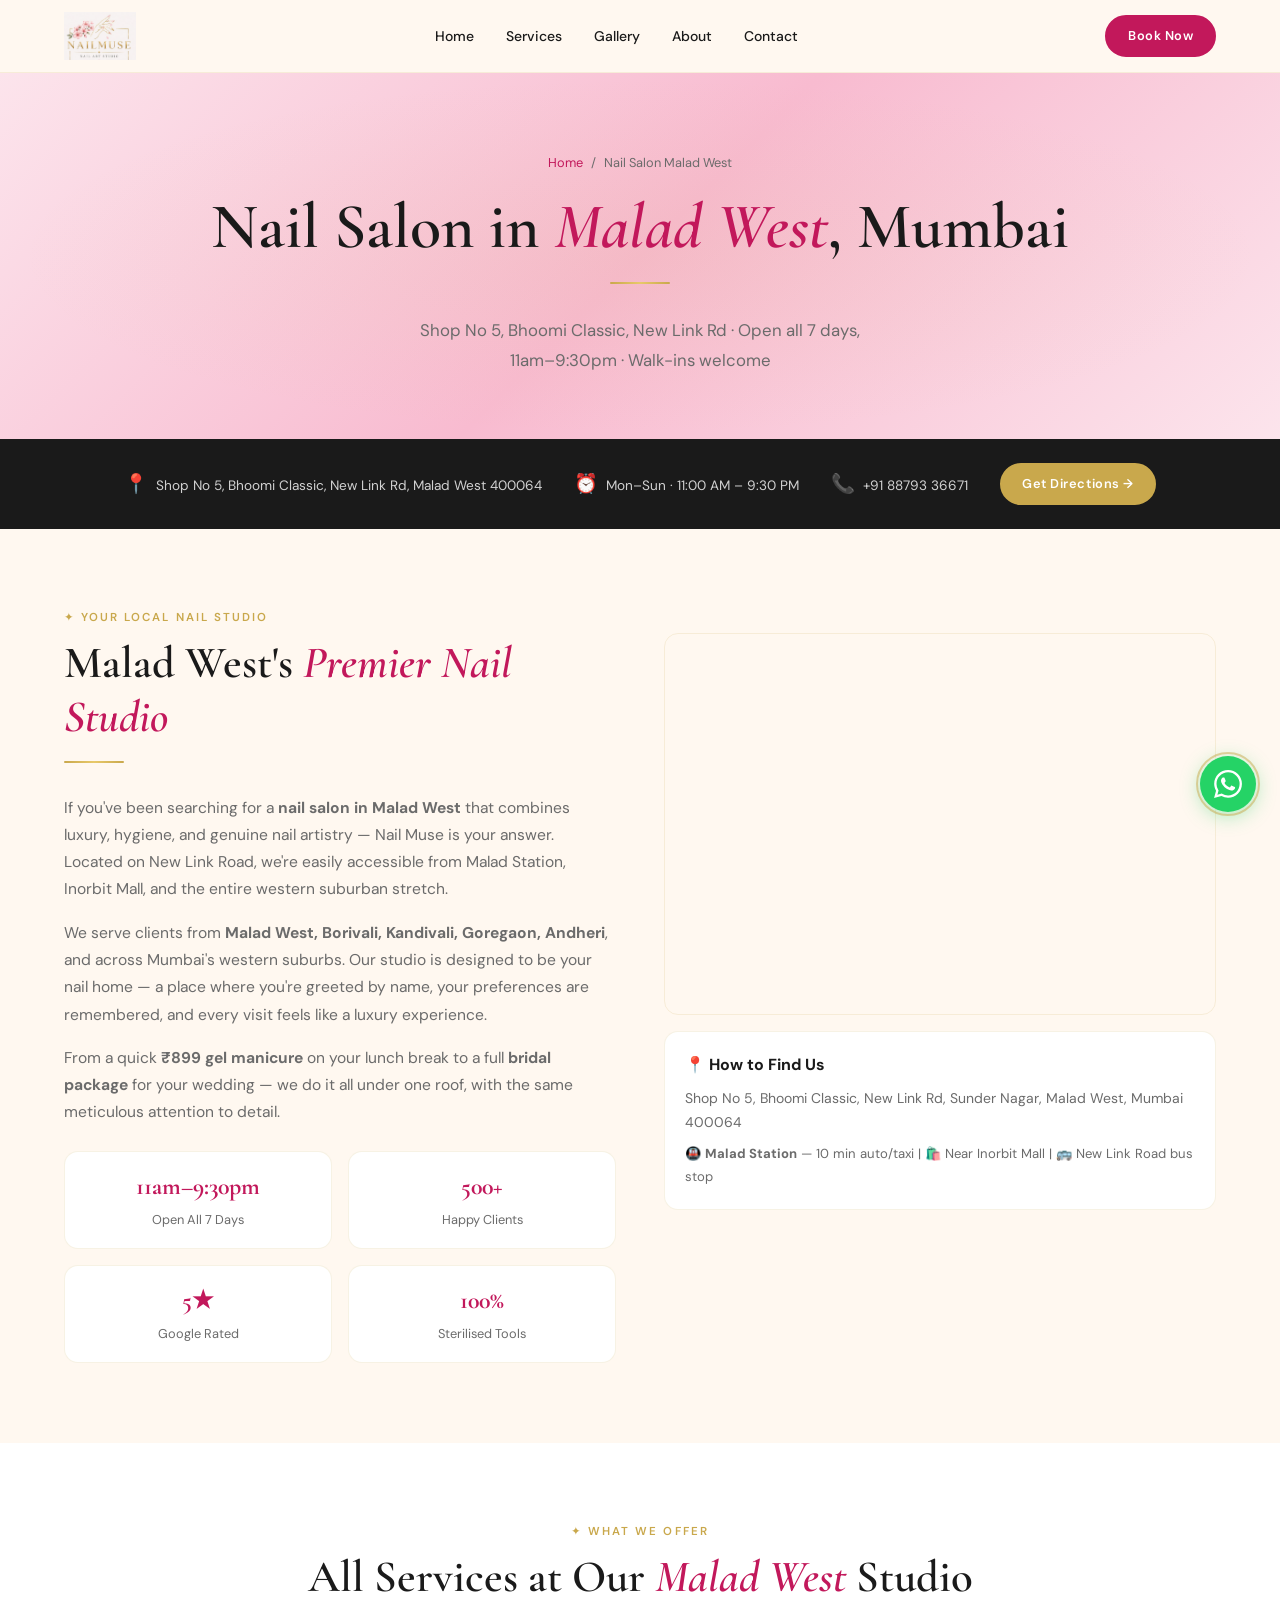
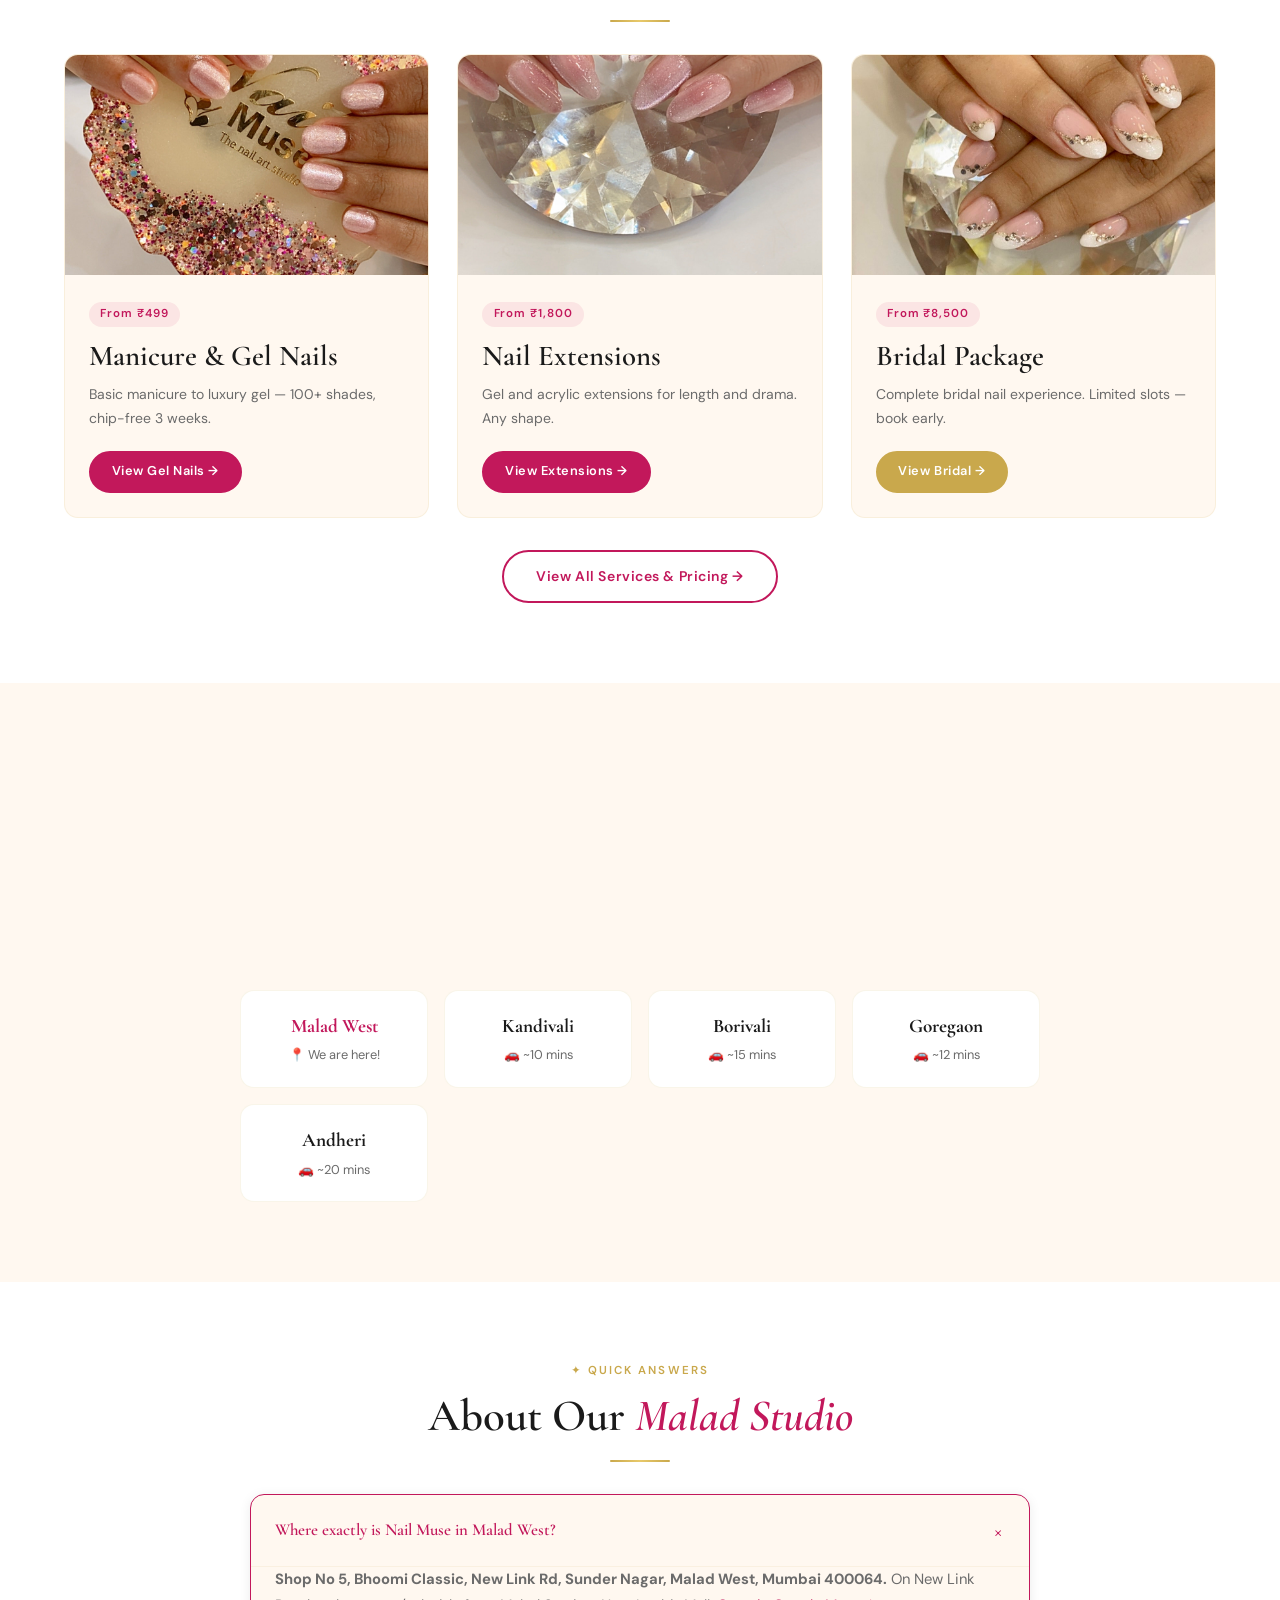
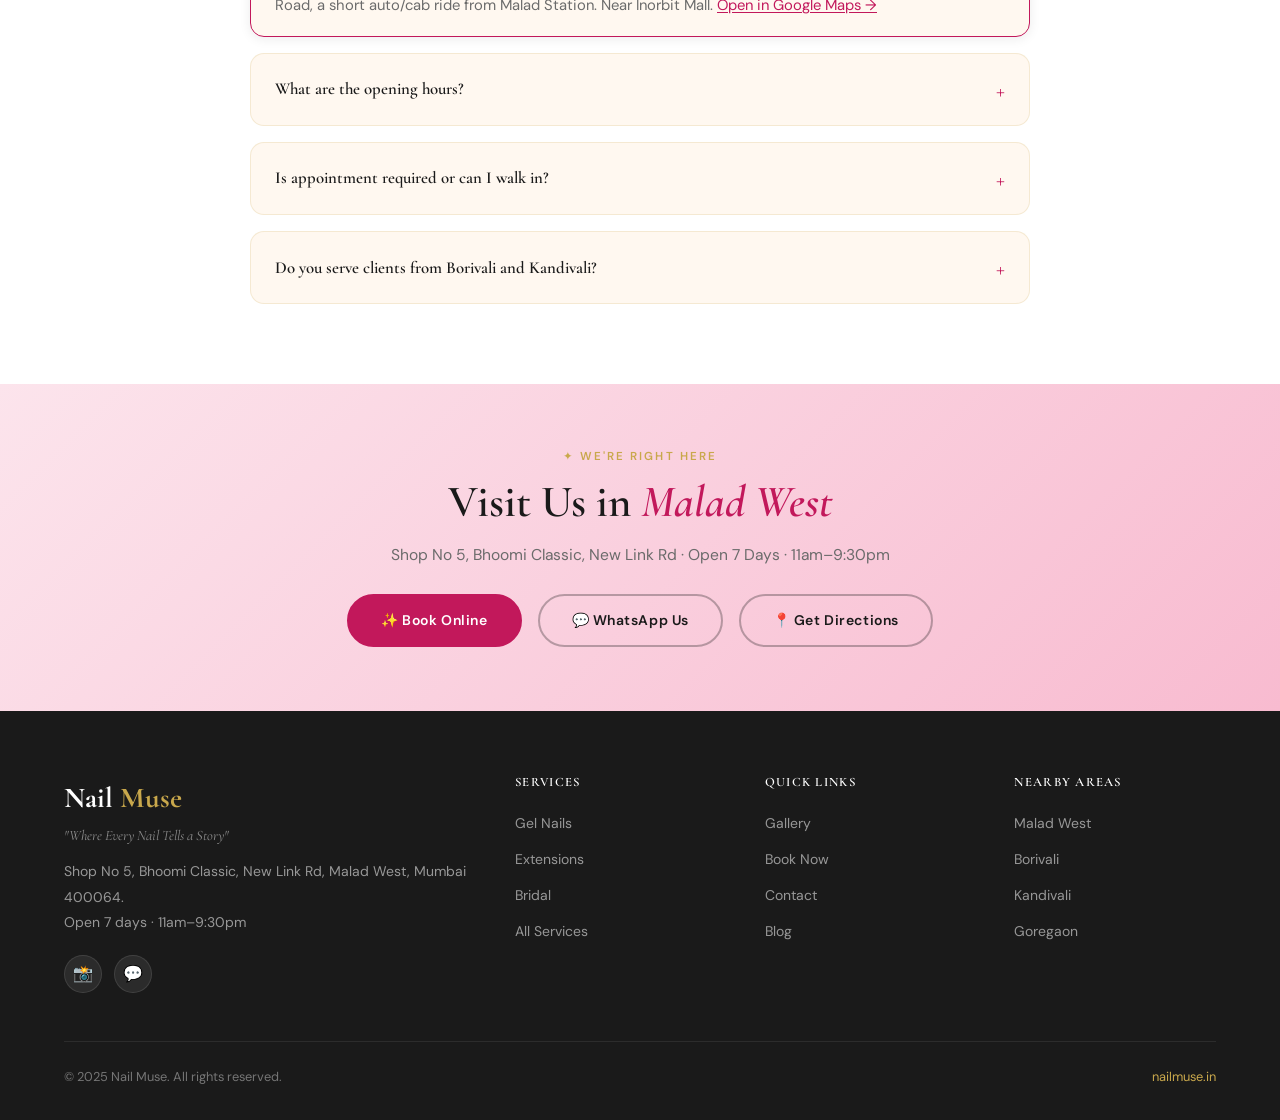
<file: nail-salon-malad-west.html>
<!DOCTYPE html>
<html lang="en">
<head>
  <meta charset="UTF-8" />
  <meta name="viewport" content="width=device-width, initial-scale=1.0" />
  <title>Nail Salon in Malad West Mumbai | Nail Muse — Open 7 Days, 11am–9:30pm</title>
  <meta name="description" content="Nail Muse — the best nail salon in Malad West, Mumbai. Gel nails, nail art, extensions, bridal packages. Shop No 5, Bhoomi Classic, New Link Rd. Open all 7 days, 11am–9:30pm." />
  <meta name="keywords" content="nail salon Malad West, nail salon Malad Mumbai, nail art Malad West, gel nails Malad, nail extensions Malad, nail studio Malad West, nails near me Malad, manicure pedicure Malad" />
  <link rel="canonical" href="https://nailmuse.in/nail-salon-malad-west.html" />
  <meta property="og:title" content="Nail Salon in Malad West Mumbai | Nail Muse — Open 7 Days" />
  <meta property="og:description" content="Best nail salon in Malad West, Mumbai. Gel nails from ₹899, extensions from ₹1,800, bridal packages. Open daily 11am–9:30pm." />
  <meta property="og:url" content="https://nailmuse.in/nail-salon-malad-west.html" />
  <meta property="og:image" content="https://nailmuse.in/assets/logo/logo.png" />
  <meta name="geo.region" content="IN-MH" />
  <meta name="geo.placename" content="Malad West, Mumbai" />
  <link rel="icon" type="image/png" href="assets/logo/logo.png" />
  <link rel="stylesheet" href="assets/css/style.css" />
  <script type="application/ld+json">
  {"@context":"https://schema.org","@type":["NailSalon","LocalBusiness"],"name":"Nail Muse","description":"Best nail salon in Malad West, Mumbai. Gel nails, nail art, extensions, bridal packages. Open 7 days.","url":"https://nailmuse.in/nail-salon-malad-west.html","telephone":"+918879336671","address":{"@type":"PostalAddress","streetAddress":"Shop No 5, Bhoomi Classic, New Link Rd, Malad","addressLocality":"Malad West","addressRegion":"Maharashtra","postalCode":"400064","addressCountry":"IN"},"geo":{"@type":"GeoCoordinates","latitude":"19.1874","longitude":"72.8481"},"openingHoursSpecification":[{"@type":"OpeningHoursSpecification","dayOfWeek":["Monday","Tuesday","Wednesday","Thursday","Friday","Saturday","Sunday"],"opens":"11:00","closes":"21:30"}],"hasMap":"https://maps.google.com/?q=Shop+No+5+Bhoomi+Classic+New+Link+Rd+Malad+West+Mumbai","aggregateRating":{"@type":"AggregateRating","ratingValue":"5","reviewCount":"500"},"servesCuisine":"Nail Care","areaServed":[{"@type":"City","name":"Malad West"},{"@type":"City","name":"Borivali"},{"@type":"City","name":"Kandivali"},{"@type":"City","name":"Goregaon"},{"@type":"City","name":"Andheri"}]}
  </script>
  <script type="application/ld+json">
  {"@context":"https://schema.org","@type":"FAQPage","mainEntity":[
    {"@type":"Question","name":"Where is Nail Muse nail salon in Malad West?","acceptedAnswer":{"@type":"Answer","text":"Nail Muse is located at Shop No 5, Bhoomi Classic, New Link Rd, Sunder Nagar, Malad West, Mumbai, Maharashtra 400064. It is on New Link Road, easily accessible from Malad Station and Inorbit Mall."}},
    {"@type":"Question","name":"What are the timings of Nail Muse in Malad?","acceptedAnswer":{"@type":"Answer","text":"Nail Muse in Malad West is open all 7 days — Monday to Sunday, 11:00 AM to 9:30 PM. Walk-ins are welcome, and online booking is available at nailmuse.in."}},
    {"@type":"Question","name":"What services does the nail salon in Malad West offer?","acceptedAnswer":{"@type":"Answer","text":"Nail Muse in Malad West offers: Gel manicure (₹899), Nail art (from ₹150/nail), Gel extensions (₹2,200), Acrylic extensions (₹1,800), Bridal nail packages (₹8,500+), Pedicure services, and seasonal designs."}},
    {"@type":"Question","name":"Is there a nail salon near Borivali or Kandivali?","acceptedAnswer":{"@type":"Answer","text":"Yes! Nail Muse in Malad West is conveniently located between Borivali and Kandivali on New Link Road. It's a 10–15 minute drive from both areas and easily reachable from Goregaon too."}}
  ]}
  </script>
  <!-- Non-blocking Google Fonts -->
  <link rel="preconnect" href="https://fonts.googleapis.com" />
  <link rel="preconnect" href="https://fonts.gstatic.com" crossorigin />
  <link rel="stylesheet" href="https://fonts.googleapis.com/css2?family=Cormorant+Garamond:ital,wght@0,300;0,400;0,500;0,600;0,700;1,300;1,400;1,500&family=DM+Sans:wght@300;400;500;600&display=swap" media="print" onload="this.media='all'" />
  <noscript><link rel="stylesheet" href="https://fonts.googleapis.com/css2?family=Cormorant+Garamond:ital,wght@0,300;0,400;0,500;0,600;0,700;1,300;1,400;1,500&family=DM+Sans:wght@300;400;500;600&display=swap" /></noscript>
</head>
<body>
<nav id="navbar">
  <div class="container">
    <div class="nav-inner">
      <a href="index.html" class="nav-logo"><img src="assets/logo/logo.png" alt="Nail Muse" onerror="this.style.display='none'"><div class="nav-logo-text">Nail <span>Muse</span></div></a>
      <ul class="nav-links"><li><a href="index.html">Home</a></li><li><a href="services.html">Services</a></li><li><a href="gallery.html">Gallery</a></li><li><a href="about.html">About</a></li><li><a href="contact.html">Contact</a></li></ul>
      <a href="booking.html" class="btn btn-primary nav-cta btn-sm">Book Now</a>
      <button class="hamburger" aria-label="Toggle menu" aria-expanded="false"><span></span><span></span><span></span></button>
    </div>
  </div>
  <nav class="mobile-nav"><a href="index.html">Home</a><a href="services.html">Services</a><a href="gallery.html">Gallery</a><a href="about.html">About</a><a href="contact.html">Contact</a><a href="booking.html" class="btn btn-primary" style="margin-top:.5rem">Book Appointment</a></nav>
</nav>

<header class="page-hero">
  <div class="container">
    <div class="breadcrumb"><a href="index.html">Home</a><span>/</span><span>Nail Salon Malad West</span></div>
    <h1>Nail Salon in <em style="color:var(--rose)">Malad West</em>, Mumbai</h1>
    <div class="gold-divider"></div>
    <p>Shop No 5, Bhoomi Classic, New Link Rd · Open all 7 days, 11am–9:30pm · Walk-ins welcome</p>
  </div>
</header>

<main>

<!-- Address Bar -->
<section style="background:var(--charcoal);padding:1.5rem 0">
  <div class="container">
    <div style="display:flex;gap:2rem;justify-content:center;flex-wrap:wrap;align-items:center;text-align:center">
      <div><span style="color:var(--gold);font-size:1.2rem">📍</span><span style="color:rgba(255,255,255,.8);font-size:.85rem;margin-left:.5rem">Shop No 5, Bhoomi Classic, New Link Rd, Malad West 400064</span></div>
      <div><span style="color:var(--gold);font-size:1.2rem">⏰</span><span style="color:rgba(255,255,255,.8);font-size:.85rem;margin-left:.5rem">Mon–Sun · 11:00 AM – 9:30 PM</span></div>
      <div><span style="color:var(--gold);font-size:1.2rem">📞</span><a href="tel:+918879336671" style="color:rgba(255,255,255,.8);font-size:.85rem;margin-left:.5rem">+91 88793 36671</a></div>
      <a href="https://maps.google.com/?q=Shop+No+5+Bhoomi+Classic+New+Link+Rd+Malad+West+Mumbai+400064" target="_blank" class="btn btn-sm btn-gold">Get Directions →</a>
    </div>
  </div>
</section>

<!-- About the salon -->
<section class="section">
  <div class="container">
    <div style="display:grid;grid-template-columns:1fr 1fr;gap:3rem;align-items:start">
      <div class="fade-up">
        <span class="section-label">✦ Your Local Nail Studio</span>
        <h2 style="margin-bottom:1rem">Malad West's <em style="color:var(--rose)">Premier Nail Studio</em></h2>
        <div class="gold-divider left"></div>
        <p style="margin-bottom:1rem">If you've been searching for a <strong>nail salon in Malad West</strong> that combines luxury, hygiene, and genuine nail artistry — Nail Muse is your answer. Located on New Link Road, we're easily accessible from Malad Station, Inorbit Mall, and the entire western suburban stretch.</p>
        <p style="margin-bottom:1rem">We serve clients from <strong>Malad West, Borivali, Kandivali, Goregaon, Andheri</strong>, and across Mumbai's western suburbs. Our studio is designed to be your nail home — a place where you're greeted by name, your preferences are remembered, and every visit feels like a luxury experience.</p>
        <p style="margin-bottom:1.5rem">From a quick <strong>₹899 gel manicure</strong> on your lunch break to a full <strong>bridal package</strong> for your wedding — we do it all under one roof, with the same meticulous attention to detail.</p>
        <div style="display:grid;grid-template-columns:1fr 1fr;gap:1rem">
          <div style="background:var(--white);border:1px solid rgba(201,168,76,.15);border-radius:var(--radius-md);padding:1rem;text-align:center">
            <strong style="font-family:var(--font-heading);font-size:1.5rem;color:var(--rose);display:block">11am–9:30pm</strong>
            <span style="font-size:.8rem;color:var(--gray)">Open All 7 Days</span>
          </div>
          <div style="background:var(--white);border:1px solid rgba(201,168,76,.15);border-radius:var(--radius-md);padding:1rem;text-align:center">
            <strong style="font-family:var(--font-heading);font-size:1.5rem;color:var(--rose);display:block">500+</strong>
            <span style="font-size:.8rem;color:var(--gray)">Happy Clients</span>
          </div>
          <div style="background:var(--white);border:1px solid rgba(201,168,76,.15);border-radius:var(--radius-md);padding:1rem;text-align:center">
            <strong style="font-family:var(--font-heading);font-size:1.5rem;color:var(--rose);display:block">5★</strong>
            <span style="font-size:.8rem;color:var(--gray)">Google Rated</span>
          </div>
          <div style="background:var(--white);border:1px solid rgba(201,168,76,.15);border-radius:var(--radius-md);padding:1rem;text-align:center">
            <strong style="font-family:var(--font-heading);font-size:1.5rem;color:var(--rose);display:block">100%</strong>
            <span style="font-size:.8rem;color:var(--gray)">Sterilised Tools</span>
          </div>
        </div>
      </div>
      <div class="fade-up">
        <!-- Map embed -->
        <div class="map-wrap">
          <iframe src="https://maps.google.com/maps?q=Shop+No+5+Bhoomi+Classic+New+Link+Rd+Malad+West+Mumbai+400064&t=&z=16&ie=UTF8&iwloc=&output=embed" width="100%" height="380" style="border:0;border-radius:var(--radius-md)" allowfullscreen="" loading="lazy" title="Nail Muse Location Map Malad West"></iframe>
        </div>
        <div style="margin-top:1rem;background:var(--white);border:1px solid rgba(201,168,76,.15);border-radius:var(--radius-md);padding:1.25rem">
          <strong style="display:block;margin-bottom:.5rem;color:var(--charcoal)">📍 How to Find Us</strong>
          <p style="font-size:.875rem;color:var(--gray);margin-bottom:.5rem">Shop No 5, Bhoomi Classic, New Link Rd, Sunder Nagar, Malad West, Mumbai 400064</p>
          <p style="font-size:.82rem;color:var(--gray)">🚇 <strong>Malad Station</strong> — 10 min auto/taxi | 🛍️ Near Inorbit Mall | 🚌 New Link Road bus stop</p>
        </div>
      </div>
    </div>
  </div>
</section>

<!-- Services quick grid -->
<section class="section" style="background:var(--white)">
  <div class="container">
    <div class="text-center fade-up">
      <span class="section-label">✦ What We Offer</span>
      <h2 class="section-title">All Services at Our <em style="color:var(--rose)">Malad West</em> Studio</h2>
      <div class="gold-divider"></div>
    </div>
    <div class="cards-grid fade-up">
      <div class="card">
        <div class="card-img-wrap"><img class="card-img" src="images/gallery/webp/7F7653E1-E903-4BB4-BF35-6EA68570C72D.jpg" alt="Gel nails Malad West" loading="lazy"></div>
        <div class="card-body">
          <div class="card-tag">From ₹499</div>
          <h3>Manicure & Gel Nails</h3>
          <p>Basic manicure to luxury gel — 100+ shades, chip-free 3 weeks.</p>
          <a href="gel-nails-mumbai.html" class="btn btn-primary btn-sm">View Gel Nails →</a>
        </div>
      </div>
      <div class="card">
        <div class="card-img-wrap"><img class="card-img" src="images/gallery/webp/9E84B2D3-AE76-44F6-B004-9298EAC9ECF6.jpg" alt="Nail extensions Malad" loading="lazy"></div>
        <div class="card-body">
          <div class="card-tag">From ₹1,800</div>
          <h3>Nail Extensions</h3>
          <p>Gel and acrylic extensions for length and drama. Any shape.</p>
          <a href="nail-extensions-mumbai.html" class="btn btn-primary btn-sm">View Extensions →</a>
        </div>
      </div>
      <div class="card">
        <div class="card-img-wrap"><img class="card-img" src="images/gallery/webp/68CE8472-2C9B-410F-81F3-64D42786C8C7.jpg" alt="Bridal nails Malad West" loading="lazy"></div>
        <div class="card-body">
          <div class="card-tag">From ₹8,500</div>
          <h3>Bridal Package</h3>
          <p>Complete bridal nail experience. Limited slots — book early.</p>
          <a href="bridal-nails-mumbai.html" class="btn btn-gold btn-sm">View Bridal →</a>
        </div>
      </div>
    </div>
    <div class="text-center" style="margin-top:2rem">
      <a href="services.html" class="btn btn-outline" style="color:var(--rose);border-color:var(--rose)">View All Services & Pricing →</a>
    </div>
  </div>
</section>

<!-- Areas we serve -->
<section class="section">
  <div class="container">
    <div class="text-center fade-up">
      <span class="section-label">✦ We Serve</span>
      <h2 class="section-title">Serving Western Mumbai's <em style="color:var(--rose)">Suburbs</em></h2>
      <div class="gold-divider"></div>
      <p class="section-subtitle">Clients visit Nail Muse from across Western Mumbai. Here's how long it takes from major areas:</p>
    </div>
    <div style="display:grid;grid-template-columns:repeat(auto-fit,minmax(160px,1fr));gap:1rem;max-width:800px;margin:0 auto" class="fade-up">
      <div style="text-align:center;padding:1.25rem;background:var(--white);border-radius:var(--radius-md);border:1px solid rgba(201,168,76,.12)">
        <strong style="color:var(--rose);display:block;font-family:var(--font-heading);font-size:1.2rem">Malad West</strong>
        <span style="font-size:.8rem;color:var(--gray)">📍 We are here!</span>
      </div>
      <div style="text-align:center;padding:1.25rem;background:var(--white);border-radius:var(--radius-md);border:1px solid rgba(201,168,76,.12)">
        <strong style="color:var(--charcoal);display:block;font-family:var(--font-heading);font-size:1.2rem">Kandivali</strong>
        <span style="font-size:.8rem;color:var(--gray)">🚗 ~10 mins</span>
      </div>
      <div style="text-align:center;padding:1.25rem;background:var(--white);border-radius:var(--radius-md);border:1px solid rgba(201,168,76,.12)">
        <strong style="color:var(--charcoal);display:block;font-family:var(--font-heading);font-size:1.2rem">Borivali</strong>
        <span style="font-size:.8rem;color:var(--gray)">🚗 ~15 mins</span>
      </div>
      <div style="text-align:center;padding:1.25rem;background:var(--white);border-radius:var(--radius-md);border:1px solid rgba(201,168,76,.12)">
        <strong style="color:var(--charcoal);display:block;font-family:var(--font-heading);font-size:1.2rem">Goregaon</strong>
        <span style="font-size:.8rem;color:var(--gray)">🚗 ~12 mins</span>
      </div>
      <div style="text-align:center;padding:1.25rem;background:var(--white);border-radius:var(--radius-md);border:1px solid rgba(201,168,76,.12)">
        <strong style="color:var(--charcoal);display:block;font-family:var(--font-heading);font-size:1.2rem">Andheri</strong>
        <span style="font-size:.8rem;color:var(--gray)">🚗 ~20 mins</span>
      </div>
    </div>
  </div>
</section>

<!-- FAQ -->
<section class="section" style="background:var(--white)" id="faq">
  <div class="container">
    <div class="text-center fade-up">
      <span class="section-label">✦ Quick Answers</span>
      <h2 class="section-title">About Our <em style="color:var(--rose)">Malad Studio</em></h2>
      <div class="gold-divider"></div>
    </div>
    <div style="max-width:780px;margin:0 auto;display:flex;flex-direction:column;gap:1rem">
      <details class="faq-item fade-up" open>
        <summary class="faq-q">Where exactly is Nail Muse in Malad West?</summary>
        <div class="faq-a"><strong>Shop No 5, Bhoomi Classic, New Link Rd, Sunder Nagar, Malad West, Mumbai 400064.</strong> On New Link Road, a short auto/cab ride from Malad Station. Near Inorbit Mall. <a href="https://maps.google.com/?q=Shop+No+5+Bhoomi+Classic+New+Link+Rd+Malad+West+Mumbai" target="_blank" style="color:var(--rose)">Open in Google Maps →</a></div>
      </details>
      <details class="faq-item fade-up">
        <summary class="faq-q">What are the opening hours?</summary>
        <div class="faq-a">Nail Muse Malad West is open <strong>all 7 days — Monday to Sunday, 11:00 AM to 9:30 PM</strong>. Walk-ins are welcome anytime. For peak hours (weekends and evenings), we recommend booking online to secure your slot.</div>
      </details>
      <details class="faq-item fade-up">
        <summary class="faq-q">Is appointment required or can I walk in?</summary>
        <div class="faq-a">Walk-ins are always welcome! However, for specific services like bridal packages, nail art, or extensions — we recommend <a href="booking.html">booking online</a> or <a href="https://wa.me/918879336671">WhatsApp</a> to guarantee your preferred time slot, especially on weekends.</div>
      </details>
      <details class="faq-item fade-up">
        <summary class="faq-q">Do you serve clients from Borivali and Kandivali?</summary>
        <div class="faq-a">Yes! Many of our regular clients travel from Borivali (~15 mins), Kandivali (~10 mins), Goregaon (~12 mins), and Andheri for services. Our Malad West location on New Link Road is well-connected and worth the trip!</div>
      </details>
    </div>
  </div>
</section>

<!-- CTA -->
<section style="background:linear-gradient(135deg,#fce4ec,#f8bbd0);padding:4rem 0;text-align:center">
  <div class="container fade-up">
    <span class="section-label">✦ We're Right Here</span>
    <h2 style="margin-bottom:.75rem">Visit Us in <em style="color:var(--rose)">Malad West</em></h2>
    <p style="margin-bottom:1.5rem;color:var(--gray)">Shop No 5, Bhoomi Classic, New Link Rd · Open 7 Days · 11am–9:30pm</p>
    <div style="display:flex;gap:1rem;justify-content:center;flex-wrap:wrap">
      <a href="booking.html" class="btn btn-primary">✨ Book Online</a>
      <a href="https://wa.me/918879336671" class="btn btn-outline" style="color:var(--charcoal);border-color:rgba(26,26,26,.3)" target="_blank">💬 WhatsApp Us</a>
      <a href="https://maps.google.com/?q=Shop+No+5+Bhoomi+Classic+New+Link+Rd+Malad+West+Mumbai+400064" class="btn btn-outline" style="color:var(--charcoal);border-color:rgba(26,26,26,.3)" target="_blank">📍 Get Directions</a>
    </div>
  </div>
</section>
</main>

<footer class="footer">
  <div class="container">
    <div class="footer-grid">
      <div class="footer-brand"><div class="footer-logo-text">Nail <span>Muse</span></div><div class="footer-tagline-text">"Where Every Nail Tells a Story"</div><p>Shop No 5, Bhoomi Classic, New Link Rd, Malad West, Mumbai 400064.<br>Open 7 days · 11am–9:30pm</p><div class="social-links"><a href="https://instagram.com/nailmuse2016" class="social-link" target="_blank">📸</a><a href="https://wa.me/918879336671" class="social-link" target="_blank">💬</a></div></div>
      <div class="footer-col"><h5>Services</h5><ul><li><a href="gel-nails-mumbai.html">Gel Nails</a></li><li><a href="nail-extensions-mumbai.html">Extensions</a></li><li><a href="bridal-nails-mumbai.html">Bridal</a></li><li><a href="services.html">All Services</a></li></ul></div>
      <div class="footer-col"><h5>Quick Links</h5><ul><li><a href="gallery.html">Gallery</a></li><li><a href="booking.html">Book Now</a></li><li><a href="contact.html">Contact</a></li><li><a href="blog/index.html">Blog</a></li></ul></div>
      <div class="footer-col"><h5>Nearby Areas</h5><ul><li><a href="nail-salon-malad-west.html">Malad West</a></li><li><a href="nail-salon-malad-west.html">Borivali</a></li><li><a href="nail-salon-malad-west.html">Kandivali</a></li><li><a href="nail-salon-malad-west.html">Goregaon</a></li></ul></div>
    </div>
    <div class="footer-bottom"><p>© 2025 Nail Muse. All rights reserved.</p><p><a href="https://nailmuse.in">nailmuse.in</a></p></div>
  </div>
</footer>
<a href="https://wa.me/918879336671" class="whatsapp-float" aria-label="WhatsApp" target="_blank" rel="noopener"><svg width="28" height="28" viewBox="0 0 24 24" fill="currentColor"><path d="M17.472 14.382c-.297-.149-1.758-.867-2.03-.967-.273-.099-.471-.148-.67.15-.197.297-.767.966-.94 1.164-.173.199-.347.223-.644.075-.297-.15-1.255-.463-2.39-1.475-.883-.788-1.48-1.761-1.653-2.059-.173-.297-.018-.458.13-.606.134-.133.298-.347.446-.52.149-.174.198-.298.298-.497.099-.198.05-.371-.025-.52-.075-.149-.669-1.612-.916-2.207-.242-.579-.487-.5-.669-.51-.173-.008-.371-.01-.57-.01-.198 0-.52.074-.792.372-.272.297-1.04 1.016-1.04 2.479 0 1.462 1.065 2.875 1.213 3.074.149.198 2.096 3.2 5.077 4.487.709.306 1.262.489 1.694.625.712.227 1.36.195 1.871.118.571-.085 1.758-.719 2.006-1.413.248-.694.248-1.289.173-1.413-.074-.124-.272-.198-.57-.347m-5.421 7.403h-.004a9.87 9.87 0 01-5.031-1.378l-.361-.214-3.741.982.998-3.648-.235-.374a9.86 9.86 0 01-1.51-5.26c.001-5.45 4.436-9.884 9.888-9.884 2.64 0 5.122 1.03 6.988 2.898a9.825 9.825 0 012.893 6.994c-.003 5.45-4.437 9.884-9.885 9.884m8.413-18.297A11.815 11.815 0 0012.05 0C5.495 0 .16 5.335.157 11.892c0 2.096.547 4.142 1.588 5.945L.057 24l6.305-1.654a11.882 11.882 0 005.683 1.448h.005c6.554 0 11.89-5.335 11.893-11.893a11.821 11.821 0 00-3.48-8.413z"/></svg></a>
<button class="scroll-top" aria-label="Scroll to top">↑</button>
<div class="mobile-book-bar"><a href="booking.html" class="btn btn-primary">✨ Book Appointment</a></div>
<script defer src="assets/js/main.js"></script>
</body>
</html>
</file>
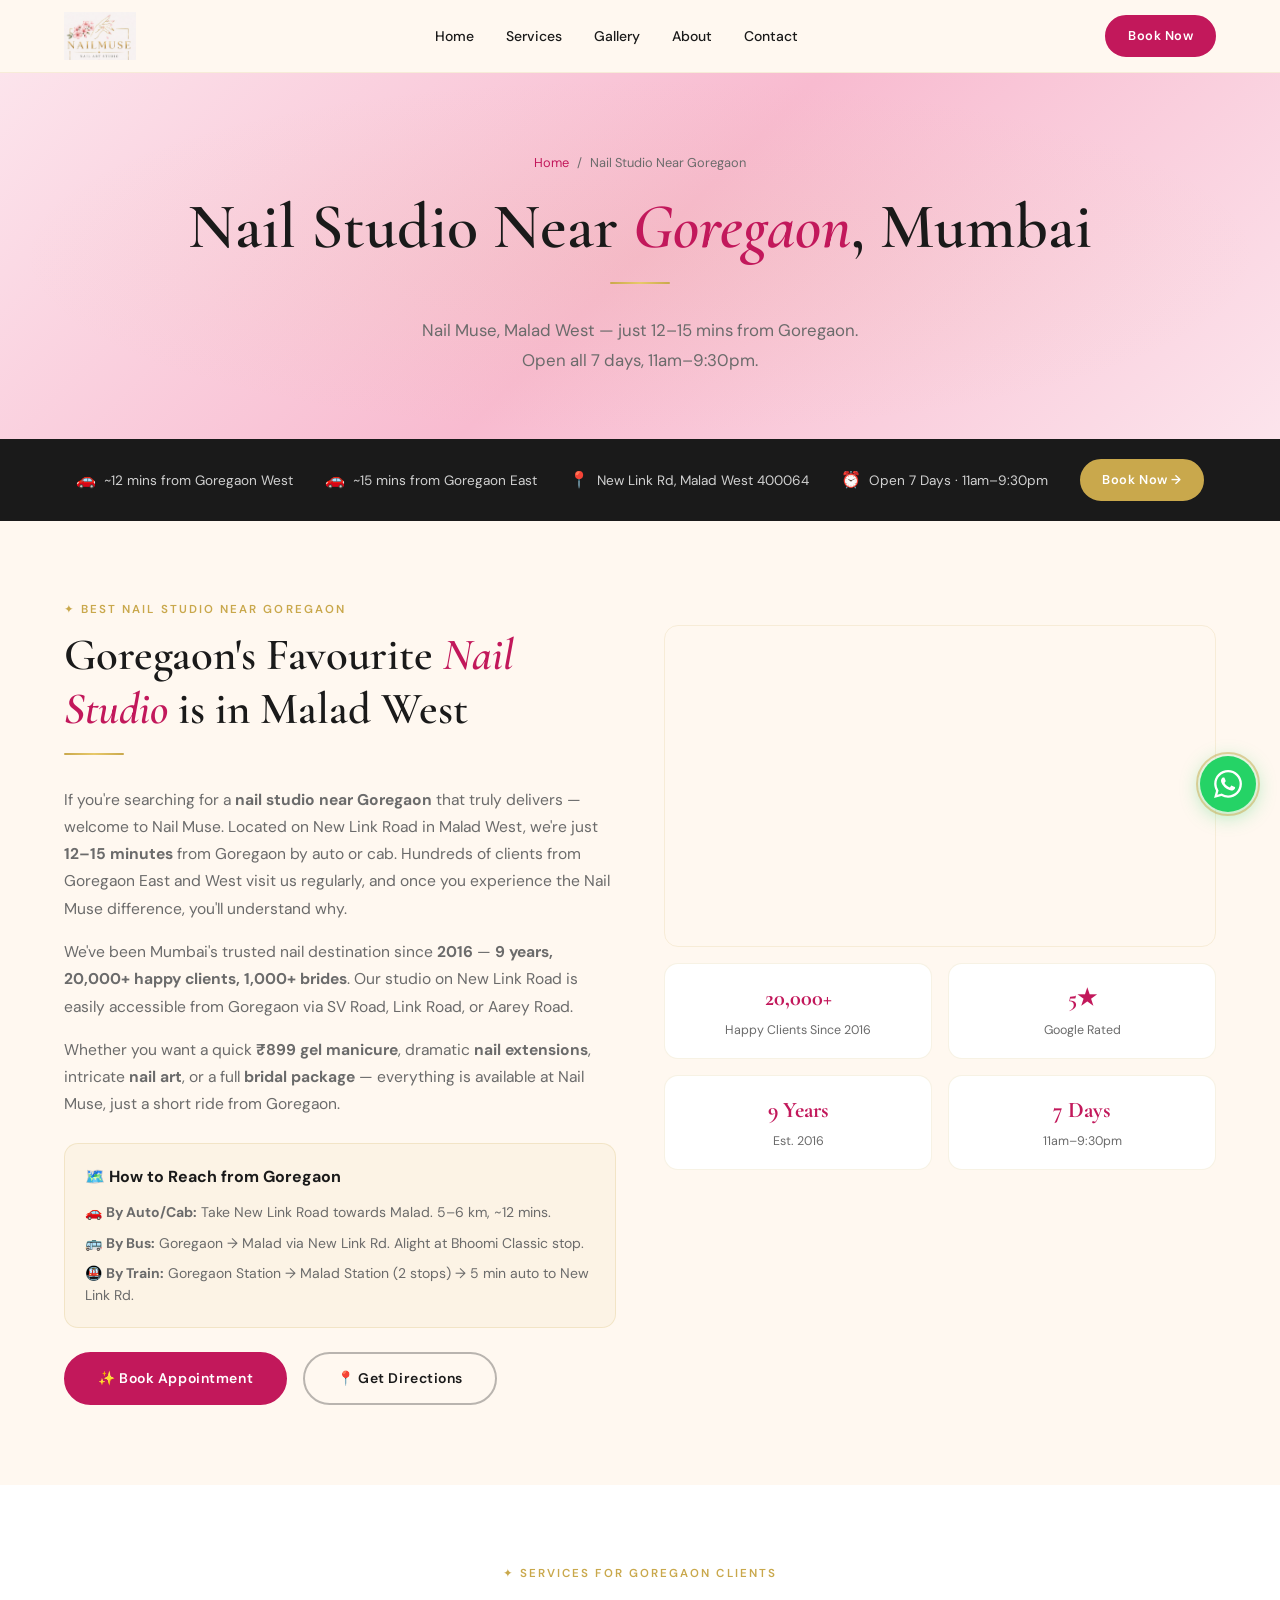
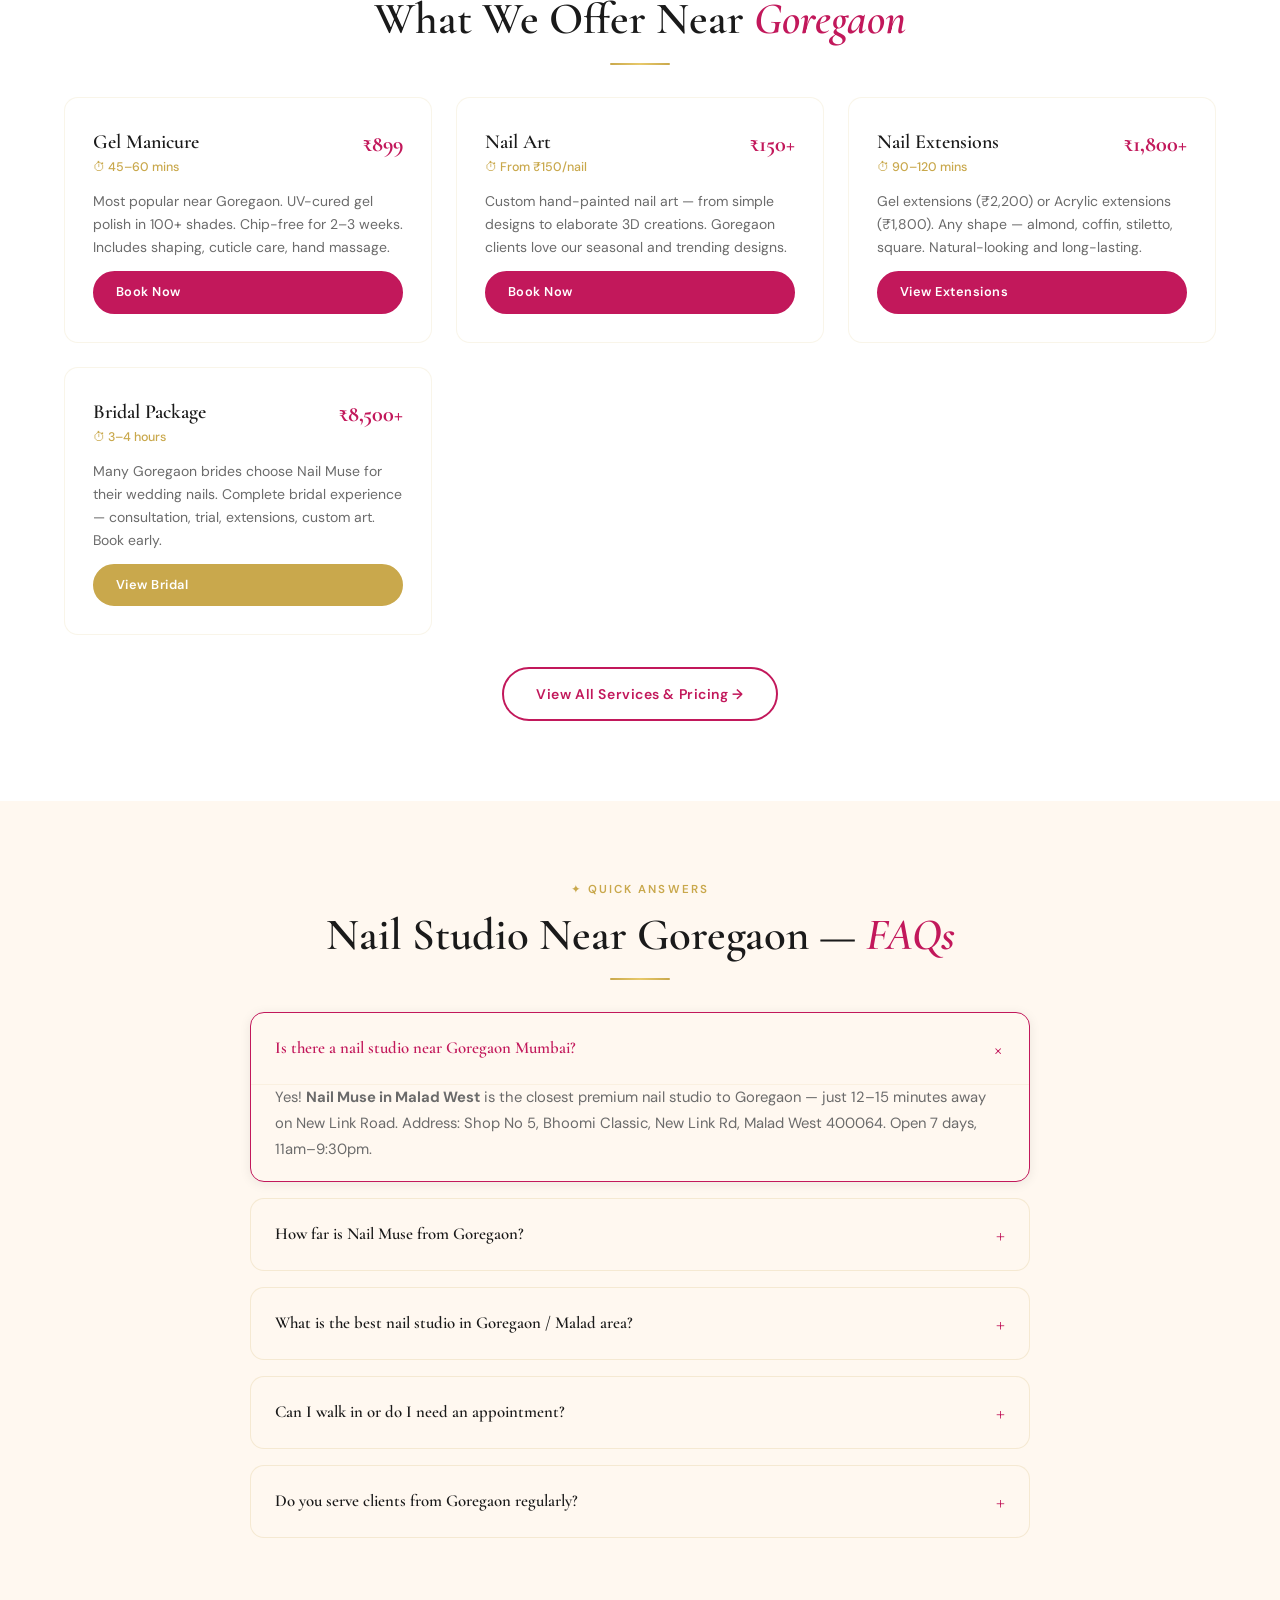
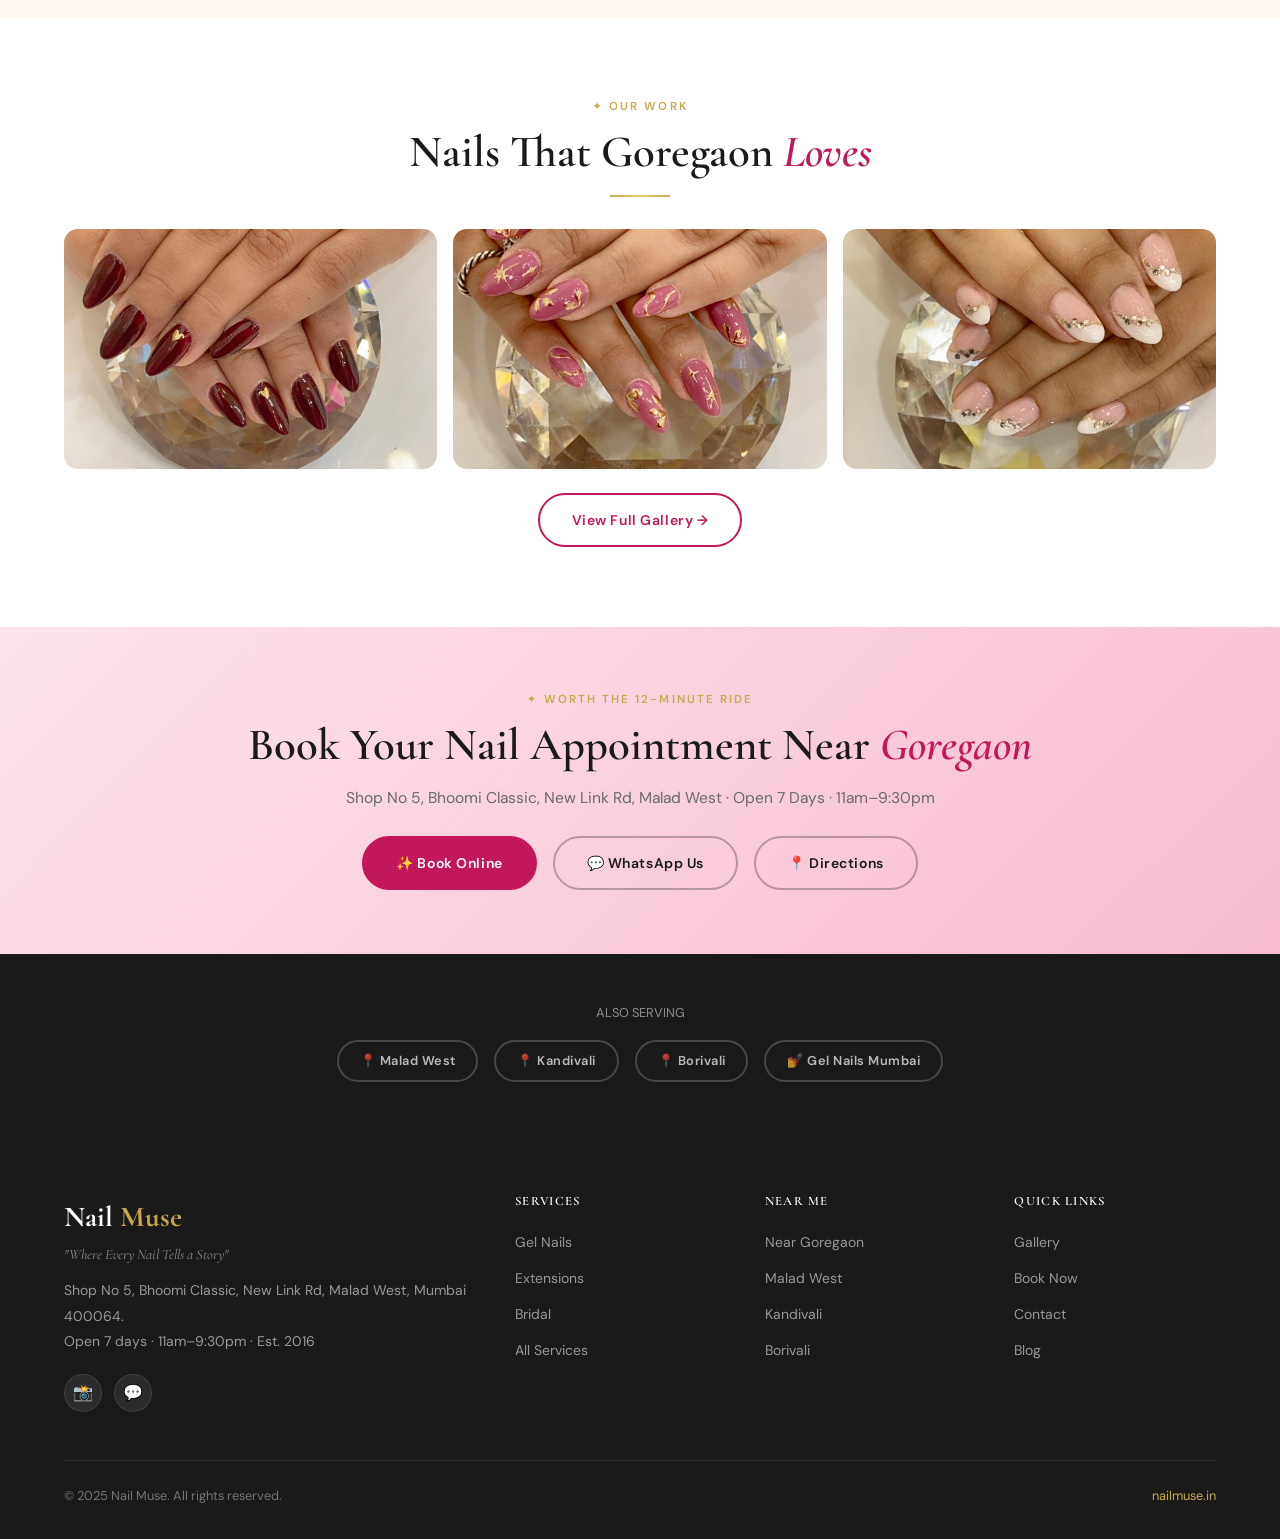
<file: nail-studio-goregaon.html>
<!DOCTYPE html>
<html lang="en">
<head>
  <meta charset="UTF-8" />
  <meta name="viewport" content="width=device-width, initial-scale=1.0" />
  <title>Nail Studio Near Goregaon | Nail Muse Malad West — 15 Mins Away</title>
  <meta name="description" content="Looking for a nail studio near Goregaon, Mumbai? Visit Nail Muse in Malad West — just 12–15 mins away. Gel nails ₹899, extensions, nail art, bridal. Open 7 days, 11am–9:30pm." />
  <meta name="keywords" content="nail studio Goregaon, nail salon Goregaon Mumbai, gel nails Goregaon, nail art Goregaon, nail extensions Goregaon Mumbai, best nail salon near Goregaon" />
  <link rel="canonical" href="https://nailmuse.in/nail-studio-goregaon.html" />
  <meta property="og:title" content="Nail Studio Near Goregaon | Nail Muse — 12 Mins from Goregaon" />
  <meta property="og:description" content="Top-rated nail studio near Goregaon Mumbai. Nail Muse in Malad West — gel nails, extensions, nail art, bridal. Open 7 days." />
  <meta property="og:url" content="https://nailmuse.in/nail-studio-goregaon.html" />
  <meta property="og:image" content="https://nailmuse.in/assets/logo/logo.png" />
  <meta name="geo.region" content="IN-MH" />
  <meta name="geo.placename" content="Goregaon, Mumbai" />
  <link rel="icon" type="image/png" href="assets/logo/logo.png" />
  <link rel="stylesheet" href="assets/css/style.css" />
  <script type="application/ld+json">
  {"@context":"https://schema.org","@type":["NailSalon","LocalBusiness"],"name":"Nail Muse","description":"Nail studio near Goregaon Mumbai. Located in Malad West, just 12-15 minutes from Goregaon. Gel nails, extensions, nail art, bridal packages.","url":"https://nailmuse.in/nail-studio-goregaon.html","telephone":"+918879336671","address":{"@type":"PostalAddress","streetAddress":"Shop No 5, Bhoomi Classic, New Link Rd, Malad","addressLocality":"Malad West","addressRegion":"Maharashtra","postalCode":"400064","addressCountry":"IN"},"geo":{"@type":"GeoCoordinates","latitude":"19.1874","longitude":"72.8481"},"openingHoursSpecification":[{"@type":"OpeningHoursSpecification","dayOfWeek":["Monday","Tuesday","Wednesday","Thursday","Friday","Saturday","Sunday"],"opens":"11:00","closes":"21:30"}],"aggregateRating":{"@type":"AggregateRating","ratingValue":"5","reviewCount":"500"},"areaServed":[{"@type":"City","name":"Goregaon"},{"@type":"City","name":"Goregaon West"},{"@type":"City","name":"Goregaon East"},{"@type":"City","name":"Malad West"},{"@type":"City","name":"Mumbai"}]}
  </script>
  <script type="application/ld+json">
  {"@context":"https://schema.org","@type":"FAQPage","mainEntity":[
    {"@type":"Question","name":"Is there a good nail studio near Goregaon Mumbai?","acceptedAnswer":{"@type":"Answer","text":"Yes! Nail Muse in Malad West is just 12-15 minutes from Goregaon. Located at Shop No 5, Bhoomi Classic, New Link Rd, Malad West, Mumbai 400064. Open all 7 days, 11am-9:30pm. Book online at nailmuse.in or WhatsApp +91 88793 36671."}},
    {"@type":"Question","name":"How far is Nail Muse from Goregaon?","acceptedAnswer":{"@type":"Answer","text":"Nail Muse is approximately 5-6 km from Goregaon — about 12-15 minutes by auto or cab via Link Road or SV Road. Easily accessible from both Goregaon East and Goregaon West."}},
    {"@type":"Question","name":"What nail services are available near Goregaon?","acceptedAnswer":{"@type":"Answer","text":"At Nail Muse near Goregaon: Gel Manicure (₹899), Nail Art (from ₹150/nail), Gel Extensions (₹2,200), Acrylic Extensions (₹1,800), Bridal Packages (₹8,500+), Pedicure, and seasonal nail art. Open all 7 days."}}
  ]}
  </script>
  <script type="application/ld+json">{"@context":"https://schema.org","@type":"BreadcrumbList","itemListElement":[{"@type":"ListItem","position":1,"name":"Home","item":"https://nailmuse.in"},{"@type":"ListItem","position":2,"name":"Nail Studio Goregaon","item":"https://nailmuse.in/nail-studio-goregaon.html"}]}</script>
  <!-- Non-blocking Google Fonts -->
  <link rel="preconnect" href="https://fonts.googleapis.com" />
  <link rel="preconnect" href="https://fonts.gstatic.com" crossorigin />
  <link rel="stylesheet" href="https://fonts.googleapis.com/css2?family=Cormorant+Garamond:ital,wght@0,300;0,400;0,500;0,600;0,700;1,300;1,400;1,500&family=DM+Sans:wght@300;400;500;600&display=swap" media="print" onload="this.media='all'" />
  <noscript><link rel="stylesheet" href="https://fonts.googleapis.com/css2?family=Cormorant+Garamond:ital,wght@0,300;0,400;0,500;0,600;0,700;1,300;1,400;1,500&family=DM+Sans:wght@300;400;500;600&display=swap" /></noscript>
</head>
<body>
<nav id="navbar">
  <div class="container">
    <div class="nav-inner">
      <a href="index.html" class="nav-logo"><img src="assets/logo/logo.png" alt="Nail Muse" onerror="this.style.display='none'"><div class="nav-logo-text">Nail <span>Muse</span></div></a>
      <ul class="nav-links"><li><a href="index.html">Home</a></li><li><a href="services.html">Services</a></li><li><a href="gallery.html">Gallery</a></li><li><a href="about.html">About</a></li><li><a href="contact.html">Contact</a></li></ul>
      <a href="booking.html" class="btn btn-primary nav-cta btn-sm">Book Now</a>
      <button class="hamburger" aria-label="Toggle menu" aria-expanded="false"><span></span><span></span><span></span></button>
    </div>
  </div>
  <nav class="mobile-nav"><a href="index.html">Home</a><a href="services.html">Services</a><a href="gallery.html">Gallery</a><a href="about.html">About</a><a href="contact.html">Contact</a><a href="booking.html" class="btn btn-primary" style="margin-top:.5rem">Book Appointment</a></nav>
</nav>

<header class="page-hero">
  <div class="container">
    <div class="breadcrumb"><a href="index.html">Home</a><span>/</span><span>Nail Studio Near Goregaon</span></div>
    <h1>Nail Studio Near <em style="color:var(--rose)">Goregaon</em>, Mumbai</h1>
    <div class="gold-divider"></div>
    <p>Nail Muse, Malad West — just 12–15 mins from Goregaon. Open all 7 days, 11am–9:30pm.</p>
  </div>
</header>

<main>

<!-- Distance bar -->
<section style="background:var(--charcoal);padding:1.25rem 0">
  <div class="container">
    <div style="display:flex;gap:2rem;justify-content:center;flex-wrap:wrap;align-items:center;text-align:center">
      <div><span style="color:var(--gold)">🚗</span><span style="color:rgba(255,255,255,.8);font-size:.85rem;margin-left:.5rem">~12 mins from Goregaon West</span></div>
      <div><span style="color:var(--gold)">🚗</span><span style="color:rgba(255,255,255,.8);font-size:.85rem;margin-left:.5rem">~15 mins from Goregaon East</span></div>
      <div><span style="color:var(--gold)">📍</span><span style="color:rgba(255,255,255,.8);font-size:.85rem;margin-left:.5rem">New Link Rd, Malad West 400064</span></div>
      <div><span style="color:var(--gold)">⏰</span><span style="color:rgba(255,255,255,.8);font-size:.85rem;margin-left:.5rem">Open 7 Days · 11am–9:30pm</span></div>
      <a href="booking.html" class="btn btn-sm btn-gold">Book Now →</a>
    </div>
  </div>
</section>

<!-- Main content -->
<section class="section">
  <div class="container">
    <div style="display:grid;grid-template-columns:1fr 1fr;gap:3rem;align-items:start">
      <div class="fade-up">
        <span class="section-label">✦ Best Nail Studio Near Goregaon</span>
        <h2 style="margin-bottom:1rem">Goregaon's Favourite <em style="color:var(--rose)">Nail Studio</em> is in Malad West</h2>
        <div class="gold-divider left"></div>
        <p style="margin-bottom:1rem">If you're searching for a <strong>nail studio near Goregaon</strong> that truly delivers — welcome to Nail Muse. Located on New Link Road in Malad West, we're just <strong>12–15 minutes</strong> from Goregaon by auto or cab. Hundreds of clients from Goregaon East and West visit us regularly, and once you experience the Nail Muse difference, you'll understand why.</p>
        <p style="margin-bottom:1rem">We've been Mumbai's trusted nail destination since <strong>2016</strong> — <strong>9 years, 20,000+ happy clients, 1,000+ brides</strong>. Our studio on New Link Road is easily accessible from Goregaon via SV Road, Link Road, or Aarey Road.</p>
        <p style="margin-bottom:1.5rem">Whether you want a quick <strong>₹899 gel manicure</strong>, dramatic <strong>nail extensions</strong>, intricate <strong>nail art</strong>, or a full <strong>bridal package</strong> — everything is available at Nail Muse, just a short ride from Goregaon.</p>

        <!-- How to reach -->
        <div style="background:rgba(201,168,76,.06);border:1px solid rgba(201,168,76,.2);border-radius:var(--radius-md);padding:1.25rem;margin-bottom:1.5rem">
          <strong style="display:block;margin-bottom:.75rem;color:var(--charcoal)">🗺️ How to Reach from Goregaon</strong>
          <ul style="display:flex;flex-direction:column;gap:.5rem;font-size:.875rem;color:var(--gray)">
            <li>🚗 <strong>By Auto/Cab:</strong> Take New Link Road towards Malad. 5–6 km, ~12 mins.</li>
            <li>🚌 <strong>By Bus:</strong> Goregaon → Malad via New Link Rd. Alight at Bhoomi Classic stop.</li>
            <li>🚇 <strong>By Train:</strong> Goregaon Station → Malad Station (2 stops) → 5 min auto to New Link Rd.</li>
          </ul>
        </div>

        <div style="display:flex;gap:1rem;flex-wrap:wrap">
          <a href="booking.html" class="btn btn-primary">✨ Book Appointment</a>
          <a href="https://maps.google.com/?q=Shop+No+5+Bhoomi+Classic+New+Link+Rd+Malad+West+Mumbai+400064" class="btn btn-outline" style="color:var(--charcoal);border-color:rgba(26,26,26,.3)" target="_blank">📍 Get Directions</a>
        </div>
      </div>

      <div class="fade-up">
        <!-- Map -->
        <div class="map-wrap">
          <iframe src="https://maps.google.com/maps?q=Shop+No+5+Bhoomi+Classic+New+Link+Rd+Malad+West+Mumbai+400064&t=&z=14&ie=UTF8&iwloc=&output=embed" width="100%" height="320" style="border:0;border-radius:var(--radius-md)" allowfullscreen="" loading="lazy" title="Nail Muse Location — Near Goregaon"></iframe>
        </div>
        <!-- Stats -->
        <div style="display:grid;grid-template-columns:1fr 1fr;gap:1rem;margin-top:1rem">
          <div style="background:var(--white);border:1px solid rgba(201,168,76,.15);border-radius:var(--radius-md);padding:1rem;text-align:center">
            <strong style="font-family:var(--font-heading);font-size:1.4rem;color:var(--rose);display:block">20,000+</strong>
            <span style="font-size:.78rem;color:var(--gray)">Happy Clients Since 2016</span>
          </div>
          <div style="background:var(--white);border:1px solid rgba(201,168,76,.15);border-radius:var(--radius-md);padding:1rem;text-align:center">
            <strong style="font-family:var(--font-heading);font-size:1.4rem;color:var(--rose);display:block">5★</strong>
            <span style="font-size:.78rem;color:var(--gray)">Google Rated</span>
          </div>
          <div style="background:var(--white);border:1px solid rgba(201,168,76,.15);border-radius:var(--radius-md);padding:1rem;text-align:center">
            <strong style="font-family:var(--font-heading);font-size:1.4rem;color:var(--rose);display:block">9 Years</strong>
            <span style="font-size:.78rem;color:var(--gray)">Est. 2016</span>
          </div>
          <div style="background:var(--white);border:1px solid rgba(201,168,76,.15);border-radius:var(--radius-md);padding:1rem;text-align:center">
            <strong style="font-family:var(--font-heading);font-size:1.4rem;color:var(--rose);display:block">7 Days</strong>
            <span style="font-size:.78rem;color:var(--gray)">11am–9:30pm</span>
          </div>
        </div>
      </div>
    </div>
  </div>
</section>

<!-- Services -->
<section class="section" style="background:var(--white)">
  <div class="container">
    <div class="text-center fade-up">
      <span class="section-label">✦ Services for Goregaon Clients</span>
      <h2 class="section-title">What We Offer Near <em style="color:var(--rose)">Goregaon</em></h2>
      <div class="gold-divider"></div>
    </div>
    <div class="service-cards">
      <div class="service-card fade-up">
        <div class="service-card-top"><div><div class="service-name">Gel Manicure</div><div class="service-duration">⏱ 45–60 mins</div></div><div class="service-price">₹899</div></div>
        <div class="service-desc">Most popular near Goregaon. UV-cured gel polish in 100+ shades. Chip-free for 2–3 weeks. Includes shaping, cuticle care, hand massage.</div>
        <a href="booking.html?service=Gel+Manicure" class="btn btn-primary btn-sm">Book Now</a>
      </div>
      <div class="service-card fade-up">
        <div class="service-card-top"><div><div class="service-name">Nail Art</div><div class="service-duration">⏱ From ₹150/nail</div></div><div class="service-price">₹150+</div></div>
        <div class="service-desc">Custom hand-painted nail art — from simple designs to elaborate 3D creations. Goregaon clients love our seasonal and trending designs.</div>
        <a href="booking.html?service=Nail+Art" class="btn btn-primary btn-sm">Book Now</a>
      </div>
      <div class="service-card fade-up">
        <div class="service-card-top"><div><div class="service-name">Nail Extensions</div><div class="service-duration">⏱ 90–120 mins</div></div><div class="service-price">₹1,800+</div></div>
        <div class="service-desc">Gel extensions (₹2,200) or Acrylic extensions (₹1,800). Any shape — almond, coffin, stiletto, square. Natural-looking and long-lasting.</div>
        <a href="nail-extensions-mumbai.html" class="btn btn-primary btn-sm">View Extensions</a>
      </div>
      <div class="service-card fade-up">
        <div class="service-card-top"><div><div class="service-name">Bridal Package</div><div class="service-duration">⏱ 3–4 hours</div></div><div class="service-price">₹8,500+</div></div>
        <div class="service-desc">Many Goregaon brides choose Nail Muse for their wedding nails. Complete bridal experience — consultation, trial, extensions, custom art. Book early.</div>
        <a href="bridal-nails-mumbai.html" class="btn btn-gold btn-sm">View Bridal</a>
      </div>
    </div>
    <div class="text-center" style="margin-top:2rem">
      <a href="services.html" class="btn btn-outline" style="color:var(--rose);border-color:var(--rose)">View All Services & Pricing →</a>
    </div>
  </div>
</section>

<!-- FAQ -->
<section class="section" id="faq">
  <div class="container">
    <div class="text-center fade-up">
      <span class="section-label">✦ Quick Answers</span>
      <h2 class="section-title">Nail Studio Near Goregaon — <em style="color:var(--rose)">FAQs</em></h2>
      <div class="gold-divider"></div>
    </div>
    <div style="max-width:780px;margin:0 auto;display:flex;flex-direction:column;gap:1rem">
      <details class="faq-item fade-up" open>
        <summary class="faq-q">Is there a nail studio near Goregaon Mumbai?</summary>
        <div class="faq-a">Yes! <strong>Nail Muse in Malad West</strong> is the closest premium nail studio to Goregaon — just 12–15 minutes away on New Link Road. Address: Shop No 5, Bhoomi Classic, New Link Rd, Malad West 400064. Open 7 days, 11am–9:30pm.</div>
      </details>
      <details class="faq-item fade-up">
        <summary class="faq-q">How far is Nail Muse from Goregaon?</summary>
        <div class="faq-a">Nail Muse is approximately <strong>5–6 km from Goregaon</strong> — about 12–15 minutes by auto or cab. From Goregaon Station, take an auto to New Link Road Malad (~10 min). From Goregaon East, via Aarey Road or Western Express Highway takes about 15 minutes.</div>
      </details>
      <details class="faq-item fade-up">
        <summary class="faq-q">What is the best nail studio in Goregaon / Malad area?</summary>
        <div class="faq-a">Nail Muse is rated <strong>5 stars on Google</strong> and has served <strong>20,000+ clients since 2016</strong>. Our studio in Malad West serves clients from Goregaon, Kandivali, Borivali, and across Western Mumbai. We specialise in gel nails, nail art, extensions, and bridal nail packages.</div>
      </details>
      <details class="faq-item fade-up">
        <summary class="faq-q">Can I walk in or do I need an appointment?</summary>
        <div class="faq-a">Both! Walk-ins are welcome anytime between 11am–9:30pm. For guaranteed time slots — especially on weekends, for nail art, extensions, or bridal — we recommend <a href="booking.html">booking online</a> or <a href="https://wa.me/918879336671">WhatsApp</a> in advance.</div>
      </details>
      <details class="faq-item fade-up">
        <summary class="faq-q">Do you serve clients from Goregaon regularly?</summary>
        <div class="faq-a">Yes! Goregaon is one of our largest client bases. Many of our loyal clients travel from Goregaon East and West every 3–4 weeks for infills, and Goregaon brides regularly book our bridal packages. The <strong>12-minute drive on New Link Road</strong> is well worth it — ask any of our Goregaon regulars!</div>
      </details>
    </div>
  </div>
</section>

<!-- Gallery preview -->
<section class="section" style="background:var(--white)">
  <div class="container">
    <div class="text-center fade-up">
      <span class="section-label">✦ Our Work</span>
      <h2 class="section-title">Nails That Goregaon <em style="color:var(--rose)">Loves</em></h2>
      <div class="gold-divider"></div>
    </div>
    <div style="display:grid;grid-template-columns:repeat(3,1fr);gap:1rem" class="fade-up">
      <img src="images/gallery/webp/CE4A6BA2-E96E-4E51-A5C1-1EE6A16892D1.jpg" alt="Burgundy gel nails near Goregaon" loading="lazy" style="border-radius:var(--radius-md);width:100%;height:240px;object-fit:cover">
      <img src="images/gallery/webp/A8CD325B-E98B-440A-A809-B8DE9F3D8510.jpg" alt="Gold foil nail art near Goregaon" loading="lazy" style="border-radius:var(--radius-md);width:100%;height:240px;object-fit:cover">
      <img src="images/gallery/webp/68CE8472-2C9B-410F-81F3-64D42786C8C7.jpg" alt="Bridal nails near Goregaon Mumbai" loading="lazy" style="border-radius:var(--radius-md);width:100%;height:240px;object-fit:cover">
    </div>
    <div class="text-center" style="margin-top:1.5rem">
      <a href="gallery.html" class="btn btn-outline" style="color:var(--rose);border-color:var(--rose)">View Full Gallery →</a>
    </div>
  </div>
</section>

<!-- CTA -->
<section style="background:linear-gradient(135deg,#fce4ec,#f8bbd0);padding:4rem 0;text-align:center">
  <div class="container fade-up">
    <span class="section-label">✦ Worth the 12-Minute Ride</span>
    <h2 style="margin-bottom:.75rem">Book Your Nail Appointment Near <em style="color:var(--rose)">Goregaon</em></h2>
    <p style="margin-bottom:1.5rem;color:var(--gray)">Shop No 5, Bhoomi Classic, New Link Rd, Malad West · Open 7 Days · 11am–9:30pm</p>
    <div style="display:flex;gap:1rem;justify-content:center;flex-wrap:wrap">
      <a href="booking.html" class="btn btn-primary">✨ Book Online</a>
      <a href="https://wa.me/918879336671" class="btn btn-outline" style="color:var(--charcoal);border-color:rgba(26,26,26,.3)" target="_blank">💬 WhatsApp Us</a>
      <a href="https://maps.google.com/?q=Shop+No+5+Bhoomi+Classic+New+Link+Rd+Malad+West+Mumbai" class="btn btn-outline" style="color:var(--charcoal);border-color:rgba(26,26,26,.3)" target="_blank">📍 Directions</a>
    </div>
  </div>
</section>

<section class="section-sm" style="background:var(--charcoal)">
  <div class="container">
    <p style="color:rgba(255,255,255,.5);font-size:.8rem;text-align:center;margin-bottom:1rem">ALSO SERVING</p>
    <div style="display:flex;gap:1rem;justify-content:center;flex-wrap:wrap">
      <a href="nail-salon-malad-west.html" class="btn btn-sm btn-outline" style="color:rgba(255,255,255,.7);border-color:rgba(255,255,255,.2)">📍 Malad West</a>
      <a href="nail-salon-malad-west.html" class="btn btn-sm btn-outline" style="color:rgba(255,255,255,.7);border-color:rgba(255,255,255,.2)">📍 Kandivali</a>
      <a href="nail-salon-malad-west.html" class="btn btn-sm btn-outline" style="color:rgba(255,255,255,.7);border-color:rgba(255,255,255,.2)">📍 Borivali</a>
      <a href="gel-nails-mumbai.html" class="btn btn-sm btn-outline" style="color:rgba(255,255,255,.7);border-color:rgba(255,255,255,.2)">💅 Gel Nails Mumbai</a>
    </div>
  </div>
</section>
</main>

<footer class="footer">
  <div class="container">
    <div class="footer-grid">
      <div class="footer-brand"><div class="footer-logo-text">Nail <span>Muse</span></div><div class="footer-tagline-text">"Where Every Nail Tells a Story"</div><p>Shop No 5, Bhoomi Classic, New Link Rd, Malad West, Mumbai 400064.<br>Open 7 days · 11am–9:30pm · Est. 2016</p><div class="social-links"><a href="https://instagram.com/nailmuse2016" class="social-link" target="_blank">📸</a><a href="https://wa.me/918879336671" class="social-link" target="_blank">💬</a></div></div>
      <div class="footer-col"><h5>Services</h5><ul><li><a href="gel-nails-mumbai.html">Gel Nails</a></li><li><a href="nail-extensions-mumbai.html">Extensions</a></li><li><a href="bridal-nails-mumbai.html">Bridal</a></li><li><a href="services.html">All Services</a></li></ul></div>
      <div class="footer-col"><h5>Near Me</h5><ul><li><a href="nail-studio-goregaon.html">Near Goregaon</a></li><li><a href="nail-salon-malad-west.html">Malad West</a></li><li><a href="nail-salon-malad-west.html">Kandivali</a></li><li><a href="nail-salon-malad-west.html">Borivali</a></li></ul></div>
      <div class="footer-col"><h5>Quick Links</h5><ul><li><a href="gallery.html">Gallery</a></li><li><a href="booking.html">Book Now</a></li><li><a href="contact.html">Contact</a></li><li><a href="blog/index.html">Blog</a></li></ul></div>
    </div>
    <div class="footer-bottom"><p>© 2025 Nail Muse. All rights reserved.</p><p><a href="https://nailmuse.in">nailmuse.in</a></p></div>
  </div>
</footer>
<a href="https://wa.me/918879336671" class="whatsapp-float" aria-label="WhatsApp" target="_blank" rel="noopener"><svg width="28" height="28" viewBox="0 0 24 24" fill="currentColor"><path d="M17.472 14.382c-.297-.149-1.758-.867-2.03-.967-.273-.099-.471-.148-.67.15-.197.297-.767.966-.94 1.164-.173.199-.347.223-.644.075-.297-.15-1.255-.463-2.39-1.475-.883-.788-1.48-1.761-1.653-2.059-.173-.297-.018-.458.13-.606.134-.133.298-.347.446-.52.149-.174.198-.298.298-.497.099-.198.05-.371-.025-.52-.075-.149-.669-1.612-.916-2.207-.242-.579-.487-.5-.669-.51-.173-.008-.371-.01-.57-.01-.198 0-.52.074-.792.372-.272.297-1.04 1.016-1.04 2.479 0 1.462 1.065 2.875 1.213 3.074.149.198 2.096 3.2 5.077 4.487.709.306 1.262.489 1.694.625.712.227 1.36.195 1.871.118.571-.085 1.758-.719 2.006-1.413.248-.694.248-1.289.173-1.413-.074-.124-.272-.198-.57-.347m-5.421 7.403h-.004a9.87 9.87 0 01-5.031-1.378l-.361-.214-3.741.982.998-3.648-.235-.374a9.86 9.86 0 01-1.51-5.26c.001-5.45 4.436-9.884 9.888-9.884 2.64 0 5.122 1.03 6.988 2.898a9.825 9.825 0 012.893 6.994c-.003 5.45-4.437 9.884-9.885 9.884m8.413-18.297A11.815 11.815 0 0012.05 0C5.495 0 .16 5.335.157 11.892c0 2.096.547 4.142 1.588 5.945L.057 24l6.305-1.654a11.882 11.882 0 005.683 1.448h.005c6.554 0 11.89-5.335 11.893-11.893a11.821 11.821 0 00-3.48-8.413z"/></svg></a>
<button class="scroll-top" aria-label="Scroll to top">↑</button>
<div class="mobile-book-bar"><a href="booking.html" class="btn btn-primary">✨ Book Near Goregaon</a></div>
<script defer src="assets/js/main.js"></script>
</body>
</html>
</file>
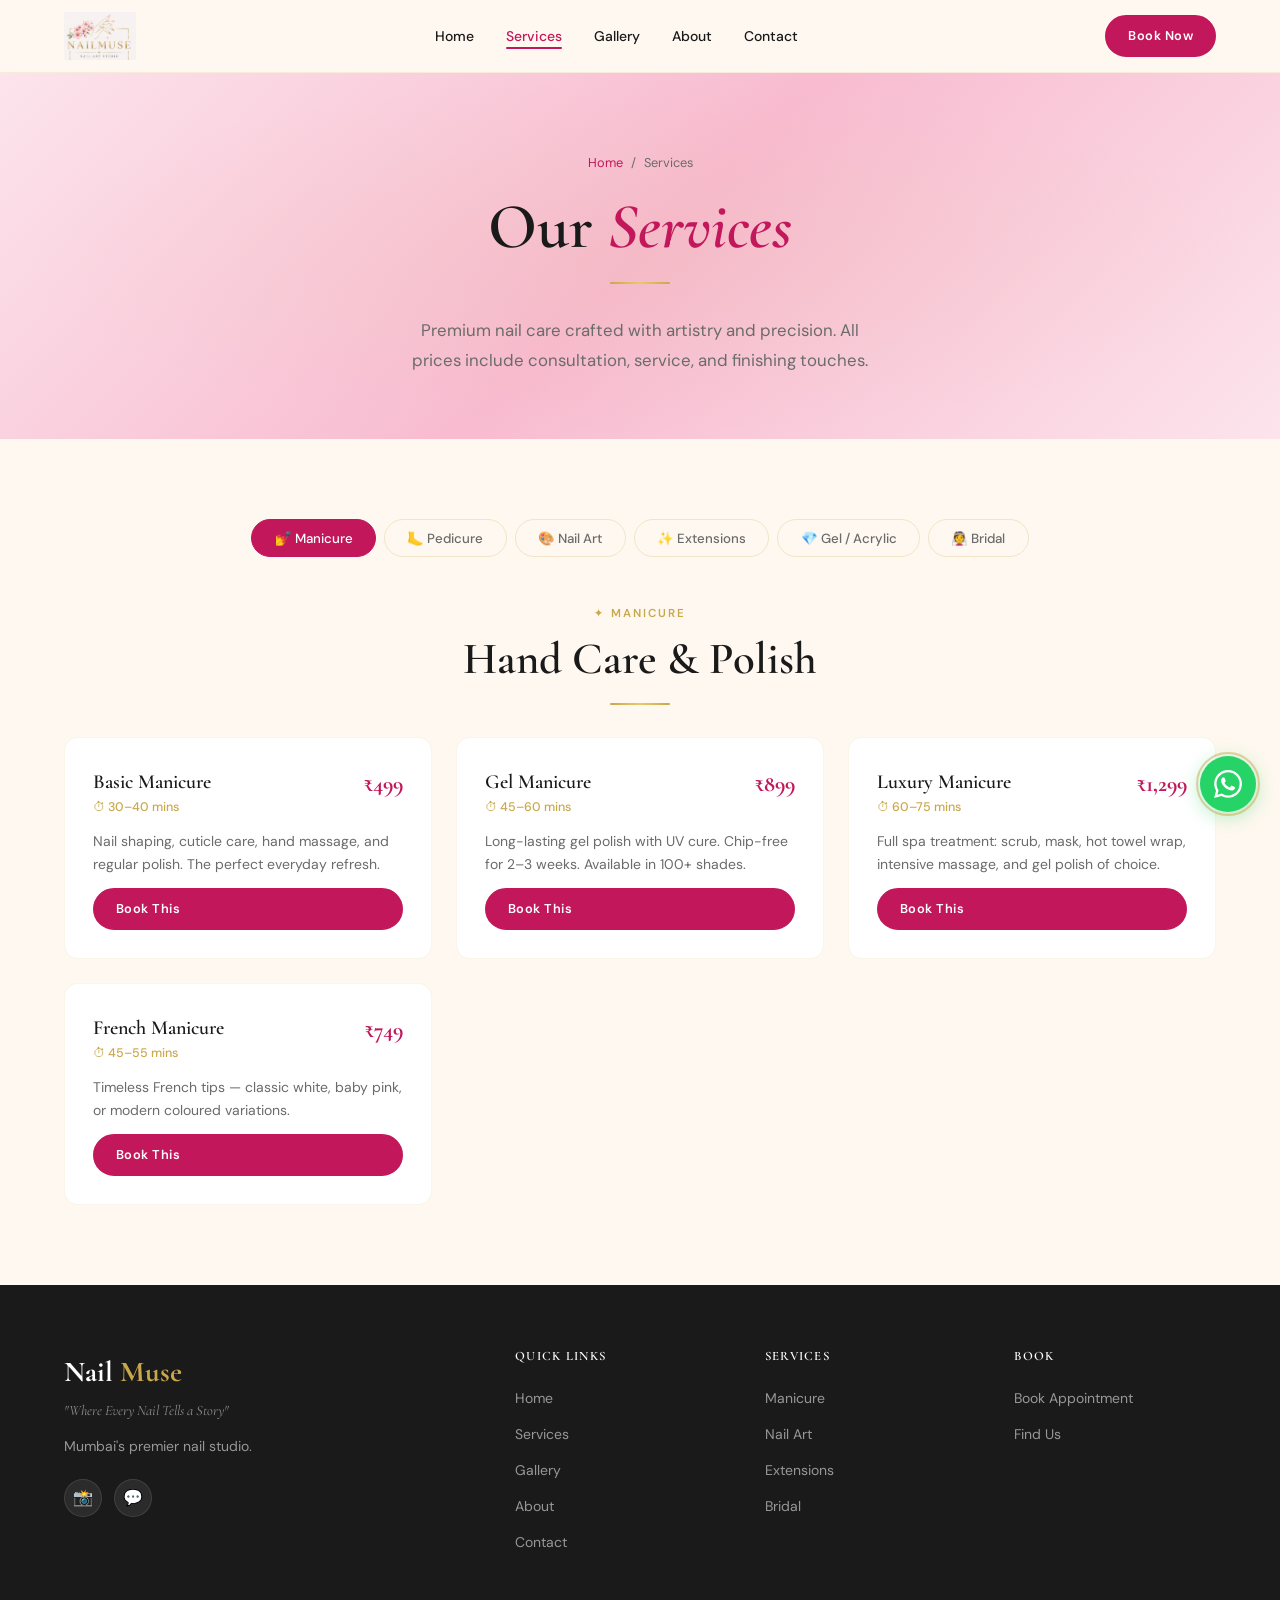
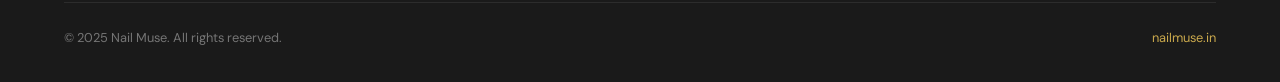
<file: services.html>
<!DOCTYPE html>
<html lang="en">
<head>
  <meta charset="UTF-8" />
  <meta name="viewport" content="width=device-width, initial-scale=1.0" />
  <title>Nail Services & Pricing Mumbai | Gel Nails, Extensions, Bridal — Nail Muse</title>
  <meta name="keywords" content="nail services Mumbai, gel manicure Mumbai, nail extensions Mumbai, nail art prices Mumbai, bridal nail package Mumbai, acrylic nails Mumbai" />
  <meta name="description" content="Nail Muse Mumbai: Gel Manicure Rs.899, Nail Extensions from Rs.1800, Bridal Package Rs.8500+. View all services & book online. Certified nail artists." />
  <link rel="icon" type="image/png" sizes="32x32" href="assets/logo/favicon-32.png" />
  <link rel="icon" type="image/png" sizes="16x16" href="assets/logo/favicon-16.png" />
  <link rel="apple-touch-icon" sizes="180x180" href="assets/logo/apple-touch-icon.png" />
  <link rel="stylesheet" href="assets/css/style.css" />

  <link rel="canonical" href="https://nailmuse.in/services.html" />
  <meta property="og:title" content="Nail Services & Pricing Mumbai | Gel Nails, Extensions, Bridal — Nail Muse" />
  <meta property="og:description" content="Nail Muse Mumbai: Gel Manicure Rs.899, Nail Extensions from Rs.1800, Bridal Package Rs.8500+. View all services & book online. Certified nail artists." />
  <meta property="og:type" content="website" />
  <meta property="og:url" content="https://nailmuse.in/services.html" />
  <meta property="og:image" content="https://nailmuse.in/assets/logo/logo.png" />
  <meta property="og:site_name" content="Nail Muse" />
  <meta property="og:locale" content="en_IN" />
  <meta name="twitter:card" content="summary_large_image" />
  <meta name="twitter:title" content="Nail Services & Pricing Mumbai | Gel Nails, Extensions, Bridal — Nail Muse" />
  <meta name="twitter:description" content="Nail Muse Mumbai: Gel Manicure Rs.899, Nail Extensions from Rs.1800, Bridal Package Rs.8500+. View all services & book online. Certified nail artists." />
  <meta name="twitter:image" content="https://nailmuse.in/assets/logo/logo.png" />
  <meta name="geo.region" content="IN-MH" />
  <meta name="geo.placename" content="Mumbai, Maharashtra" />
  <script type="application/ld+json">
  {
    "@context": "https://schema.org",
    "@type": ["NailSalon", "LocalBusiness"],
    "name": "Nail Muse",
    "alternateName": "Nail Muse Nail Art Studio",
    "description": "Mumbai's premier nail art studio specialising in gel nails, extensions, nail art and bridal packages. 20,000+ happy clients, 5-star rated.",
    "url": "https://nailmuse.in",
    "logo": "https://nailmuse.in/assets/logo/logo.png",
    "image": "https://nailmuse.in/assets/logo/logo.png",
    "telephone": "+918879336671",
    "email": "nailmuse2016@gmail.com",
    "priceRange": "\u20b9\u20b9",
    "currenciesAccepted": "INR",
    "paymentAccepted": "Cash, UPI, Card",
    "address": {
      "@type": "PostalAddress",
      "streetAddress": "Shop No 5, Bhoomi Classic, New Link Rd, Malad",
      "addressLocality": "Malad West",
      "addressRegion": "Maharashtra",
      "postalCode": "400064",
      "addressCountry": "IN"
    },
    "geo": {"@type":"GeoCoordinates","latitude":"19.1874","longitude":"72.8481"},
    "openingHoursSpecification": [{
      "@type": "OpeningHoursSpecification",
      "dayOfWeek": ["Monday","Tuesday","Wednesday","Thursday","Friday","Saturday","Sunday"],
      "opens": "11:00",
      "closes": "21:30"
    }],
    "sameAs": ["https://www.instagram.com/nailmuse2016"],
    "aggregateRating": {
      "@type": "AggregateRating",
      "ratingValue": "5",
      "reviewCount": "500",
      "bestRating": "5"
    },
    "makesOffer": [
      {"@type":"Offer","name":"Basic Manicure","price":"499","priceCurrency":"INR"},
      {"@type":"Offer","name":"Gel Manicure","price":"899","priceCurrency":"INR"},
      {"@type":"Offer","name":"Gel Extensions","price":"2200","priceCurrency":"INR"},
      {"@type":"Offer","name":"Bridal Nail Package","price":"8500","priceCurrency":"INR"}
    ]
  }
  </script>
  <script type="application/ld+json">
  {
    "@context": "https://schema.org",
    "@type": "FAQPage",
    "mainEntity": [
      {"@type":"Question","name":"How long do gel nails last?","acceptedAnswer":{"@type":"Answer","text":"Gel nails at Nail Muse last 2-3 weeks without chipping. UV-cured gel polish for a long-lasting glossy finish."}},
      {"@type":"Question","name":"What is the difference between gel and acrylic extensions?","acceptedAnswer":{"@type":"Answer","text":"Gel extensions are lighter and more flexible — less damage, more natural. Acrylics are more durable for maximum length. Gel from ₹2,200, Acrylics from ₹1,800 at Nail Muse."}},
      {"@type":"Question","name":"How much does nail art cost per nail in Mumbai?","acceptedAnswer":{"@type":"Answer","text":"At Nail Muse Mumbai: simple nail art ₹150/nail, detailed art ₹250/nail, 3D nail art ₹400/nail. Full festive sets from ₹1,499."}},
      {"@type":"Question","name":"Is Nail Muse hygienic?","acceptedAnswer":{"@type":"Answer","text":"Yes. Hospital-grade autoclave sterilisation, single-use files and buffers, UV-sanitised equipment. Every client gets fresh sterilised tools."}}
    ]
  }
  </script>
  <script type="application/ld+json">
  {"@context":"https://schema.org","@type":"BreadcrumbList","itemListElement":[
    {"@type":"ListItem","position":1,"name":"Home","item":"https://nailmuse.in"},
    {"@type":"ListItem","position":2,"name":"Services","item":"https://nailmuse.in/services.html"}
  ]}
  </script>
  <!-- Non-blocking Google Fonts -->
  <link rel="preconnect" href="https://fonts.googleapis.com" />
  <link rel="preconnect" href="https://fonts.gstatic.com" crossorigin />
  <link rel="stylesheet" href="https://fonts.googleapis.com/css2?family=Cormorant+Garamond:ital,wght@0,300;0,400;0,500;0,600;0,700;1,300;1,400;1,500&family=DM+Sans:wght@300;400;500;600&display=swap" media="print" onload="this.media='all'" />
  <noscript><link rel="stylesheet" href="https://fonts.googleapis.com/css2?family=Cormorant+Garamond:ital,wght@0,300;0,400;0,500;0,600;0,700;1,300;1,400;1,500&family=DM+Sans:wght@300;400;500;600&display=swap" /></noscript>
</head>
<body>
<nav id="navbar">
  <div class="container">
    <div class="nav-inner">
      <a href="index.html" class="nav-logo">
        <img src="assets/logo/logo.png" alt="Nail Muse" onerror="this.style.display='none'">
        <div class="nav-logo-text">Nail <span>Muse</span></div>
      </a>
      <ul class="nav-links">
        <li><a href="index.html">Home</a></li>
        <li><a href="services.html">Services</a></li>
        <li><a href="gallery.html">Gallery</a></li>
        <li><a href="about.html">About</a></li>
        <li><a href="contact.html">Contact</a></li>
      </ul>
      <a href="booking.html" class="btn btn-primary nav-cta btn-sm">Book Now</a>
      <button class="hamburger" aria-label="Toggle menu" aria-expanded="false"><span></span><span></span><span></span></button>
    </div>
  </div>
  <nav class="mobile-nav">
    <a href="index.html">Home</a><a href="services.html">Services</a><a href="gallery.html">Gallery</a>
    <a href="about.html">About</a><a href="contact.html">Contact</a>
    <a href="booking.html" class="btn btn-primary" style="margin-top:.5rem">Book Appointment</a>
  </nav>
</nav>

<header class="page-hero">
  <div class="container">
    <div class="breadcrumb"><a href="index.html">Home</a><span>/</span><span>Services</span></div>
    <h1>Our <em style="color:var(--rose)">Services</em></h1>
    <div class="gold-divider"></div>
    <p>Premium nail care crafted with artistry and precision. All prices include consultation, service, and finishing touches.</p>
  </div>
</header>

<main>
<section class="section">
  <div class="container">

    <!-- Category Tabs -->
    <div class="category-tabs" role="tablist">
      <button class="tab-btn active" data-tab="manicure" role="tab">💅 Manicure</button>
      <button class="tab-btn" data-tab="pedicure" role="tab">🦶 Pedicure</button>
      <button class="tab-btn" data-tab="nail-art" role="tab">🎨 Nail Art</button>
      <button class="tab-btn" data-tab="extensions" role="tab">✨ Extensions</button>
      <button class="tab-btn" data-tab="gel-acrylic" role="tab">💎 Gel / Acrylic</button>
      <button class="tab-btn" data-tab="bridal" role="tab">👰 Bridal</button>
    </div>

    <!-- Manicure Panel -->
    <div class="service-panel active" id="manicure" role="tabpanel">
      <div class="fade-up text-center" style="margin-bottom:2rem">
        <span class="section-label">✦ Manicure</span>
        <h2>Hand Care & Polish</h2>
        <div class="gold-divider"></div>
      </div>
      <div class="service-cards">
        <div class="service-card fade-up">
          <div class="service-card-top">
            <div>
              <div class="service-name">Basic Manicure</div>
              <div class="service-duration">⏱ 30–40 mins</div>
            </div>
            <div class="service-price">₹499</div>
          </div>
          <div class="service-desc">Nail shaping, cuticle care, hand massage, and regular polish. The perfect everyday refresh.</div>
          <a href="booking.html?service=Basic+Manicure" class="btn btn-primary btn-sm">Book This</a>
        </div>
        <div class="service-card fade-up">
          <div class="service-card-top">
            <div>
              <div class="service-name">Gel Manicure</div>
              <div class="service-duration">⏱ 45–60 mins</div>
            </div>
            <div class="service-price">₹899</div>
          </div>
          <div class="service-desc">Long-lasting gel polish with UV cure. Chip-free for 2–3 weeks. Available in 100+ shades.</div>
          <a href="booking.html?service=Gel+Manicure" class="btn btn-primary btn-sm">Book This</a>
        </div>
        <div class="service-card fade-up">
          <div class="service-card-top">
            <div>
              <div class="service-name">Luxury Manicure</div>
              <div class="service-duration">⏱ 60–75 mins</div>
            </div>
            <div class="service-price">₹1,299</div>
          </div>
          <div class="service-desc">Full spa treatment: scrub, mask, hot towel wrap, intensive massage, and gel polish of choice.</div>
          <a href="booking.html?service=Luxury+Manicure" class="btn btn-primary btn-sm">Book This</a>
        </div>
        <div class="service-card fade-up">
          <div class="service-card-top">
            <div>
              <div class="service-name">French Manicure</div>
              <div class="service-duration">⏱ 45–55 mins</div>
            </div>
            <div class="service-price">₹749</div>
          </div>
          <div class="service-desc">Timeless French tips — classic white, baby pink, or modern coloured variations.</div>
          <a href="booking.html?service=French+Manicure" class="btn btn-primary btn-sm">Book This</a>
        </div>
      </div>
    </div>

    <!-- Pedicure Panel -->
    <div class="service-panel" id="pedicure" role="tabpanel">
      <div class="fade-up text-center" style="margin-bottom:2rem">
        <span class="section-label">✦ Pedicure</span>
        <h2>Foot Care & Polish</h2>
        <div class="gold-divider"></div>
      </div>
      <div class="service-cards">
        <div class="service-card fade-up">
          <div class="service-card-top">
            <div>
              <div class="service-name">Basic Pedicure</div>
              <div class="service-duration">⏱ 45–55 mins</div>
            </div>
            <div class="service-price">₹599</div>
          </div>
          <div class="service-desc">Soak, nail trim, shaping, cuticle care, callus removal, foot massage, and polish.</div>
          <a href="booking.html?service=Basic+Pedicure" class="btn btn-primary btn-sm">Book This</a>
        </div>
        <div class="service-card fade-up">
          <div class="service-card-top">
            <div>
              <div class="service-name">Gel Pedicure</div>
              <div class="service-duration">⏱ 60–75 mins</div>
            </div>
            <div class="service-price">₹999</div>
          </div>
          <div class="service-desc">Full pedicure treatment with long-lasting UV gel polish. Perfect for sandal season.</div>
          <a href="booking.html?service=Gel+Pedicure" class="btn btn-primary btn-sm">Book This</a>
        </div>
        <div class="service-card fade-up">
          <div class="service-card-top">
            <div>
              <div class="service-name">Luxury Spa Pedicure</div>
              <div class="service-duration">⏱ 75–90 mins</div>
            </div>
            <div class="service-price">₹1,499</div>
          </div>
          <div class="service-desc">Premium spa pedicure with volcanic ash soak, paraffin wax, heel therapy, and gel finish.</div>
          <a href="booking.html?service=Luxury+Spa+Pedicure" class="btn btn-primary btn-sm">Book This</a>
        </div>
        <div class="service-card fade-up">
          <div class="service-card-top">
            <div>
              <div class="service-name">Mani-Pedi Combo</div>
              <div class="service-duration">⏱ 90 mins</div>
            </div>
            <div class="service-price">₹1,299</div>
          </div>
          <div class="service-desc">Best value combo — Basic Manicure + Basic Pedicure together. Save ₹199 vs individual.</div>
          <a href="booking.html?service=Mani-Pedi+Combo" class="btn btn-gold btn-sm">Book Combo</a>
        </div>
      </div>
    </div>

    <!-- Nail Art Panel -->
    <div class="service-panel" id="nail-art" role="tabpanel">
      <div class="fade-up text-center" style="margin-bottom:2rem">
        <span class="section-label">✦ Nail Art</span>
        <h2>Wearable <em style="color:var(--rose)">Art</em></h2>
        <div class="gold-divider"></div>
      </div>
      <div class="service-cards">
        <div class="service-card fade-up">
          <div class="service-card-top">
            <div>
              <div class="service-name">Simple Nail Art</div>
              <div class="service-duration">⏱ Per nail, 5–10 mins</div>
            </div>
            <div class="service-price">₹150<span style="font-size:.9rem;color:var(--gray)">/nail</span></div>
          </div>
          <div class="service-desc">Dots, stripes, simple florals, geometric lines. Great for accent nails or full sets.</div>
          <a href="booking.html?service=Simple+Nail+Art" class="btn btn-primary btn-sm">Book This</a>
        </div>
        <div class="service-card fade-up">
          <div class="service-card-top">
            <div>
              <div class="service-name">Detailed Nail Art</div>
              <div class="service-duration">⏱ Per nail, 10–20 mins</div>
            </div>
            <div class="service-price">₹250<span style="font-size:.9rem;color:var(--gray)">/nail</span></div>
          </div>
          <div class="service-desc">Intricate hand-painted florals, landscapes, characters, or custom designs.</div>
          <a href="booking.html?service=Detailed+Nail+Art" class="btn btn-primary btn-sm">Book This</a>
        </div>
        <div class="service-card fade-up">
          <div class="service-card-top">
            <div>
              <div class="service-name">3D Nail Art</div>
              <div class="service-duration">⏱ Per nail, 15–25 mins</div>
            </div>
            <div class="service-price">₹400<span style="font-size:.9rem;color:var(--gray)">/nail</span></div>
          </div>
          <div class="service-desc">Acrylic 3D flowers, gems, charms, and sculptural elements for a statement look.</div>
          <a href="booking.html?service=3D+Nail+Art" class="btn btn-primary btn-sm">Book This</a>
        </div>
        <div class="service-card fade-up">
          <div class="service-card-top">
            <div>
              <div class="service-name">Chrome & Foil</div>
              <div class="service-duration">⏱ Full set, 30–45 mins</div>
            </div>
            <div class="service-price">₹599</div>
          </div>
          <div class="service-desc">Mirror chrome powder or holographic foils for an ultra-trendy, reflective finish.</div>
          <a href="booking.html?service=Chrome+And+Foil" class="btn btn-primary btn-sm">Book This</a>
        </div>
        <div class="service-card fade-up">
          <div class="service-card-top">
            <div>
              <div class="service-name">Ombre / Gradient</div>
              <div class="service-duration">⏱ Full set, 45–60 mins</div>
            </div>
            <div class="service-price">₹799</div>
          </div>
          <div class="service-desc">Seamless colour blending — two-tone ombre, sunset gradients, or glitter fade.</div>
          <a href="booking.html?service=Ombre+Gradient" class="btn btn-primary btn-sm">Book This</a>
        </div>
        <div class="service-card fade-up">
          <div class="service-card-top">
            <div>
              <div class="service-name">Seasonal / Festive Set</div>
              <div class="service-duration">⏱ Full set, 60–90 mins</div>
            </div>
            <div class="service-price">₹1,499</div>
          </div>
          <div class="service-desc">Curated seasonal designs — Diwali, Christmas, bridal season, or trending aesthetics.</div>
          <a href="booking.html?service=Seasonal+Festive+Set" class="btn btn-gold btn-sm">Book This</a>
        </div>
      </div>
    </div>

    <!-- Extensions Panel -->
    <div class="service-panel" id="extensions" role="tabpanel">
      <div class="fade-up text-center" style="margin-bottom:2rem">
        <span class="section-label">✦ Extensions</span>
        <h2>Length & <em style="color:var(--rose)">Drama</em></h2>
        <div class="gold-divider"></div>
      </div>
      <div class="service-cards">
        <div class="service-card fade-up">
          <div class="service-card-top">
            <div>
              <div class="service-name">Gel Extensions — Full Set</div>
              <div class="service-duration">⏱ 90–120 mins</div>
            </div>
            <div class="service-price">₹2,200</div>
          </div>
          <div class="service-desc">Soft gel tips for a natural, flexible extension. Ideal for everyday wear with minimal damage.</div>
          <a href="booking.html?service=Gel+Extensions+Full+Set" class="btn btn-primary btn-sm">Book This</a>
        </div>
        <div class="service-card fade-up">
          <div class="service-card-top">
            <div>
              <div class="service-name">Acrylic Extensions — Full Set</div>
              <div class="service-duration">⏱ 90–120 mins</div>
            </div>
            <div class="service-price">₹1,800</div>
          </div>
          <div class="service-desc">Durable acrylic extensions for maximum length. Perfect for nail art overlays and bold shapes.</div>
          <a href="booking.html?service=Acrylic+Extensions+Full+Set" class="btn btn-primary btn-sm">Book This</a>
        </div>
        <div class="service-card fade-up">
          <div class="service-card-top">
            <div>
              <div class="service-name">Extensions Infill</div>
              <div class="service-duration">⏱ 60–90 mins</div>
            </div>
            <div class="service-price">₹999</div>
          </div>
          <div class="service-desc">Maintain your existing extensions. Fill in growth area and refresh the design. Every 3–4 weeks.</div>
          <a href="booking.html?service=Extensions+Infill" class="btn btn-primary btn-sm">Book This</a>
        </div>
        <div class="service-card fade-up">
          <div class="service-card-top">
            <div>
              <div class="service-name">Extension Removal</div>
              <div class="service-duration">⏱ 30–45 mins</div>
            </div>
            <div class="service-price">₹399</div>
          </div>
          <div class="service-desc">Safe, professional removal using soak-off method. Includes nail conditioning treatment.</div>
          <a href="booking.html?service=Extension+Removal" class="btn btn-primary btn-sm">Book This</a>
        </div>
      </div>
    </div>

    <!-- Gel/Acrylic Panel -->
    <div class="service-panel" id="gel-acrylic" role="tabpanel">
      <div class="fade-up text-center" style="margin-bottom:2rem">
        <span class="section-label">✦ Gel & Acrylic</span>
        <h2>Polish That <em style="color:var(--rose)">Lasts</em></h2>
        <div class="gold-divider"></div>
      </div>
      <div class="service-cards">
        <div class="service-card fade-up">
          <div class="service-card-top">
            <div>
              <div class="service-name">Gel Polish (Natural Nails)</div>
              <div class="service-duration">⏱ 45–60 mins</div>
            </div>
            <div class="service-price">₹899</div>
          </div>
          <div class="service-desc">UV-cured gel polish on your natural nails. Chip-free finish for 2–3 weeks. 100+ shades.</div>
          <a href="booking.html?service=Gel+Polish" class="btn btn-primary btn-sm">Book This</a>
        </div>
        <div class="service-card fade-up">
          <div class="service-card-top">
            <div>
              <div class="service-name">Hard Gel Overlay</div>
              <div class="service-duration">⏱ 60–75 mins</div>
            </div>
            <div class="service-price">₹1,299</div>
          </div>
          <div class="service-desc">Strengthen weak or bitten nails with a hard gel overlay. Adds durability without extra length.</div>
          <a href="booking.html?service=Hard+Gel+Overlay" class="btn btn-primary btn-sm">Book This</a>
        </div>
        <div class="service-card fade-up">
          <div class="service-card-top">
            <div>
              <div class="service-name">Acrylic Full Set</div>
              <div class="service-duration">⏱ 90–120 mins</div>
            </div>
            <div class="service-price">₹1,800</div>
          </div>
          <div class="service-desc">Traditional acrylic application with your choice of colour, length, and shape.</div>
          <a href="booking.html?service=Acrylic+Full+Set" class="btn btn-primary btn-sm">Book This</a>
        </div>
        <div class="service-card fade-up">
          <div class="service-card-top">
            <div>
              <div class="service-name">Gel Removal</div>
              <div class="service-duration">⏱ 20–30 mins</div>
            </div>
            <div class="service-price">₹299</div>
          </div>
          <div class="service-desc">Safe gel polish removal with conditioning treatment. No damage to natural nails.</div>
          <a href="booking.html?service=Gel+Removal" class="btn btn-primary btn-sm">Book This</a>
        </div>
      </div>
    </div>

    <!-- Bridal Panel -->
    <div class="service-panel" id="bridal" role="tabpanel">
      <div class="fade-up text-center" style="margin-bottom:2rem">
        <span class="section-label">✦ Bridal</span>
        <h2>Your <em style="color:var(--rose)">Dream</em> Nails</h2>
        <div class="gold-divider"></div>
        <p class="section-subtitle">Every bride deserves nails that match the magic of her day. Limited slots — book early.</p>
      </div>
      <div class="service-cards">
        <div class="service-card fade-up" style="border-color:var(--gold)">
          <div class="service-card-top">
            <div>
              <div class="service-name">Bridal Full Package</div>
              <div class="service-duration">⏱ 3–4 hours</div>
            </div>
            <div class="service-price">₹8,500<span style="font-size:.85rem;color:var(--gray)">+</span></div>
          </div>
          <div class="service-desc">The complete bridal experience: design consultation, trial session, full set gel extensions, custom nail art, bridal manicure & pedicure. Includes a touch-up kit for the wedding day.</div>
          <a href="booking.html?service=Bridal+Full+Package" class="btn btn-gold btn-sm">Book Bridal</a>
        </div>
        <div class="service-card fade-up">
          <div class="service-card-top">
            <div>
              <div class="service-name">Bridal Trial Session</div>
              <div class="service-duration">⏱ 90 mins</div>
            </div>
            <div class="service-price">₹1,999</div>
          </div>
          <div class="service-desc">Design consultation + trial nail set before your wedding day. Cost adjustable against full package.</div>
          <a href="booking.html?service=Bridal+Trial" class="btn btn-primary btn-sm">Book Trial</a>
        </div>
        <div class="service-card fade-up">
          <div class="service-card-top">
            <div>
              <div class="service-name">Bridesmaid Package</div>
              <div class="service-duration">⏱ 60–75 mins/person</div>
            </div>
            <div class="service-price">₹1,299<span style="font-size:.85rem;color:var(--gray)">/person</span></div>
          </div>
          <div class="service-desc">Gel manicure + matching nail art for bridesmaids. Group bookings of 3+ get 10% off.</div>
          <a href="booking.html?service=Bridesmaid+Package" class="btn btn-primary btn-sm">Book Group</a>
        </div>
        <div class="service-card fade-up">
          <div class="service-card-top">
            <div>
              <div class="service-name">Mehendi Nail Art</div>
              <div class="service-duration">⏱ Full set, 2 hours</div>
            </div>
            <div class="service-price">₹3,500</div>
          </div>
          <div class="service-desc">Intricate mehendi-inspired hand-painted nail art — perfect for pre-wedding ceremonies.</div>
          <a href="booking.html?service=Mehendi+Nail+Art" class="btn btn-primary btn-sm">Book This</a>
        </div>
      </div>
      <div class="fade-up" style="background:linear-gradient(135deg,rgba(242,184,198,.2),rgba(201,168,76,.1));border:1px solid rgba(201,168,76,.3);border-radius:var(--radius-md);padding:2rem;margin-top:2.5rem;text-align:center">
        <p style="font-family:var(--font-heading);font-size:1.15rem;color:var(--charcoal);margin-bottom:1rem">💍 Planning your wedding? Book a free consultation call with our bridal specialist.</p>
        <a href="https://wa.me/918879336671" class="btn btn-gold" target="_blank" rel="noopener">Chat on WhatsApp →</a>
      </div>
    </div>

  </div>
</section>
</main>

<footer class="footer">
  <div class="container">
    <div class="footer-grid">
      <div class="footer-brand">
        <div class="footer-logo-text">Nail <span>Muse</span></div>
        <div class="footer-tagline-text">"Where Every Nail Tells a Story"</div>
        <p>Mumbai's premier nail studio.</p>
        <div class="social-links">
          <a href="https://instagram.com/nailmuse2016" class="social-link" target="_blank">📸</a>
          <a href="https://wa.me/918879336671" class="social-link" target="_blank">💬</a>
        </div>
      </div>
      <div class="footer-col"><h5>Quick Links</h5><ul><li><a href="index.html">Home</a></li><li><a href="services.html">Services</a></li><li><a href="gallery.html">Gallery</a></li><li><a href="about.html">About</a></li><li><a href="contact.html">Contact</a></li></ul></div>
      <div class="footer-col"><h5>Services</h5><ul><li><a href="services.html">Manicure</a></li><li><a href="services.html">Nail Art</a></li><li><a href="services.html">Extensions</a></li><li><a href="services.html">Bridal</a></li></ul></div>
      <div class="footer-col"><h5>Book</h5><ul><li><a href="booking.html">Book Appointment</a></li><li><a href="contact.html">Find Us</a></li></ul></div>
    </div>
    <div class="footer-bottom">
      <p>© 2025 Nail Muse. All rights reserved.</p>
      <p><a href="https://nailmuse.in">nailmuse.in</a></p>
    </div>
  </div>
</footer>

<a href="https://wa.me/918879336671" class="whatsapp-float" aria-label="WhatsApp" target="_blank" rel="noopener">
  <svg width="28" height="28" viewBox="0 0 24 24" fill="currentColor"><path d="M17.472 14.382c-.297-.149-1.758-.867-2.03-.967-.273-.099-.471-.148-.67.15-.197.297-.767.966-.94 1.164-.173.199-.347.223-.644.075-.297-.15-1.255-.463-2.39-1.475-.883-.788-1.48-1.761-1.653-2.059-.173-.297-.018-.458.13-.606.134-.133.298-.347.446-.52.149-.174.198-.298.298-.497.099-.198.05-.371-.025-.52-.075-.149-.669-1.612-.916-2.207-.242-.579-.487-.5-.669-.51-.173-.008-.371-.01-.57-.01-.198 0-.52.074-.792.372-.272.297-1.04 1.016-1.04 2.479 0 1.462 1.065 2.875 1.213 3.074.149.198 2.096 3.2 5.077 4.487.709.306 1.262.489 1.694.625.712.227 1.36.195 1.871.118.571-.085 1.758-.719 2.006-1.413.248-.694.248-1.289.173-1.413-.074-.124-.272-.198-.57-.347m-5.421 7.403h-.004a9.87 9.87 0 01-5.031-1.378l-.361-.214-3.741.982.998-3.648-.235-.374a9.86 9.86 0 01-1.51-5.26c.001-5.45 4.436-9.884 9.888-9.884 2.64 0 5.122 1.03 6.988 2.898a9.825 9.825 0 012.893 6.994c-.003 5.45-4.437 9.884-9.885 9.884m8.413-18.297A11.815 11.815 0 0012.05 0C5.495 0 .16 5.335.157 11.892c0 2.096.547 4.142 1.588 5.945L.057 24l6.305-1.654a11.882 11.882 0 005.683 1.448h.005c6.554 0 11.89-5.335 11.893-11.893a11.821 11.821 0 00-3.48-8.413z"/></svg>
</a>
<button class="scroll-top" aria-label="Scroll to top">↑</button>
<div class="mobile-book-bar"><a href="booking.html" class="btn btn-primary">✨ Book Appointment</a></div>
<script defer src="assets/js/main.js"></script>
</body>
</html>
</file>
<file: assets/css/style.css>
/* ===================================================
   NAIL MUSE — Main Stylesheet
   Brand: Blush #F2B8C6 | Rose #C2185B | Ivory #FFF8F0
          Gold #C9A84C | Charcoal #1A1A1A
   Fonts: Cormorant Garamond + DM Sans
=================================================== */

/* Fonts loaded via <link> in HTML for non-render-blocking — see each page <head> */

/* ── Reset & Base ─────────────────────────────── */
*, *::before, *::after { box-sizing: border-box; margin: 0; padding: 0; }

:root {
  --blush:   #F2B8C6;
  --rose:    #C2185B;
  --rose-lt: #E91E8C;
  --ivory:   #FFF8F0;
  --gold:    #C9A84C;
  --gold-lt: #E8C96A;
  --charcoal:#1A1A1A;
  --gray:    #6B6B6B;
  --white:   #FFFFFF;

  --font-heading: 'Cormorant Garamond', Georgia, serif;
  --font-body:    'DM Sans', system-ui, sans-serif;

  --radius-sm: 6px;
  --radius-md: 14px;
  --radius-lg: 24px;
  --shadow-sm: 0 2px 12px rgba(26,26,26,.08);
  --shadow-md: 0 8px 32px rgba(26,26,26,.12);
  --shadow-lg: 0 20px 60px rgba(26,26,26,.18);

  --transition: .3s cubic-bezier(.4,0,.2,1);
  --max-w: 1200px;
}

html { scroll-behavior: smooth; font-size: 16px; }

body {
  font-family: var(--font-body);
  color: var(--charcoal);
  background: var(--ivory);
  line-height: 1.6;
  overflow-x: hidden;
}

img { max-width: 100%; height: auto; display: block; }
a  { color: inherit; text-decoration: none; }
ul { list-style: none; }

/* ── Typography ───────────────────────────────── */
h1,h2,h3,h4,h5 {
  font-family: var(--font-heading);
  line-height: 1.2;
  font-weight: 600;
}
h1 { font-size: clamp(2.4rem, 5vw, 4rem); }
h2 { font-size: clamp(1.8rem, 3.5vw, 2.8rem); }
h3 { font-size: clamp(1.3rem, 2.5vw, 1.8rem); }
h4 { font-size: 1.2rem; }

p  { font-size: .975rem; color: var(--gray); line-height: 1.75; }

.section-label {
  font-family: var(--font-body);
  font-size: .72rem;
  font-weight: 600;
  letter-spacing: .18em;
  text-transform: uppercase;
  color: var(--gold);
  display: block;
  margin-bottom: .6rem;
}
.section-title { margin-bottom: 1rem; }
.section-subtitle { max-width: 540px; margin: 0 auto 2.5rem; }

.text-center { text-align: center; }
.text-gold   { color: var(--gold); }
.text-rose   { color: var(--rose); }

/* ── Layout ───────────────────────────────────── */
.container { max-width: var(--max-w); margin: 0 auto; padding: 0 1.5rem; }
.section   { padding: 5rem 0; }
.section-sm{ padding: 3rem 0; }

/* ── Buttons ──────────────────────────────────── */
.btn {
  display: inline-flex;
  align-items: center;
  gap: .5rem;
  padding: .85rem 2rem;
  border-radius: 50px;
  font-family: var(--font-body);
  font-size: .875rem;
  font-weight: 600;
  letter-spacing: .04em;
  cursor: pointer;
  border: 2px solid transparent;
  transition: var(--transition);
  white-space: nowrap;
}
.btn-primary {
  background: var(--rose);
  color: var(--white);
  border-color: var(--rose);
}
.btn-primary:hover {
  background: #a5154e;
  border-color: #a5154e;
  transform: translateY(-2px);
  box-shadow: 0 8px 24px rgba(194,24,91,.35);
}
.btn-outline {
  background: transparent;
  color: var(--white);
  border-color: rgba(255,255,255,.7);
}
.btn-outline:hover {
  background: rgba(255,255,255,.15);
  border-color: var(--white);
}
.btn-gold {
  background: var(--gold);
  color: var(--white);
  border-color: var(--gold);
}
.btn-gold:hover {
  background: #a88730;
  transform: translateY(-2px);
  box-shadow: 0 8px 24px rgba(201,168,76,.35);
}
.btn-sm { padding: .55rem 1.3rem; font-size: .8rem; }

/* ── Gold Divider ─────────────────────────────── */
.gold-divider {
  width: 60px; height: 2px;
  background: linear-gradient(90deg, var(--gold), var(--gold-lt), var(--gold));
  margin: 1rem auto 2rem;
  border-radius: 2px;
}
.gold-divider.left { margin-left: 0; }


/* ── Navigation ───────────────────────────────── */
#navbar {
  position: sticky;
  top: 0;
  z-index: 100;
  background: rgba(255,248,240,.97);
  backdrop-filter: blur(12px);
  border-bottom: 1px solid rgba(201,168,76,.15);
  transition: box-shadow var(--transition);
}
#navbar.scrolled { box-shadow: var(--shadow-md); }

.nav-inner {
  display: flex;
  align-items: center;
  justify-content: space-between;
  height: 72px;
  gap: 1rem;
}
.nav-logo {
  display: flex;
  align-items: center;
  gap: .75rem;
  flex-shrink: 0;
}
.nav-logo img {
  height: 48px;
  width: auto;
  max-width: 140px;
  object-fit: contain;
}
.nav-logo-text {
  font-family: var(--font-heading);
  font-size: 1.5rem;
  font-weight: 700;
  color: var(--charcoal);
  line-height: 1;
  display: none; /* hidden when logo image is visible */
}
.nav-logo img[style*="display: none"] ~ div .nav-logo-text,
.nav-logo img:not([src]) ~ div .nav-logo-text {
  display: block; /* fallback: show text if image fails */
}
.nav-logo-text span { color: var(--rose); }

.nav-links {
  display: flex;
  gap: 2rem;
  align-items: center;
}
.nav-links a {
  font-size: .875rem;
  font-weight: 500;
  color: var(--charcoal);
  position: relative;
  padding-bottom: 2px;
  transition: color var(--transition);
}
.nav-links a::after {
  content: '';
  position: absolute;
  bottom: -2px; left: 0;
  width: 0; height: 2px;
  background: var(--rose);
  transition: width var(--transition);
  border-radius: 2px;
}
.nav-links a:hover, .nav-links a.active { color: var(--rose); }
.nav-links a:hover::after, .nav-links a.active::after { width: 100%; }

.nav-cta { margin-left: .5rem; }

.hamburger {
  display: none;
  flex-direction: column;
  gap: 5px;
  background: none;
  border: none;
  cursor: pointer;
  padding: 4px;
}
.hamburger span {
  display: block;
  width: 24px; height: 2px;
  background: var(--charcoal);
  border-radius: 2px;
  transition: var(--transition);
}
.hamburger.open span:nth-child(1) { transform: translateY(7px) rotate(45deg); }
.hamburger.open span:nth-child(2) { opacity: 0; }
.hamburger.open span:nth-child(3) { transform: translateY(-7px) rotate(-45deg); }

.mobile-nav {
  display: none;
  flex-direction: column;
  background: var(--ivory);
  border-top: 1px solid rgba(201,168,76,.15);
  padding: 1.5rem;
  gap: 1rem;
}
.mobile-nav.open { display: flex; }
.mobile-nav a {
  font-size: 1.05rem;
  font-weight: 500;
  color: var(--charcoal);
  padding: .5rem 0;
  border-bottom: 1px solid rgba(201,168,76,.12);
  transition: color var(--transition);
}
.mobile-nav a:hover { color: var(--rose); }

/* ── Hero ─────────────────────────────────────── */
.hero {
  min-height: 88vh;
  display: flex;
  align-items: center;
  justify-content: center;
  text-align: center;
  position: relative;
  overflow: hidden;
  background: linear-gradient(135deg, #fce4ec 0%, #f8bbd0 30%, #e91e8c20 60%, #c2185b10 100%);
}
.hero-bg {
  position: absolute;
  inset: 0;
  background:
    radial-gradient(ellipse 80% 60% at 20% 40%, rgba(242,184,198,.5) 0%, transparent 60%),
    radial-gradient(ellipse 60% 80% at 80% 60%, rgba(201,168,76,.12) 0%, transparent 60%),
    linear-gradient(160deg, #fff0f5 0%, #fce4ec 35%, #f8bbd0 65%, #fce4ec 100%);
  animation: heroAnim 8s ease-in-out infinite alternate;
}
@keyframes heroAnim {
  0%   { filter: hue-rotate(0deg) brightness(1); }
  100% { filter: hue-rotate(8deg) brightness(1.04); }
}
.hero-content {
  position: relative;
  z-index: 2;
  max-width: 720px;
  padding: 2rem 1.5rem;
}
.hero-logo {
  width: 240px;
  height: auto;
  margin: 0 auto 1.5rem;
  border-radius: var(--radius-lg);
  background: rgba(255,255,255,.92);
  backdrop-filter: blur(8px);
  padding: 16px 20px;
  box-shadow: 0 8px 32px rgba(194,24,91,.18), 0 0 0 4px rgba(201,168,76,.25);
  animation: logoFloat 4s ease-in-out infinite;
}
@keyframes logoFloat {
  0%,100% { transform: translateY(0); }
  50%      { transform: translateY(-8px); }
}
.hero-badge {
  display: inline-block;
  background: rgba(255,255,255,.8);
  border: 1px solid rgba(201,168,76,.4);
  color: var(--gold);
  font-size: .72rem;
  font-weight: 600;
  letter-spacing: .14em;
  text-transform: uppercase;
  padding: .35rem 1rem;
  border-radius: 50px;
  margin-bottom: 1rem;
  backdrop-filter: blur(4px);
}
.hero h1 {
  font-size: clamp(2.6rem, 6vw, 4.5rem);
  font-weight: 700;
  color: var(--charcoal);
  margin-bottom: .5rem;
  letter-spacing: -.01em;
}
.hero h1 em {
  font-style: italic;
  color: var(--rose);
}
.hero-tagline {
  font-family: var(--font-heading);
  font-size: clamp(1.1rem, 2.5vw, 1.5rem);
  font-style: italic;
  color: var(--gray);
  margin-bottom: 2rem;
}
.hero-btns {
  display: flex;
  gap: 1rem;
  justify-content: center;
  flex-wrap: wrap;
  margin-bottom: 2.5rem;
}
.hero-btns .btn-outline {
  color: var(--rose);
  border-color: var(--rose);
}
.hero-btns .btn-outline:hover {
  background: rgba(194,24,91,.06);
}
.hero-stats {
  display: flex;
  gap: 2.5rem;
  justify-content: center;
  flex-wrap: wrap;
}
.hero-stat { text-align: center; }
.hero-stat strong {
  display: block;
  font-family: var(--font-heading);
  font-size: 1.8rem;
  font-weight: 700;
  color: var(--rose);
  line-height: 1;
}
.hero-stat span {
  font-size: .75rem;
  color: var(--gray);
  font-weight: 500;
}

/* ── Services Teaser ─────────────────────────── */
.services-teaser { background: var(--white); }

.cards-grid {
  display: grid;
  grid-template-columns: repeat(auto-fit, minmax(280px, 1fr));
  gap: 1.75rem;
}
.card {
  background: var(--ivory);
  border-radius: var(--radius-md);
  overflow: hidden;
  border: 1px solid rgba(201,168,76,.12);
  transition: var(--transition);
  position: relative;
}
.card:hover {
  transform: translateY(-4px);
  box-shadow: var(--shadow-md);
  border-color: var(--gold);
}
.card-img {
  width: 100%;
  height: 220px;
  object-fit: cover;
  transition: transform .5s ease;
}
.card:hover .card-img { transform: scale(1.04); }
.card-img-wrap { overflow: hidden; }

.card-body { padding: 1.5rem; }
.card-icon {
  width: 48px; height: 48px;
  background: linear-gradient(135deg, var(--blush), var(--rose));
  border-radius: 12px;
  display: flex;
  align-items: center;
  justify-content: center;
  margin-bottom: 1rem;
  font-size: 1.3rem;
}
.card-body h3 { margin-bottom: .5rem; }
.card-body p  { margin-bottom: 1.25rem; font-size: .875rem; }
.card-tag {
  display: inline-block;
  background: rgba(242,184,198,.3);
  color: var(--rose);
  font-size: .72rem;
  font-weight: 600;
  letter-spacing: .08em;
  padding: .2rem .7rem;
  border-radius: 50px;
  margin-bottom: .75rem;
}

/* ── Why Choose Us ───────────────────────────── */
.why-us { background: var(--ivory); }
.why-grid {
  display: grid;
  grid-template-columns: repeat(auto-fit, minmax(220px, 1fr));
  gap: 2rem;
  margin-top: 2rem;
}
.why-item {
  text-align: center;
  padding: 2rem 1.5rem;
  border-radius: var(--radius-md);
  background: var(--white);
  border: 1px solid rgba(201,168,76,.1);
  transition: var(--transition);
}
.why-item:hover {
  border-color: var(--gold);
  box-shadow: var(--shadow-sm);
}
.why-icon {
  font-size: 2.5rem;
  margin-bottom: 1rem;
  display: block;
}
.why-stat {
  font-family: var(--font-heading);
  font-size: 2.2rem;
  font-weight: 700;
  color: var(--rose);
  display: block;
  line-height: 1;
  margin-bottom: .25rem;
}
.why-label {
  font-size: .85rem;
  font-weight: 600;
  color: var(--charcoal);
  display: block;
  margin-bottom: .4rem;
}
.why-sub { font-size: .8rem; }

/* ── Our Work — Home Gallery ─────────────────── */
.og-section { background: var(--ivory); }

/* Filter tabs */
.og-filters {
  display: flex;
  gap: .5rem;
  flex-wrap: wrap;
  justify-content: center;
  margin-bottom: 2.5rem;
}
.og-tab {
  padding: .55rem 1.4rem;
  border-radius: 50px;
  border: 1.5px solid rgba(201,168,76,.25);
  background: transparent;
  color: var(--gray);
  font-family: var(--font-body);
  font-size: .83rem;
  font-weight: 500;
  cursor: pointer;
  transition: var(--transition);
  letter-spacing: .02em;
}
.og-tab:hover {
  border-color: var(--rose);
  color: var(--rose);
}
.og-tab.active {
  background: var(--rose);
  color: var(--white);
  border-color: var(--rose);
  box-shadow: 0 4px 16px rgba(194,24,91,.25);
}

/* Grid */
.og-grid {
  display: grid;
  grid-template-columns: repeat(3, 1fr);
  gap: 1.25rem;
  transition: opacity .25s ease;
}
.og-grid.is-filtering { opacity: .4; pointer-events: none; }

/* Individual item */
.og-item {
  position: relative;
  border-radius: var(--radius-md);
  overflow: hidden;
  cursor: pointer;
  background: var(--blush);
  aspect-ratio: 4/5;
  /* entrance animation */
  animation: ogFadeIn .5s ease both;
}
.og-item img {
  width: 100%;
  height: 100%;
  object-fit: cover;
  display: block;
  transition: transform .5s cubic-bezier(.4,0,.2,1);
}
.og-item:hover img { transform: scale(1.07); }

/* Hover overlay */
.og-overlay {
  position: absolute;
  inset: 0;
  background: linear-gradient(
    to top,
    rgba(194,24,91,.75) 0%,
    rgba(194,24,91,.25) 45%,
    transparent 70%
  );
  opacity: 0;
  transition: opacity .35s ease;
  display: flex;
  align-items: flex-end;
  padding: 1.25rem;
}
.og-item:hover .og-overlay { opacity: 1; }

.og-caption-wrap { display: flex; flex-direction: column; gap: .25rem; }
.og-cat-tag {
  display: inline-block;
  background: rgba(255,255,255,.25);
  border: 1px solid rgba(255,255,255,.5);
  color: var(--white);
  font-size: .68rem;
  font-weight: 700;
  letter-spacing: .1em;
  text-transform: uppercase;
  padding: .15rem .6rem;
  border-radius: 50px;
  width: fit-content;
  backdrop-filter: blur(4px);
}
.og-cap {
  color: var(--white);
  font-family: var(--font-heading);
  font-size: 1.1rem;
  font-weight: 600;
  line-height: 1.2;
  text-shadow: 0 1px 4px rgba(0,0,0,.3);
}

/* Hidden items (Load More) */
.og-hidden {
  display: none !important;
}
.og-hidden.og-revealed {
  display: block !important;
  animation: ogExpandIn .5s cubic-bezier(.4,0,.2,1) both;
}
@keyframes ogExpandIn {
  from { opacity: 0; transform: scale(.9) translateY(16px); }
  to   { opacity: 1; transform: scale(1)  translateY(0); }
}
@keyframes ogFadeIn {
  from { opacity: 0; transform: scale(.95); }
  to   { opacity: 1; transform: scale(1); }
}

/* Filter transition — per-item */
.og-item.og-out {
  animation: ogFadeOut .25s ease both;
  pointer-events: none;
}
.og-item.og-in {
  animation: ogFadeIn .4s ease both;
}
@keyframes ogFadeOut {
  from { opacity: 1; transform: scale(1); }
  to   { opacity: 0; transform: scale(.92); }
}

/* Load More button */
.og-load-more-wrap {
  text-align: center;
  margin-top: 2.5rem;
}
.og-load-more {
  display: inline-flex;
  align-items: center;
  gap: .6rem;
  padding: .85rem 2.5rem;
  border-radius: 50px;
  border: 1.5px solid rgba(201,168,76,.35);
  background: transparent;
  color: var(--charcoal);
  font-family: var(--font-body);
  font-size: .875rem;
  font-weight: 600;
  cursor: pointer;
  transition: var(--transition);
  letter-spacing: .04em;
}
.og-load-more:hover {
  background: var(--rose);
  color: var(--white);
  border-color: var(--rose);
  box-shadow: 0 6px 20px rgba(194,24,91,.3);
  transform: translateY(-2px);
}
.og-load-more:hover .og-lm-icon { transform: translateY(3px); }
.og-lm-icon { transition: transform .3s ease; display: inline-block; font-size: 1rem; }
.og-load-more.og-done { display: none; }

/* ── Lightbox (Our Work) ─────────────────────── */
.og-lightbox {
  position: fixed;
  inset: 0;
  z-index: 950;
  background: rgba(10,10,10,.95);
  display: flex;
  align-items: center;
  justify-content: center;
  gap: 1rem;
  opacity: 0;
  pointer-events: none;
  transition: opacity .3s ease;
  backdrop-filter: blur(8px);
  padding: 1rem;
}
.og-lightbox.og-lb-open {
  opacity: 1;
  pointer-events: all;
}
.og-lb-inner {
  display: flex;
  flex-direction: column;
  align-items: center;
  max-width: 680px;
  width: 100%;
  gap: 1.25rem;
  transform: scale(.92);
  transition: transform .35s cubic-bezier(.4,0,.2,1);
}
.og-lightbox.og-lb-open .og-lb-inner { transform: scale(1); }

.og-lb-img-wrap {
  width: 100%;
  border-radius: var(--radius-md);
  overflow: hidden;
  box-shadow: 0 24px 64px rgba(0,0,0,.6);
}
.og-lb-img-wrap img {
  width: 100%;
  max-height: 65vh;
  object-fit: contain;
  display: block;
  background: #111;
  transition: opacity .25s ease;
}
.og-lb-img-wrap img.og-lb-loading { opacity: .3; }

.og-lb-info {
  text-align: center;
  color: var(--white);
}
.og-lb-tag {
  display: inline-block;
  background: rgba(194,24,91,.4);
  border: 1px solid rgba(194,24,91,.6);
  color: var(--blush);
  font-size: .7rem;
  font-weight: 700;
  letter-spacing: .1em;
  text-transform: uppercase;
  padding: .2rem .75rem;
  border-radius: 50px;
  margin-bottom: .5rem;
}
.og-lb-title {
  font-family: var(--font-heading);
  font-size: 1.5rem;
  font-weight: 600;
  color: var(--white);
  margin-bottom: .4rem;
  letter-spacing: -.01em;
}
.og-lb-desc {
  font-size: .875rem;
  color: rgba(255,255,255,.6);
  line-height: 1.6;
  max-width: 420px;
  margin: 0 auto;
}
.og-lb-counter {
  margin-top: .75rem;
  font-size: .78rem;
  color: rgba(255,255,255,.35);
  letter-spacing: .08em;
}

/* Nav arrows */
.og-lb-nav {
  flex-shrink: 0;
  width: 52px; height: 52px;
  border-radius: 50%;
  border: 1.5px solid rgba(255,255,255,.15);
  background: rgba(255,255,255,.06);
  color: var(--white);
  font-size: 1.8rem;
  cursor: pointer;
  display: flex;
  align-items: center;
  justify-content: center;
  transition: var(--transition);
  line-height: 1;
  backdrop-filter: blur(4px);
}
.og-lb-nav:hover {
  background: var(--rose);
  border-color: var(--rose);
  transform: scale(1.08);
}

/* Close button */
.og-lb-close {
  position: absolute;
  top: 1.25rem; right: 1.25rem;
  width: 44px; height: 44px;
  border-radius: 50%;
  border: 1.5px solid rgba(255,255,255,.2);
  background: rgba(255,255,255,.08);
  color: var(--white);
  font-size: 1.1rem;
  cursor: pointer;
  display: flex;
  align-items: center;
  justify-content: center;
  transition: var(--transition);
  backdrop-filter: blur(4px);
  z-index: 2;
}
.og-lb-close:hover { background: var(--rose); border-color: var(--rose); }

/* Responsive */
@media (max-width: 900px) {
  .og-grid { grid-template-columns: repeat(2, 1fr); }
  .og-lb-nav { display: none; }
  .og-lb-inner { max-width: 100%; }
}
@media (max-width: 540px) {
  .og-grid { grid-template-columns: 1fr; }
  .og-lb-img-wrap img { max-height: 55vh; }
  .og-lb-title { font-size: 1.2rem; }
}

/* ── Gallery Strip ───────────────────────────── */
.gallery-strip { background: var(--charcoal); overflow: hidden; }
.gallery-strip-title { color: var(--white); }
.gallery-strip-title .section-subtitle { color: rgba(255,255,255,.6); }
.strip-track-wrap { overflow: hidden; margin: 2rem -1.5rem 0; }
.strip-track {
  display: flex;
  gap: 1rem;
  animation: stripScroll 30s linear infinite;
  width: max-content;
}
.strip-track:hover { animation-play-state: paused; }
.strip-img {
  width: 280px;
  height: 200px;
  object-fit: cover;
  border-radius: var(--radius-sm);
  flex-shrink: 0;
  transition: transform .3s ease, filter .3s ease;
}
.strip-img:hover { transform: scale(1.03); filter: brightness(1.1); }
@keyframes stripScroll {
  0%   { transform: translateX(0); }
  100% { transform: translateX(-50%); }
}

/* ── Testimonials ────────────────────────────── */
.testimonials { background: var(--white); }
.testimonials-carousel { position: relative; overflow: hidden; }
.testimonials-track {
  display: flex;
  transition: transform .5s cubic-bezier(.4,0,.2,1);
}
.testimonial-card {
  min-width: 100%;
  padding: 2.5rem 3rem;
}
@media (min-width: 768px) {
  .testimonial-card { min-width: calc(100% / 3); }
}
.tcard-inner {
  background: var(--ivory);
  border-radius: var(--radius-md);
  padding: 2rem;
  border: 1px solid rgba(201,168,76,.15);
  height: 100%;
}
.tcard-quote {
  font-family: var(--font-heading);
  font-size: 3rem;
  line-height: .5;
  color: var(--gold);
  margin-bottom: .75rem;
}
.tcard-text {
  font-family: var(--font-heading);
  font-style: italic;
  font-size: 1.05rem;
  color: var(--charcoal);
  margin-bottom: 1.25rem;
  line-height: 1.7;
}
.tcard-author {
  display: flex;
  align-items: center;
  gap: .75rem;
}
.tcard-avatar {
  width: 44px; height: 44px;
  border-radius: 50%;
  object-fit: cover;
  border: 2px solid var(--gold);
}
.tcard-name { font-weight: 600; font-size: .9rem; color: var(--charcoal); }
.tcard-role { font-size: .78rem; color: var(--gray); }
.tcard-stars { color: var(--gold); font-size: .85rem; margin-bottom: .2rem; }

.carousel-nav {
  display: flex;
  gap: .75rem;
  justify-content: center;
  margin-top: 1.75rem;
}
.carousel-dot {
  width: 8px; height: 8px;
  border-radius: 50%;
  background: rgba(194,24,91,.2);
  border: none;
  cursor: pointer;
  transition: var(--transition);
}
.carousel-dot.active {
  background: var(--rose);
  width: 24px;
  border-radius: 4px;
}
.carousel-btn {
  position: absolute;
  top: 50%;
  transform: translateY(-50%);
  background: var(--white);
  border: 1px solid rgba(201,168,76,.2);
  border-radius: 50%;
  width: 44px; height: 44px;
  display: flex;
  align-items: center;
  justify-content: center;
  font-size: 1.2rem;
  cursor: pointer;
  transition: var(--transition);
  z-index: 2;
  box-shadow: var(--shadow-sm);
}
.carousel-btn:hover { background: var(--rose); color: var(--white); border-color: var(--rose); }
.carousel-btn.prev { left: .5rem; }
.carousel-btn.next { right: .5rem; }

/* ── Footer ──────────────────────────────────── */
.footer {
  background: var(--charcoal);
  color: rgba(255,255,255,.75);
  padding: 4rem 0 2rem;
}
.footer-grid {
  display: grid;
  grid-template-columns: 2fr 1fr 1fr 1fr;
  gap: 3rem;
  margin-bottom: 3rem;
}
.footer-brand p { color: rgba(255,255,255,.55); font-size: .875rem; line-height: 1.8; margin-top: .75rem; }
.footer-logo-text {
  font-family: var(--font-heading);
  font-size: 1.8rem;
  font-weight: 700;
  color: var(--white);
}
.footer-logo-text span { color: var(--gold); }
.footer-tagline-text {
  font-family: var(--font-heading);
  font-style: italic;
  color: rgba(255,255,255,.5);
  font-size: .9rem;
  margin-top: .2rem;
}
.social-links {
  display: flex;
  gap: .75rem;
  margin-top: 1.25rem;
}
.social-link {
  width: 38px; height: 38px;
  border-radius: 50%;
  background: rgba(255,255,255,.08);
  border: 1px solid rgba(255,255,255,.1);
  display: flex;
  align-items: center;
  justify-content: center;
  font-size: 1rem;
  transition: var(--transition);
  color: var(--white);
}
.social-link:hover {
  background: var(--rose);
  border-color: var(--rose);
  transform: translateY(-2px);
}

.footer-col h5 {
  color: var(--white);
  font-size: .8rem;
  font-weight: 600;
  letter-spacing: .1em;
  text-transform: uppercase;
  margin-bottom: 1.25rem;
}
.footer-col ul { display: flex; flex-direction: column; gap: .65rem; }
.footer-col ul a {
  color: rgba(255,255,255,.55);
  font-size: .875rem;
  transition: color var(--transition);
}
.footer-col ul a:hover { color: var(--gold); }

.footer-bottom {
  border-top: 1px solid rgba(255,255,255,.08);
  padding-top: 1.5rem;
  display: flex;
  align-items: center;
  justify-content: space-between;
  flex-wrap: wrap;
  gap: 1rem;
}
.footer-bottom p { font-size: .8rem; color: rgba(255,255,255,.4); }
.footer-bottom a { color: var(--gold); }

/* ── Floating Elements ───────────────────────── */
.whatsapp-float {
  position: fixed;
  bottom: 5.5rem;
  right: 1.5rem;
  z-index: 500;
  width: 56px; height: 56px;
  border-radius: 50%;
  background: #25D366;
  color: var(--white);
  display: flex;
  align-items: center;
  justify-content: center;
  font-size: 1.6rem;
  box-shadow: 0 4px 20px rgba(37,211,102,.4);
  text-decoration: none;
  transition: var(--transition);
}
.whatsapp-float:hover { transform: scale(1.1); box-shadow: 0 6px 28px rgba(37,211,102,.5); }
.whatsapp-float::before {
  content: '';
  position: absolute;
  inset: -4px;
  border-radius: 50%;
  border: 2px solid rgba(201,168,76,.5);
  animation: waPulse 2s ease-in-out infinite;
}
@keyframes waPulse {
  0%,100% { transform: scale(1); opacity: 1; }
  50%      { transform: scale(1.15); opacity: .5; }
}

.scroll-top {
  position: fixed;
  bottom: 5.5rem;
  right: 1.5rem;
  z-index: 499;
  width: 44px; height: 44px;
  border-radius: 50%;
  background: var(--rose);
  color: var(--white);
  border: none;
  font-size: 1.1rem;
  cursor: pointer;
  opacity: 0;
  transform: translateY(10px);
  transition: var(--transition);
  box-shadow: var(--shadow-sm);
}
.scroll-top.visible {
  opacity: 1;
  transform: translateY(0);
  bottom: 9rem;
}
.scroll-top:hover { background: #a5154e; transform: translateY(-2px) !important; }

.mobile-book-bar {
  display: none;
  position: fixed;
  bottom: 0; left: 0; right: 0;
  z-index: 490;
  padding: .85rem 1.5rem;
  background: var(--white);
  border-top: 1px solid rgba(201,168,76,.2);
  box-shadow: 0 -4px 20px rgba(26,26,26,.08);
}
.mobile-book-bar .btn { width: 100%; justify-content: center; }

/* ── Page Hero (inner pages) ─────────────────── */
.page-hero {
  background: linear-gradient(135deg, #fce4ec 0%, #f8bbd0 50%, #fce4ec 100%);
  padding: 5rem 0 4rem;
  text-align: center;
  position: relative;
  overflow: hidden;
}
.page-hero::before {
  content: '';
  position: absolute;
  inset: 0;
  background: radial-gradient(ellipse 70% 70% at 50% 50%, rgba(201,168,76,.08) 0%, transparent 70%);
}
.page-hero .container { position: relative; z-index: 2; }
.page-hero h1 { color: var(--charcoal); margin-bottom: .75rem; }
.page-hero p { font-size: 1.05rem; max-width: 480px; margin: 0 auto; }
.breadcrumb {
  display: flex;
  align-items: center;
  justify-content: center;
  gap: .5rem;
  font-size: .8rem;
  color: var(--gray);
  margin-bottom: 1rem;
}
.breadcrumb a { color: var(--rose); }
.breadcrumb span { color: var(--gray); }

/* ── Services Page ───────────────────────────── */
.category-tabs {
  display: flex;
  gap: .5rem;
  flex-wrap: wrap;
  justify-content: center;
  margin-bottom: 3rem;
}
.tab-btn {
  padding: .6rem 1.4rem;
  border-radius: 50px;
  border: 1.5px solid rgba(201,168,76,.25);
  background: transparent;
  color: var(--gray);
  font-family: var(--font-body);
  font-size: .83rem;
  font-weight: 500;
  cursor: pointer;
  transition: var(--transition);
}
.tab-btn:hover, .tab-btn.active {
  background: var(--rose);
  color: var(--white);
  border-color: var(--rose);
}

.service-panel { display: none; }
.service-panel.active { display: block; }

.service-cards {
  display: grid;
  grid-template-columns: repeat(auto-fill, minmax(300px, 1fr));
  gap: 1.5rem;
}
.service-card {
  background: var(--white);
  border-radius: var(--radius-md);
  padding: 1.75rem;
  border: 1px solid rgba(201,168,76,.12);
  display: flex;
  flex-direction: column;
  gap: .75rem;
  transition: var(--transition);
}
.service-card:hover {
  border-color: var(--gold);
  box-shadow: var(--shadow-sm);
  transform: translateY(-2px);
}
.service-card-top { display: flex; justify-content: space-between; align-items: flex-start; }
.service-name { font-family: var(--font-heading); font-size: 1.25rem; font-weight: 600; }
.service-price {
  font-family: var(--font-heading);
  font-size: 1.4rem;
  font-weight: 700;
  color: var(--rose);
  white-space: nowrap;
}
.service-duration { font-size: .78rem; color: var(--gold); font-weight: 500; }
.service-desc { font-size: .875rem; color: var(--gray); line-height: 1.65; }

/* ── Gallery Page ────────────────────────────── */
.filter-bar {
  display: flex;
  gap: .5rem;
  flex-wrap: wrap;
  justify-content: center;
  margin-bottom: 2.5rem;
}

.masonry-grid {
  columns: 4;
  column-gap: 1rem;
}
.masonry-item {
  break-inside: avoid;
  margin-bottom: 1rem;
  border-radius: var(--radius-sm);
  overflow: hidden;
  cursor: pointer;
  position: relative;
}
.masonry-item img {
  width: 100%;
  display: block;
  transition: transform .4s ease;
  loading: lazy;
}
.masonry-item:hover img { transform: scale(1.04); }
.masonry-overlay {
  position: absolute;
  inset: 0;
  background: linear-gradient(to top, rgba(194,24,91,.7) 0%, transparent 60%);
  opacity: 0;
  transition: opacity .3s ease;
  display: flex;
  align-items: flex-end;
  padding: 1rem;
}
.masonry-item:hover .masonry-overlay { opacity: 1; }
.masonry-overlay span {
  color: var(--white);
  font-size: .8rem;
  font-weight: 600;
  letter-spacing: .06em;
  text-transform: uppercase;
}

/* Lightbox */
.lightbox {
  position: fixed;
  inset: 0;
  z-index: 900;
  background: rgba(26,26,26,.95);
  display: flex;
  align-items: center;
  justify-content: center;
  opacity: 0;
  pointer-events: none;
  transition: opacity .3s ease;
}
.lightbox.open { opacity: 1; pointer-events: all; }
.lightbox-img {
  max-width: 90vw;
  max-height: 85vh;
  border-radius: var(--radius-sm);
  object-fit: contain;
  transform: scale(.9);
  transition: transform .35s cubic-bezier(.4,0,.2,1);
}
.lightbox.open .lightbox-img { transform: scale(1); }
.lightbox-close {
  position: absolute;
  top: 1.5rem; right: 1.5rem;
  background: rgba(255,255,255,.1);
  border: 1px solid rgba(255,255,255,.2);
  color: var(--white);
  border-radius: 50%;
  width: 44px; height: 44px;
  font-size: 1.4rem;
  cursor: pointer;
  display: flex;
  align-items: center;
  justify-content: center;
  transition: var(--transition);
}
.lightbox-close:hover { background: var(--rose); }
.lb-nav {
  position: absolute;
  top: 50%;
  transform: translateY(-50%);
  background: rgba(255,255,255,.1);
  border: 1px solid rgba(255,255,255,.15);
  color: var(--white);
  border-radius: 50%;
  width: 50px; height: 50px;
  font-size: 1.4rem;
  cursor: pointer;
  display: flex;
  align-items: center;
  justify-content: center;
  transition: var(--transition);
}
.lb-nav:hover { background: var(--rose); }
.lb-prev { left: 1rem; }
.lb-next { right: 1rem; }
.lightbox-caption {
  position: absolute;
  bottom: 1.5rem;
  left: 50%;
  transform: translateX(-50%);
  color: rgba(255,255,255,.7);
  font-size: .85rem;
  white-space: nowrap;
}

/* ── About Page ──────────────────────────────── */
.about-story {
  display: grid;
  grid-template-columns: 1fr 1fr;
  gap: 4rem;
  align-items: center;
}
.about-story-img {
  border-radius: var(--radius-lg);
  overflow: hidden;
  position: relative;
}
.about-story-img img {
  width: 100%;
  height: 480px;
  object-fit: cover;
}
.about-story-img::after {
  content: '';
  position: absolute;
  bottom: -1.5rem;
  right: -1.5rem;
  width: 120px; height: 120px;
  border-radius: var(--radius-md);
  background: var(--gold);
  opacity: .15;
  z-index: -1;
}
.team-grid {
  display: grid;
  grid-template-columns: repeat(auto-fit, minmax(260px, 1fr));
  gap: 2rem;
}
.team-card {
  text-align: center;
  padding: 2.5rem 2rem;
  background: var(--white);
  border-radius: var(--radius-md);
  border: 1px solid rgba(201,168,76,.12);
  transition: var(--transition);
}
.team-card:hover { box-shadow: var(--shadow-md); border-color: var(--gold); transform: translateY(-4px); }
.team-avatar {
  width: 110px; height: 110px;
  border-radius: 50%;
  object-fit: cover;
  margin: 0 auto 1.25rem;
  border: 3px solid var(--gold);
  padding: 3px;
  background: var(--ivory);
}
.team-name { font-size: 1.3rem; margin-bottom: .2rem; }
.team-role { color: var(--rose); font-size: .85rem; font-weight: 600; margin-bottom: .75rem; }
.team-bio { font-size: .85rem; }

.values-grid {
  display: grid;
  grid-template-columns: repeat(auto-fit, minmax(240px, 1fr));
  gap: 2rem;
}
.value-card {
  padding: 2.5rem 2rem;
  border-radius: var(--radius-md);
  background: linear-gradient(135deg, var(--ivory), var(--white));
  border: 1px solid rgba(201,168,76,.15);
  text-align: center;
}
.value-icon { font-size: 2.5rem; margin-bottom: 1rem; display: block; }
.value-card h3 { margin-bottom: .75rem; }

/* ── Booking Page ────────────────────────────── */
.booking-layout {
  display: grid;
  grid-template-columns: 1fr 400px;
  gap: 3rem;
  align-items: start;
}
.booking-form-wrap {
  background: var(--white);
  border-radius: var(--radius-lg);
  padding: 2.5rem;
  border: 1px solid rgba(201,168,76,.15);
  box-shadow: var(--shadow-sm);
}
.booking-sidebar {
  position: sticky;
  top: 100px;
}
.sidebar-card {
  background: var(--white);
  border-radius: var(--radius-md);
  padding: 2rem;
  border: 1px solid rgba(201,168,76,.15);
  margin-bottom: 1.5rem;
}
.sidebar-card h4 { margin-bottom: 1rem; }
.sidebar-info { display: flex; flex-direction: column; gap: .75rem; }
.sidebar-info-item { display: flex; gap: .75rem; align-items: flex-start; font-size: .875rem; }
.sidebar-info-item .si-icon { color: var(--rose); font-size: 1.1rem; flex-shrink: 0; margin-top: .1rem; }
.sidebar-info-item strong { color: var(--charcoal); display: block; margin-bottom: .1rem; }

/* Form Styles */
.form-grid {
  display: grid;
  grid-template-columns: 1fr 1fr;
  gap: 1.25rem;
}
.form-group {
  display: flex;
  flex-direction: column;
  gap: .4rem;
}
.form-group.full { grid-column: 1 / -1; }
.form-label {
  font-size: .82rem;
  font-weight: 600;
  color: var(--charcoal);
  letter-spacing: .02em;
}
.form-label .req { color: var(--rose); }
.form-input,
.form-select,
.form-textarea {
  width: 100%;
  padding: .8rem 1rem;
  border: 1.5px solid rgba(201,168,76,.2);
  border-radius: var(--radius-sm);
  font-family: var(--font-body);
  font-size: .9rem;
  color: var(--charcoal);
  background: var(--ivory);
  transition: var(--transition);
  appearance: none;
}
.form-input:focus,
.form-select:focus,
.form-textarea:focus {
  outline: none;
  border-color: var(--rose);
  background: var(--white);
  box-shadow: 0 0 0 3px rgba(194,24,91,.08);
}
.form-select {
  background-image: url("data:image/svg+xml,%3Csvg xmlns='http://www.w3.org/2000/svg' width='12' height='8' viewBox='0 0 12 8'%3E%3Cpath d='M1 1l5 5 5-5' stroke='%23C2185B' stroke-width='2' fill='none' stroke-linecap='round'/%3E%3C/svg%3E");
  background-repeat: no-repeat;
  background-position: right 1rem center;
  padding-right: 2.5rem;
}
.form-textarea { resize: vertical; min-height: 100px; }
.input-prefix {
  display: flex;
  align-items: center;
  border: 1.5px solid rgba(201,168,76,.2);
  border-radius: var(--radius-sm);
  overflow: hidden;
  background: var(--ivory);
  transition: var(--transition);
  focus-within:border-color: var(--rose);
}
.input-prefix:focus-within {
  border-color: var(--rose);
  box-shadow: 0 0 0 3px rgba(194,24,91,.08);
  background: var(--white);
}
.prefix-tag {
  padding: 0 .75rem;
  font-size: .85rem;
  font-weight: 600;
  color: var(--rose);
  background: rgba(242,184,198,.2);
  border-right: 1.5px solid rgba(201,168,76,.2);
  height: 100%;
  display: flex;
  align-items: center;
  white-space: nowrap;
  min-height: 44px;
}
.input-prefix .form-input { border: none; background: transparent; }
.input-prefix .form-input:focus { box-shadow: none; }
.form-hint { font-size: .75rem; color: var(--gray); }
.form-error { font-size: .75rem; color: var(--rose); display: none; }
.form-group.error .form-error { display: block; }
.form-group.error .form-input,
.form-group.error .form-select { border-color: var(--rose); }

.booking-submit { width: 100%; justify-content: center; padding: 1rem; font-size: 1rem; margin-top: .5rem; }

/* Success Screen */
.booking-success {
  display: none;
  text-align: center;
  padding: 3rem 2rem;
}
.booking-success.show { display: block; }
.success-icon { font-size: 4rem; margin-bottom: 1rem; animation: popIn .4s ease; }
@keyframes popIn { from { transform: scale(0); } to { transform: scale(1); } }
.booking-ref {
  display: inline-block;
  background: rgba(242,184,198,.3);
  border: 1px solid rgba(194,24,91,.2);
  border-radius: var(--radius-sm);
  padding: .75rem 2rem;
  font-family: var(--font-heading);
  font-size: 1.5rem;
  font-weight: 700;
  color: var(--rose);
  letter-spacing: .1em;
  margin: 1rem 0 1.5rem;
}

/* ── Contact Page ────────────────────────────── */
.contact-layout {
  display: grid;
  grid-template-columns: 1fr 1fr;
  gap: 3rem;
  align-items: start;
}
.contact-info { display: flex; flex-direction: column; gap: 1.5rem; }
.contact-info-item {
  display: flex;
  gap: 1rem;
  align-items: flex-start;
  padding: 1.25rem;
  background: var(--white);
  border-radius: var(--radius-md);
  border: 1px solid rgba(201,168,76,.12);
  transition: var(--transition);
}
.contact-info-item:hover { border-color: var(--gold); }
.ci-icon {
  width: 44px; height: 44px;
  border-radius: 10px;
  background: linear-gradient(135deg, var(--blush), var(--rose));
  display: flex;
  align-items: center;
  justify-content: center;
  font-size: 1.2rem;
  color: var(--white);
  flex-shrink: 0;
}
.ci-text strong { display: block; font-weight: 600; color: var(--charcoal); margin-bottom: .2rem; }
.ci-text span { font-size: .875rem; color: var(--gray); }

.hours-table { width: 100%; border-collapse: collapse; margin-top: .5rem; }
.hours-table td { padding: .5rem 0; font-size: .875rem; border-bottom: 1px solid rgba(201,168,76,.08); }
.hours-table td:last-child { text-align: right; color: var(--rose); font-weight: 500; }
.hours-table tr:last-child td { border-bottom: none; }

.map-wrap {
  border-radius: var(--radius-md);
  overflow: hidden;
  border: 1px solid rgba(201,168,76,.15);
  margin-top: 1.5rem;
}
.map-wrap iframe { display: block; }

/* ── FAQ Section ─────────────────────────────── */
.faq-item {
  border: 1px solid rgba(201,168,76,.18);
  border-radius: var(--radius-md);
  background: var(--ivory);
  overflow: hidden;
  transition: var(--transition);
}
.faq-item[open] { border-color: var(--rose); box-shadow: var(--shadow-sm); }
.faq-q {
  padding: 1.1rem 1.5rem;
  font-family: var(--font-heading);
  font-size: 1.05rem;
  font-weight: 600;
  color: var(--charcoal);
  cursor: pointer;
  list-style: none;
  display: flex;
  justify-content: space-between;
  align-items: center;
  gap: 1rem;
  transition: color var(--transition);
}
.faq-q::-webkit-details-marker { display: none; }
.faq-q::after {
  content: '+';
  font-size: 1.4rem;
  color: var(--rose);
  font-weight: 300;
  flex-shrink: 0;
  transition: transform var(--transition);
}
.faq-item[open] .faq-q { color: var(--rose); }
.faq-item[open] .faq-q::after { transform: rotate(45deg); }
.faq-a {
  padding: 0 1.5rem 1.1rem;
  font-size: .925rem;
  color: var(--gray);
  line-height: 1.75;
  border-top: 1px solid rgba(201,168,76,.1);
}
.faq-a a { color: var(--rose); text-decoration: underline; text-underline-offset: 2px; }
.faq-a a:hover { color: #a5154e; }

/* ── Animations ──────────────────────────────── */
.fade-up {
  opacity: 0;
  transform: translateY(24px);
  transition: opacity .6s ease, transform .6s ease;
}
.fade-up.visible { opacity: 1; transform: translateY(0); }

/* ── Responsive ──────────────────────────────── */
@media (max-width: 1024px) {
  .footer-grid { grid-template-columns: 1fr 1fr; }
  .masonry-grid { columns: 3; }
  .about-story { grid-template-columns: 1fr; gap: 2.5rem; }
  .booking-layout { grid-template-columns: 1fr; }
  .booking-sidebar { position: static; }
  .contact-layout { grid-template-columns: 1fr; }
}
@media (max-width: 768px) {
  .nav-links, .nav-cta { display: none; }
  .hamburger { display: flex; }
  .masonry-grid { columns: 2; }
  .form-grid { grid-template-columns: 1fr; }
  .footer-grid { grid-template-columns: 1fr; gap: 2rem; }
  .hero-stats { gap: 1.5rem; }
  .mobile-book-bar { display: block; }
  .section { padding: 3.5rem 0; }
  .booking-form-wrap { padding: 1.5rem; }
  .testimonial-card { padding: 1rem; }
  .carousel-btn { display: none; }
}
@media (max-width: 480px) {
  .masonry-grid { columns: 1; }
  .hero h1 { font-size: 2.2rem; }
  .hero-btns .btn { width: 100%; justify-content: center; }
}
</file>
